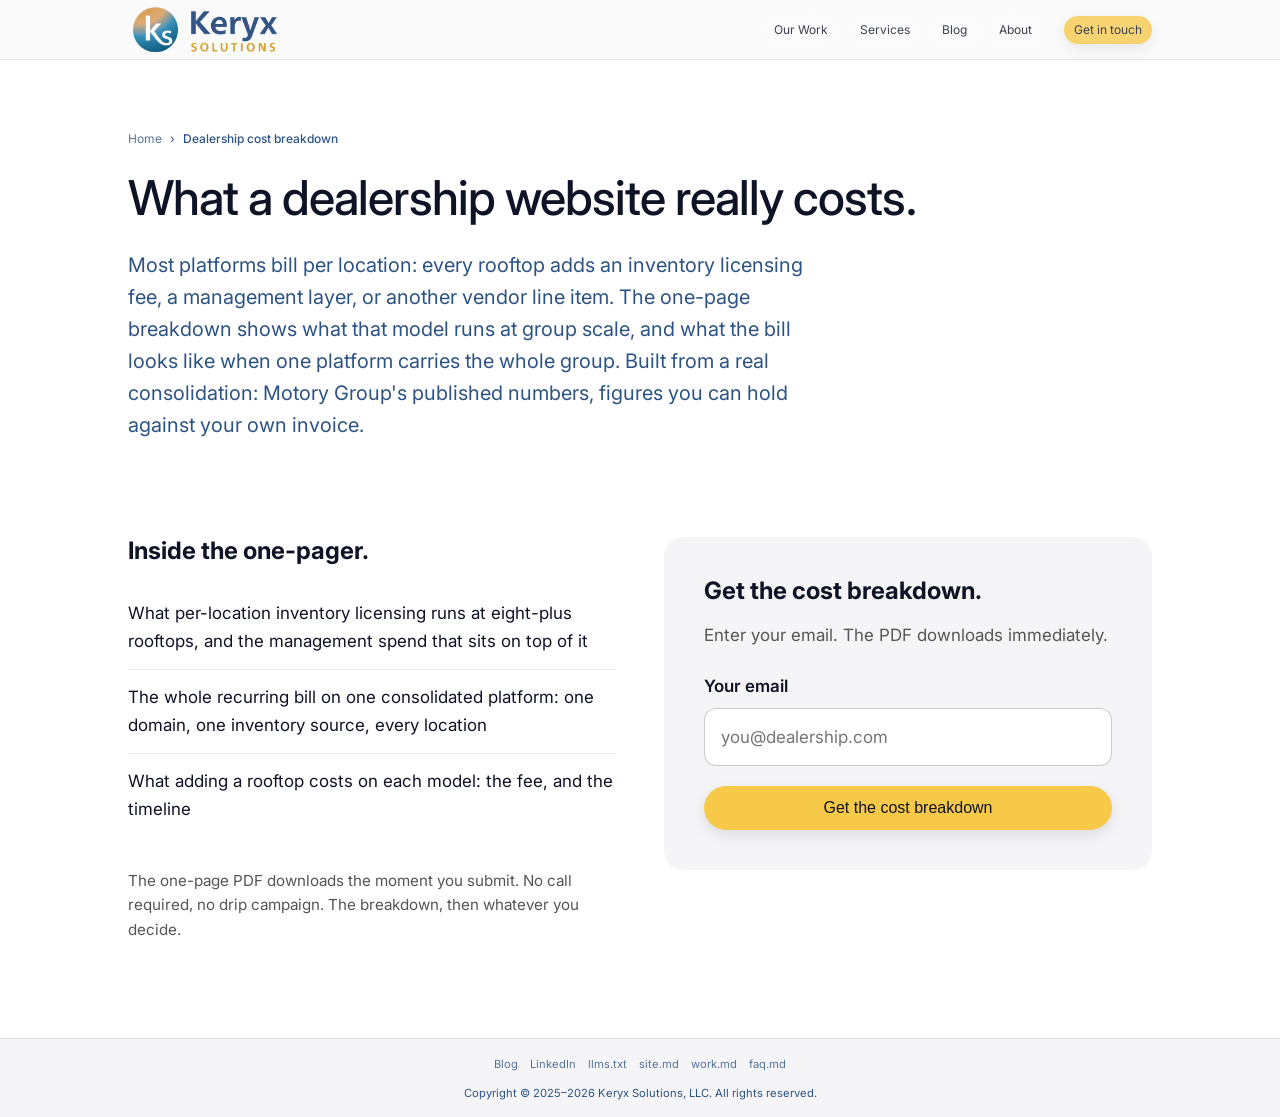
<file: cost-breakdown/index.html>
<!doctype html>
<html lang="en">
  <head>
    <!-- Google tag (gtag.js) -->
    <script
      async
      src="https://www.googletagmanager.com/gtag/js?id=G-6CN5X5ZJEK"
    ></script>
    <script>
      window.dataLayer = window.dataLayer || [];
      function gtag() {
        dataLayer.push(arguments);
      }
      gtag("js", new Date());
      gtag("config", "G-6CN5X5ZJEK");
    </script>
    <!-- End Google tag -->

    <meta charset="UTF-8" />
    <meta name="viewport" content="width=device-width, initial-scale=1.0" />
    <title>Dealership Website Cost Breakdown | Keryx Solutions</title>
    <meta
      name="title"
      content="Dealership Website Cost Breakdown | Keryx Solutions"
    />
    <meta
      name="description"
      content="A one-page breakdown of dealership website economics: per-location licensing versus one platform for the whole group: the real numbers from Motory Group's published case study. Instant download, no call required."
    />
    <meta
      name="robots"
      content="index,follow,max-image-preview:large,max-snippet:-1,max-video-preview:-1"
    />
    <meta
      property="og:title"
      content="Dealership Website Cost Breakdown | Keryx Solutions"
    />
    <meta
      property="og:description"
      content="Per-location licensing versus one platform for the whole group. The one-page cost breakdown, instant download."
    />
    <meta property="og:type" content="website" />
    <meta
      property="og:url"
      content="https://keryxsolutions.com/cost-breakdown/"
    />
    <meta
      property="og:image"
      content="https://keryxsolutions.com/resources/keryx-social-card.jpg"
    />
    <meta property="og:image:width" content="1200" />
    <meta property="og:image:height" content="630" />
    <meta
      property="og:image:alt"
      content="Keryx Solutions: dealership website cost breakdown"
    />
    <meta name="twitter:card" content="summary_large_image" />
    <meta
      name="twitter:title"
      content="Dealership Website Cost Breakdown | Keryx Solutions"
    />
    <meta
      name="twitter:description"
      content="Per-location licensing versus one platform for the whole group. The one-page cost breakdown, instant download."
    />
    <meta
      name="twitter:image"
      content="https://keryxsolutions.com/resources/keryx-social-card.jpg"
    />
    <meta
      name="twitter:image:alt"
      content="Keryx Solutions: dealership website cost breakdown"
    />
    <link rel="canonical" href="https://keryxsolutions.com/cost-breakdown/" />
    <link
      rel="sitemap"
      type="application/xml"
      href="https://keryxsolutions.com/sitemap.xml"
    />
    <link rel="preconnect" href="https://fonts.googleapis.com" />
    <link rel="preconnect" href="https://fonts.gstatic.com" crossorigin />
    <link
      href="https://fonts.googleapis.com/css2?family=Inter:wght@300..800&display=swap"
      rel="stylesheet"
    />
    <link rel="stylesheet" href="../index.css" />
    <script defer src="../main.js"></script>
    <style>
      /* Page-scoped component: the gated-form block. The shared index.css has
         no form components (this is the site's first form); keeping the styles
         here scopes the new surface to the page that introduces it. */
      .cost-hero {
        padding: 8rem 0 4rem;
      }
      .cost-hero .breadcrumb {
        margin-bottom: 1.25rem;
      }
      .cost-hero .body-large {
        max-width: 44rem;
        margin-top: 1.5rem;
      }
      .cost-body {
        padding: 2rem 0 6rem;
      }
      .cost-grid {
        display: grid;
        grid-template-columns: 1fr 1fr;
        gap: 3rem;
        align-items: start;
      }
      @media (max-width: 800px) {
        .cost-grid {
          grid-template-columns: 1fr;
        }
      }
      .cost-inside h2 {
        font-size: 1.5rem;
        line-height: 1.2;
        margin: 0 0 1.25rem;
      }
      .cost-inside ul {
        list-style: none;
        padding: 0;
        margin: 0 0 2rem;
      }
      .cost-inside li {
        padding: 0.9rem 0;
        border-bottom: 1px solid rgba(0, 0, 0, 0.08);
      }
      .cost-inside li:last-child {
        border-bottom: none;
      }
      .cost-delivery {
        color: #555;
        font-size: 0.95rem;
        line-height: 1.6;
      }
      .cost-form-card {
        background: #f5f5f7;
        border-radius: 1.25rem;
        padding: 2.5rem;
      }
      .cost-form-card h2 {
        font-size: 1.5rem;
        line-height: 1.2;
        margin: 0 0 1rem;
      }
      .cost-form-card > p {
        margin: 0 0 1.5rem;
        color: #555;
        line-height: 1.6;
      }
      .cost-form label {
        display: block;
        font-weight: 600;
        margin-bottom: 0.5rem;
      }
      .cost-form input[type="email"] {
        width: 100%;
        box-sizing: border-box;
        padding: 0.9rem 1rem;
        border: 1px solid rgba(0, 0, 0, 0.2);
        border-radius: 0.75rem;
        font: inherit;
        margin-bottom: 1.25rem;
      }
      .cost-form input[type="email"]:focus {
        outline: 2px solid var(--accent-gold);
        border-color: var(--accent-gold);
      }
      .cost-form .cta-button {
        width: 100%;
        justify-content: center;
        font-size: 1rem;
        padding: 0.8rem 1.5rem;
      }
      .cost-form .cta-button:disabled {
        opacity: 0.6;
        cursor: wait;
      }
      .form-note {
        margin: 1rem 0 0;
        font-size: 0.9rem;
        color: #555;
        text-align: center;
      }
      .form-error {
        margin: 1rem 0 0;
        font-size: 0.9rem;
        color: #a03030;
        text-align: center;
      }
      .form-success {
        border: 1px solid rgba(0, 0, 0, 0.12);
        border-radius: 0.75rem;
        padding: 2rem 1.5rem;
        text-align: center;
        color: #555;
        line-height: 1.6;
      }
      .form-success p {
        margin: 0 0 0.5rem;
      }
      .form-success p:last-child {
        margin-bottom: 0;
      }
      .form-success .cta-button {
        margin-top: 0.75rem;
      }
      .form-placeholder {
        border: 1px dashed rgba(0, 0, 0, 0.25);
        border-radius: 0.75rem;
        padding: 2rem 1.5rem;
        text-align: center;
        color: #555;
        line-height: 1.6;
      }
      .form-placeholder p {
        margin: 0 0 0.5rem;
      }
      .form-placeholder p:last-child {
        margin-bottom: 0;
      }
      @media (max-width: 600px) {
        .cost-hero {
          padding: 6rem 0 3rem;
        }
        .cost-form-card {
          padding: 1.75rem;
        }
      }
    </style>
    <script type="application/ld+json">
      {
        "@context": "https://schema.org",
        "@type": "BreadcrumbList",
        "itemListElement": [
          {
            "@type": "ListItem",
            "position": 1,
            "name": "Home",
            "item": "https://keryxsolutions.com/"
          },
          {
            "@type": "ListItem",
            "position": 2,
            "name": "Dealership cost breakdown",
            "item": "https://keryxsolutions.com/cost-breakdown/"
          }
        ]
      }
    </script>
  </head>

  <body>
    <a class="skip-link" href="#main-content">Skip to content</a>

    <!-- Header -->
    <header class="site-header">
      <div class="container header-container">
        <a href="../" class="logo" aria-label="Keryx Solutions home"
          ><img
            src="../resources/keryx-solutions.webp"
            alt="Keryx Solutions Logo"
            height="48"
        /></a>
        <nav aria-label="Primary">
          <ul>
            <li><a href="../#our-work">Our Work</a></li>
            <li><a href="../#services">Services</a></li>
            <li><a href="https://blog.keryxsolutions.com/">Blog</a></li>
            <li><a href="../#about">About</a></li>
            <li>
              <a
                href="https://calendar.google.com/calendar/appointments/schedules/AcZssZ0provwDCtwhRuWVBYv7zqlCAtBfIwdphMmIcWzKxAxITO9bumCJLOSNGH0M--MP_KLN8K9a6dv?gv=true"
                class="cta-button open-modal"
                >Get in touch</a
              >
            </li>
          </ul>
        </nav>
      </div>
    </header>

    <main id="main-content">
      <section class="cost-hero">
        <div class="container">
          <nav class="breadcrumb" aria-label="Breadcrumb">
            <a href="../">Home</a>
            <span aria-hidden="true">›</span>
            <span aria-current="page">Dealership cost breakdown</span>
          </nav>
          <h1 class="headline-large">
            What a dealership website really costs.
          </h1>
          <p class="body-large">
            Most platforms bill per location: every rooftop adds an inventory
            licensing fee, a management layer, or another vendor line item. The
            one-page breakdown shows what that model runs at group scale, and
            what the bill looks like when one platform carries the whole group.
            Built from a real consolidation: Motory Group's published numbers,
            figures you can hold against your own invoice.
          </p>
        </div>
      </section>

      <section class="cost-body">
        <div class="container">
          <div class="cost-grid">
            <div class="cost-inside">
              <h2>Inside the one-pager.</h2>
              <ul>
                <li>
                  What per-location inventory licensing runs at eight-plus
                  rooftops, and the management spend that sits on top of it
                </li>
                <li>
                  The whole recurring bill on one consolidated platform: one
                  domain, one inventory source, every location
                </li>
                <li>
                  What adding a rooftop costs on each model: the fee, and the
                  timeline
                </li>
              </ul>
              <p class="cost-delivery">
                The one-page PDF downloads the moment you submit. No call
                required, no drip campaign. The breakdown, then whatever you
                decide.
              </p>
            </div>
            <div class="cost-form-card">
              <h2>Get the cost breakdown.</h2>
              <p>Enter your email. The PDF downloads immediately.</p>
              <form
                id="cost-form"
                class="cost-form"
                method="POST"
                action="https://formspree.io/f/mljjvaby"
              >
                <input
                  type="hidden"
                  name="_subject"
                  value="Cost-breakdown download (keryxsolutions.com)"
                />
                <label for="cost-email">Your email</label>
                <input
                  id="cost-email"
                  type="email"
                  name="email"
                  required
                  autocomplete="email"
                  placeholder="you@dealership.com"
                />
                <button type="submit" class="cta-button">
                  Get the cost breakdown
                </button>
              </form>
              <div id="cost-form-error" class="form-error" hidden>
                Something went wrong sending that. Try again, or
                <a
                  class="open-modal"
                  href="https://calendar.google.com/calendar/appointments/schedules/AcZssZ0provwDCtwhRuWVBYv7zqlCAtBfIwdphMmIcWzKxAxITO9bumCJLOSNGH0M--MP_KLN8K9a6dv?gv=true"
                  >book a time to talk</a
                >.
              </div>
              <div id="cost-form-success" class="form-success" hidden>
                <p>
                  <strong
                    >Thanks. The cost breakdown is opening in a new tab.</strong
                  >
                </p>
                <p>
                  If nothing opened, view it here:
                  <a href="keryx-dealership-cost-breakdown.pdf"
                    >keryx-dealership-cost-breakdown.pdf</a
                  >
                </p>
              </div>
              <div id="cost-form-placeholder" class="form-placeholder" hidden>
                <p><strong>The request form is almost ready.</strong></p>
                <p>
                  This is where the sign-up form appears once it goes live.
                  Until then, you can
                  <a
                    class="open-modal"
                    href="https://calendar.google.com/calendar/appointments/schedules/AcZssZ0provwDCtwhRuWVBYv7zqlCAtBfIwdphMmIcWzKxAxITO9bumCJLOSNGH0M--MP_KLN8K9a6dv?gv=true"
                    >book a time to talk</a
                  >
                  and we'll send the breakdown directly.
                </p>
              </div>
            </div>
          </div>
        </div>
      </section>
    </main>

    <!-- Footer -->
    <footer class="site-footer">
      <div class="container">
        <div class="footer-content">
          <nav class="footer-links" aria-label="Site resources">
            <a href="https://blog.keryxsolutions.com/">Blog</a>
            <a href="https://www.linkedin.com/company/keryxsolutions/"
              >LinkedIn</a
            >
            <a href="../llms.txt">llms.txt</a>
            <a href="../site.md">site.md</a>
            <a href="../work.md">work.md</a>
            <a href="../faq.md">faq.md</a>
          </nav>
          <p>
            Copyright © 2025–2026 Keryx Solutions, LLC. All rights reserved.
          </p>
        </div>
      </div>
    </footer>

    <!-- Modal -->
    <div
      id="appointment-modal"
      class="modal"
      role="dialog"
      aria-modal="true"
      aria-labelledby="appointment-modal-title"
    >
      <div class="modal-content">
        <button
          type="button"
          class="close-modal"
          aria-label="Close scheduling dialog"
        >
          &times;
        </button>
        <div class="modal-body">
          <h2 id="appointment-modal-title" class="sr-only">
            Schedule a consultation with Keryx Solutions
          </h2>
          <!-- Google Calendar Appointment Scheduling begin -->
          <iframe
            data-src="https://calendar.google.com/calendar/appointments/schedules/AcZssZ0provwDCtwhRuWVBYv7zqlCAtBfIwdphMmIcWzKxAxITO9bumCJLOSNGH0M--MP_KLN8K9a6dv?gv=true"
            title="Schedule a consultation with Keryx Solutions"
            style="border: 0; vertical-align: bottom"
            width="100%"
            height="600"
            frameborder="0"
          ></iframe>
          <!-- end Google Calendar Appointment Scheduling -->
        </div>
      </div>
    </div>

    <!-- ============================================================
         FORMSPREE WIRING — the single wiring point for this page's form.
         The live form id is mljjvaby (set 2026-11-05). To point this page
         at a different Formspree form, change BOTH this constant and the
         form's action attribute above. The form posts natively without JS;
         with JS the submit is upgraded to an inline success state + the PDF
         opening in a new tab (keryx-dealership-cost-breakdown.pdf).
         ============================================================ -->
    <script>
      window.FORMSPREE_FORM_ID = "mljjvaby";
      (function () {
        var id = window.FORMSPREE_FORM_ID;
        var form = document.getElementById("cost-form");
        var placeholder = document.getElementById("cost-form-placeholder");
        if (!form) return;
        if (!id || id === "FORMSPREE_FORM_ID") {
          form.hidden = true;
          if (placeholder) placeholder.hidden = false;
          return;
        }
        form.action = "https://formspree.io/f/" + encodeURIComponent(id);
        form.addEventListener("submit", function (e) {
          e.preventDefault();
          var button = form.querySelector("button[type=submit]");
          var errorBox = document.getElementById("cost-form-error");
          var email = form.querySelector("input[type=email]");
          if (!email.value || !email.checkValidity()) {
            email.reportValidity();
            return;
          }
          button.disabled = true;
          button.textContent = "Sending…";
          if (errorBox) errorBox.hidden = true;
          fetch(form.action, {
            method: "POST",
            headers: { Accept: "application/json" },
            body: new FormData(form),
          })
            .then(function (res) {
              if (!res.ok) throw new Error("formspree " + res.status);
              form.hidden = true;
              var success = document.getElementById("cost-form-success");
              if (success) success.hidden = false;
              // New tab keeps the visitor on this page; if a popup blocker
              // intervenes, the success card's view-it-here link is the fallback.
              window.open(
                "keryx-dealership-cost-breakdown.pdf",
                "_blank",
                "noopener",
              );
            })
            .catch(function () {
              button.disabled = false;
              button.textContent = "Get the cost breakdown";
              if (errorBox) errorBox.hidden = false;
            });
        });
      })();
    </script>
  </body>
</html>
</file>
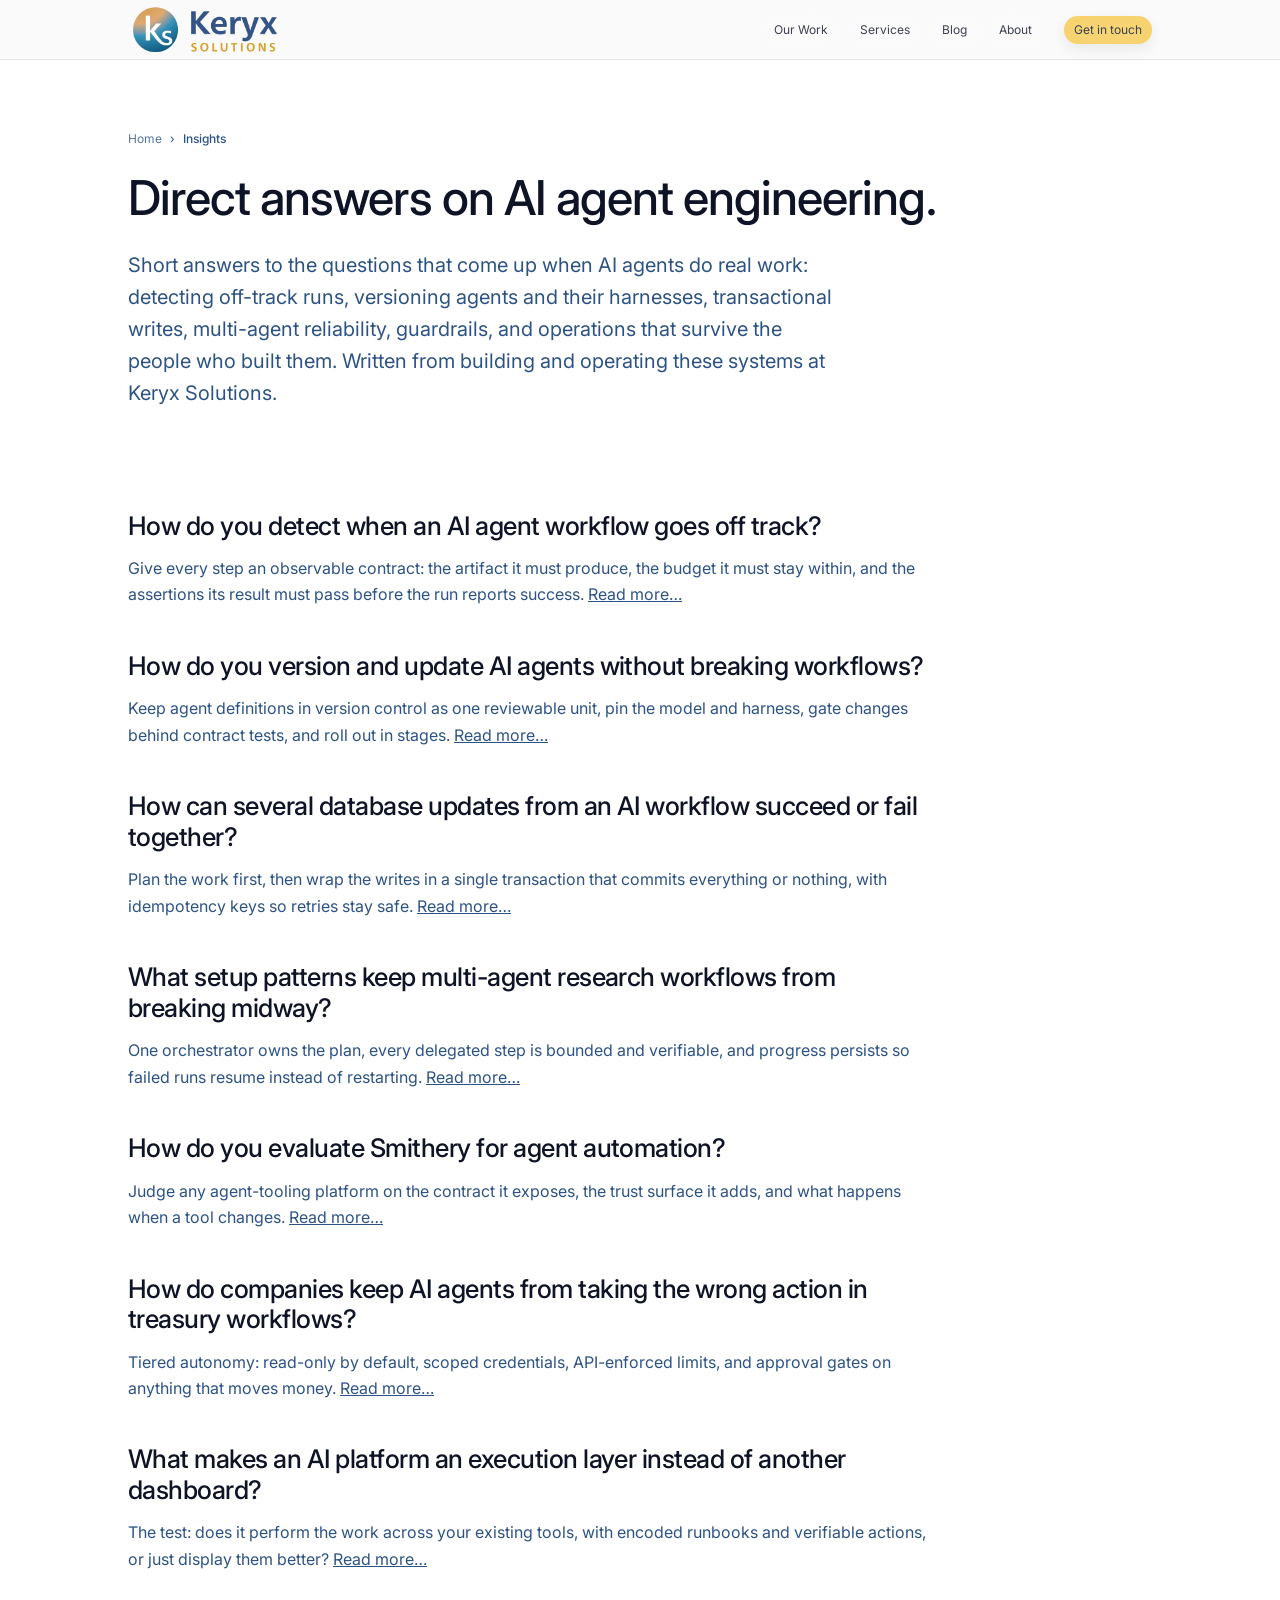
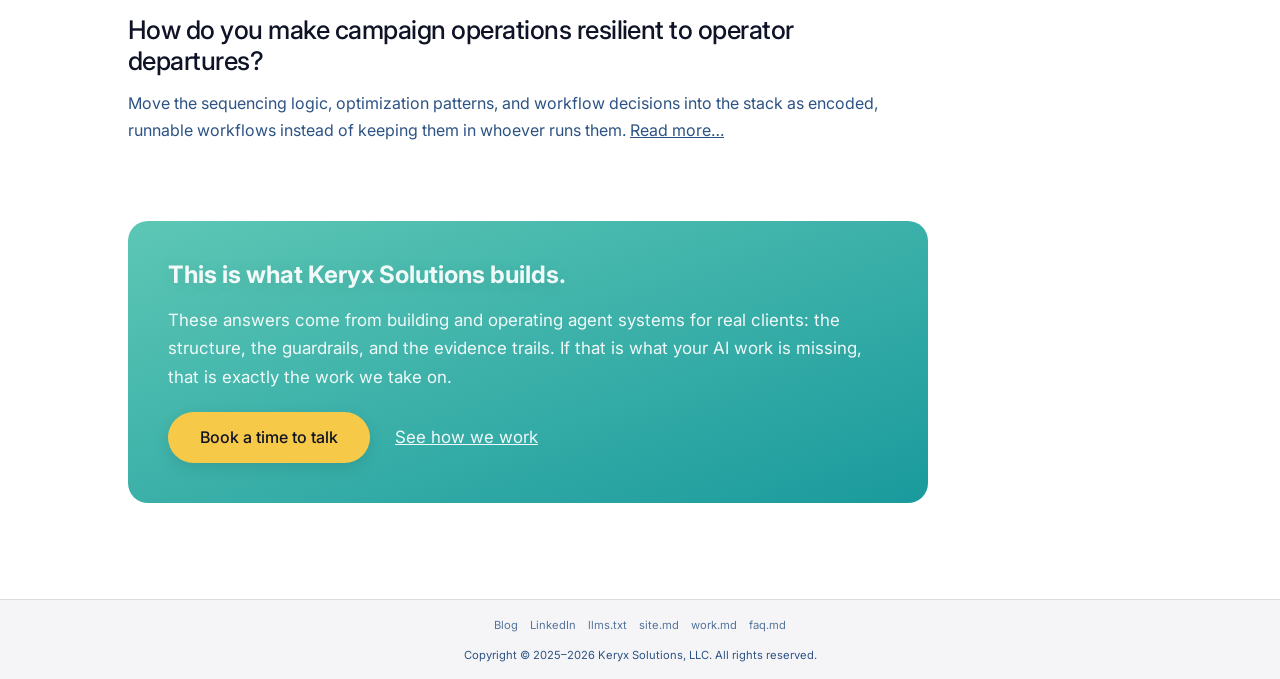
<file: insights/index.html>
<!doctype html>
<html lang="en">
  <head>
    <!-- Google tag (gtag.js) -->
    <script
      async
      src="https://www.googletagmanager.com/gtag/js?id=G-6CN5X5ZJEK"
    ></script>
    <script>
      window.dataLayer = window.dataLayer || [];
      function gtag() {
        dataLayer.push(arguments);
      }
      gtag("js", new Date());
      gtag("config", "G-6CN5X5ZJEK");
    </script>
    <!-- End Google tag -->

    <meta charset="UTF-8" />
    <meta name="viewport" content="width=device-width, initial-scale=1.0" />
    <title>AI Agent Engineering Insights | Keryx Solutions</title>
    <meta
      name="title"
      content="AI Agent Engineering Insights | Keryx Solutions"
    />
    <meta
      name="description"
      content="Direct answers to practical AI agent questions: detecting off-track workflows, versioning agents and harnesses, atomic database writes, multi-agent reliability, guardrails, and execution layers."
    />
    <meta
      name="robots"
      content="index,follow,max-image-preview:large,max-snippet:-1,max-video-preview:-1"
    />
    <meta
      property="og:title"
      content="AI Agent Engineering Insights | Keryx Solutions"
    />
    <meta
      property="og:description"
      content="Short direct answers to the questions that come up when AI agents do real work, from building and operating them."
    />
    <meta property="og:type" content="website" />
    <meta property="og:url" content="https://keryxsolutions.com/insights/" />
    <meta
      property="og:image"
      content="https://keryxsolutions.com/resources/keryx-social-card.jpg"
    />
    <meta property="og:image:width" content="1200" />
    <meta property="og:image:height" content="630" />
    <meta
      property="og:image:alt"
      content="Keryx Solutions: AI agent engineering insights"
    />
    <meta name="twitter:card" content="summary_large_image" />
    <meta
      name="twitter:title"
      content="AI Agent Engineering Insights | Keryx Solutions"
    />
    <meta
      name="twitter:description"
      content="Short direct answers to the questions that come up when AI agents do real work, from building and operating them."
    />
    <meta
      name="twitter:image"
      content="https://keryxsolutions.com/resources/keryx-social-card.jpg"
    />
    <meta
      name="twitter:image:alt"
      content="Keryx Solutions: AI agent engineering insights"
    />
    <link rel="canonical" href="https://keryxsolutions.com/insights/" />
    <link
      rel="sitemap"
      type="application/xml"
      href="https://keryxsolutions.com/sitemap.xml"
    />
    <link rel="preconnect" href="https://fonts.googleapis.com" />
    <link rel="preconnect" href="https://fonts.gstatic.com" crossorigin />
    <link
      href="https://fonts.googleapis.com/css2?family=Inter:wght@300..800&display=swap"
      rel="stylesheet"
    />
    <link rel="stylesheet" href="../index.css" />
    <script defer src="../main.js"></script>
    <script type="application/ld+json">
      {
        "@context": "https://schema.org",
        "@type": "BreadcrumbList",
        "itemListElement": [
          {
            "@type": "ListItem",
            "position": 1,
            "name": "Home",
            "item": "https://keryxsolutions.com/"
          },
          {
            "@type": "ListItem",
            "position": 2,
            "name": "Insights",
            "item": "https://keryxsolutions.com/insights/"
          }
        ]
      }
    </script>
    <style>
      /* Page-scoped: hub items diverge from the FAQ cards: linked question
         headings, no disclosure toggle; the FAQ typographic rhythm stays. */
      .insight-article {
        max-width: 50rem;
      }

      .insight-article .insight-index-item {
        padding: 1.35rem 0;
      }

      .insight-article .insight-index-question {
        font-size: clamp(1.15rem, 2.4vw, 1.6rem);
        font-weight: 500;
        line-height: 1.2;
        letter-spacing: -0.02em;
        margin: 0;
      }

      .insight-article .insight-index-question a {
        color: var(--text-primary);
      }

      .insight-article .insight-index-question a {
        text-decoration: none;
      }

      .insight-article .insight-index-question a:hover {
        text-decoration: underline;
      }

      .insight-article .insight-index-answer {
        color: var(--text-secondary);
        font-size: var(--font-size-md);
        line-height: 1.65;
        margin: 0.85rem 0 0;
        max-width: 52rem;
      }
    </style>
  </head>

  <body>
    <a class="skip-link" href="#main-content">Skip to content</a>

    <!-- Header -->
    <header class="site-header">
      <div class="container header-container">
        <a href="../" class="logo" aria-label="Keryx Solutions home"
          ><img
            src="../resources/keryx-solutions.webp"
            alt="Keryx Solutions Logo"
            height="48"
        /></a>
        <nav aria-label="Primary">
          <ul>
            <li><a href="../#our-work">Our Work</a></li>
            <li><a href="../#services">Services</a></li>
            <li><a href="https://blog.keryxsolutions.com/">Blog</a></li>
            <li><a href="../#about">About</a></li>
            <li>
              <a
                href="https://calendar.google.com/calendar/appointments/schedules/AcZssZ0provwDCtwhRuWVBYv7zqlCAtBfIwdphMmIcWzKxAxITO9bumCJLOSNGH0M--MP_KLN8K9a6dv?gv=true"
                class="cta-button open-modal"
                >Get in touch</a
              >
            </li>
          </ul>
        </nav>
      </div>
    </header>

    <main id="main-content">
      <section class="insight-hero">
        <div class="container">
          <nav class="breadcrumb" aria-label="Breadcrumb">
            <a href="../">Home</a>
            <span aria-hidden="true">›</span>
            <span aria-current="page">Insights</span>
          </nav>
          <h1 class="headline-large">
            Direct answers on AI agent engineering.
          </h1>
          <p class="body-large">
            Short answers to the questions that come up when AI agents do real
            work: detecting off-track runs, versioning agents and their
            harnesses, transactional writes, multi-agent reliability,
            guardrails, and operations that survive the people who built them.
            Written from building and operating these systems at Keryx
            Solutions.
          </p>
        </div>
      </section>

      <section class="insight-body">
        <div class="container">
          <div class="insight-article">
            <div class="insight-index-list">
              <article class="insight-index-item">
                <h2 class="insight-index-question">
                  <a href="detect-off-track-ai-agent-workflows/"
                    >How do you detect when an AI agent workflow goes off
                    track?</a
                  >
                </h2>
                <p class="insight-index-answer">
                  Give every step an observable contract: the artifact it must
                  produce, the budget it must stay within, and the assertions
                  its result must pass before the run reports success.
                  <a
                    href="detect-off-track-ai-agent-workflows/"
                    class="insight-index-more"
                    >Read more…</a
                  >
                </p>
              </article>
              <article class="insight-index-item">
                <h2 class="insight-index-question">
                  <a href="version-ai-agents-without-breaking-workflows/"
                    >How do you version and update AI agents without breaking
                    workflows?</a
                  >
                </h2>
                <p class="insight-index-answer">
                  Keep agent definitions in version control as one reviewable
                  unit, pin the model and harness, gate changes behind contract
                  tests, and roll out in stages.
                  <a
                    href="version-ai-agents-without-breaking-workflows/"
                    class="insight-index-more"
                    >Read more…</a
                  >
                </p>
              </article>
              <article class="insight-index-item">
                <h2 class="insight-index-question">
                  <a href="database-updates-succeed-or-fail-together/"
                    >How can several database updates from an AI workflow
                    succeed or fail together?</a
                  >
                </h2>
                <p class="insight-index-answer">
                  Plan the work first, then wrap the writes in a single
                  transaction that commits everything or nothing, with
                  idempotency keys so retries stay safe.
                  <a
                    href="database-updates-succeed-or-fail-together/"
                    class="insight-index-more"
                    >Read more…</a
                  >
                </p>
              </article>
              <article class="insight-index-item">
                <h2 class="insight-index-question">
                  <a href="reliable-multi-agent-research-workflows/"
                    >What setup patterns keep multi-agent research workflows
                    from breaking midway?</a
                  >
                </h2>
                <p class="insight-index-answer">
                  One orchestrator owns the plan, every delegated step is
                  bounded and verifiable, and progress persists so failed runs
                  resume instead of restarting.
                  <a
                    href="reliable-multi-agent-research-workflows/"
                    class="insight-index-more"
                    >Read more…</a
                  >
                </p>
              </article>
              <article class="insight-index-item">
                <h2 class="insight-index-question">
                  <a href="evaluate-smithery-agent-automation/"
                    >How do you evaluate Smithery for agent automation?</a
                  >
                </h2>
                <p class="insight-index-answer">
                  Judge any agent-tooling platform on the contract it exposes,
                  the trust surface it adds, and what happens when a tool
                  changes.
                  <a
                    href="evaluate-smithery-agent-automation/"
                    class="insight-index-more"
                    >Read more…</a
                  >
                </p>
              </article>
              <article class="insight-index-item">
                <h2 class="insight-index-question">
                  <a href="treasury-ai-agent-guardrails/"
                    >How do companies keep AI agents from taking the wrong
                    action in treasury workflows?</a
                  >
                </h2>
                <p class="insight-index-answer">
                  Tiered autonomy: read-only by default, scoped credentials,
                  API-enforced limits, and approval gates on anything that moves
                  money.
                  <a
                    href="treasury-ai-agent-guardrails/"
                    class="insight-index-more"
                    >Read more…</a
                  >
                </p>
              </article>
              <article class="insight-index-item">
                <h2 class="insight-index-question">
                  <a href="ai-execution-layer-not-a-dashboard/"
                    >What makes an AI platform an execution layer instead of
                    another dashboard?</a
                  >
                </h2>
                <p class="insight-index-answer">
                  The test: does it perform the work across your existing tools,
                  with encoded runbooks and verifiable actions, or just display
                  them better?
                  <a
                    href="ai-execution-layer-not-a-dashboard/"
                    class="insight-index-more"
                    >Read more…</a
                  >
                </p>
              </article>
              <article class="insight-index-item">
                <h2 class="insight-index-question">
                  <a href="campaign-operations-resilient-to-departures/"
                    >How do you make campaign operations resilient to operator
                    departures?</a
                  >
                </h2>
                <p class="insight-index-answer">
                  Move the sequencing logic, optimization patterns, and workflow
                  decisions into the stack as encoded, runnable workflows
                  instead of keeping them in whoever runs them.
                  <a
                    href="campaign-operations-resilient-to-departures/"
                    class="insight-index-more"
                    >Read more…</a
                  >
                </p>
              </article>
            </div>

            <div class="insight-cta">
              <h2>This is what Keryx Solutions builds.</h2>
              <p>
                These answers come from building and operating agent systems for
                real clients: the structure, the guardrails, and the evidence
                trails. If that is what your AI work is missing, that is exactly
                the work we take on.
              </p>
              <p>
                <a
                  class="cta-button open-modal"
                  href="https://calendar.google.com/calendar/appointments/schedules/AcZssZ0provwDCtwhRuWVBYv7zqlCAtBfIwdphMmIcWzKxAxITO9bumCJLOSNGH0M--MP_KLN8K9a6dv?gv=true"
                  >Book a time to talk</a
                >
                <a href="../#services">See how we work</a>
              </p>
            </div>
          </div>
        </div>
      </section>
    </main>

    <!-- Footer -->
    <footer class="site-footer">
      <div class="container">
        <div class="footer-content">
          <nav class="footer-links" aria-label="Site resources">
            <a href="https://blog.keryxsolutions.com/">Blog</a>
            <a href="https://www.linkedin.com/company/keryxsolutions/"
              >LinkedIn</a
            >
            <a href="../llms.txt">llms.txt</a>
            <a href="../site.md">site.md</a>
            <a href="../work.md">work.md</a>
            <a href="../faq.md">faq.md</a>
          </nav>
          <p>
            Copyright © 2025–2026 Keryx Solutions, LLC. All rights reserved.
          </p>
        </div>
      </div>
    </footer>

    <!-- Modal -->
    <div
      id="appointment-modal"
      class="modal"
      role="dialog"
      aria-modal="true"
      aria-labelledby="appointment-modal-title"
    >
      <div class="modal-content">
        <button
          type="button"
          class="close-modal"
          aria-label="Close scheduling dialog"
        >
          &times;
        </button>
        <div class="modal-body">
          <h2 id="appointment-modal-title" class="sr-only">
            Schedule a consultation with Keryx Solutions
          </h2>
          <!-- Google Calendar Appointment Scheduling begin -->
          <iframe
            data-src="https://calendar.google.com/calendar/appointments/schedules/AcZssZ0provwDCtwhRuWVBYv7zqlCAtBfIwdphMmIcWzKxAxITO9bumCJLOSNGH0M--MP_KLN8K9a6dv?gv=true"
            title="Schedule a consultation with Keryx Solutions"
            style="border: 0; vertical-align: bottom"
            width="100%"
            height="600"
            frameborder="0"
          ></iframe>
          <!-- end Google Calendar Appointment Scheduling -->
        </div>
      </div>
    </div>
  </body>
</html>
</file>
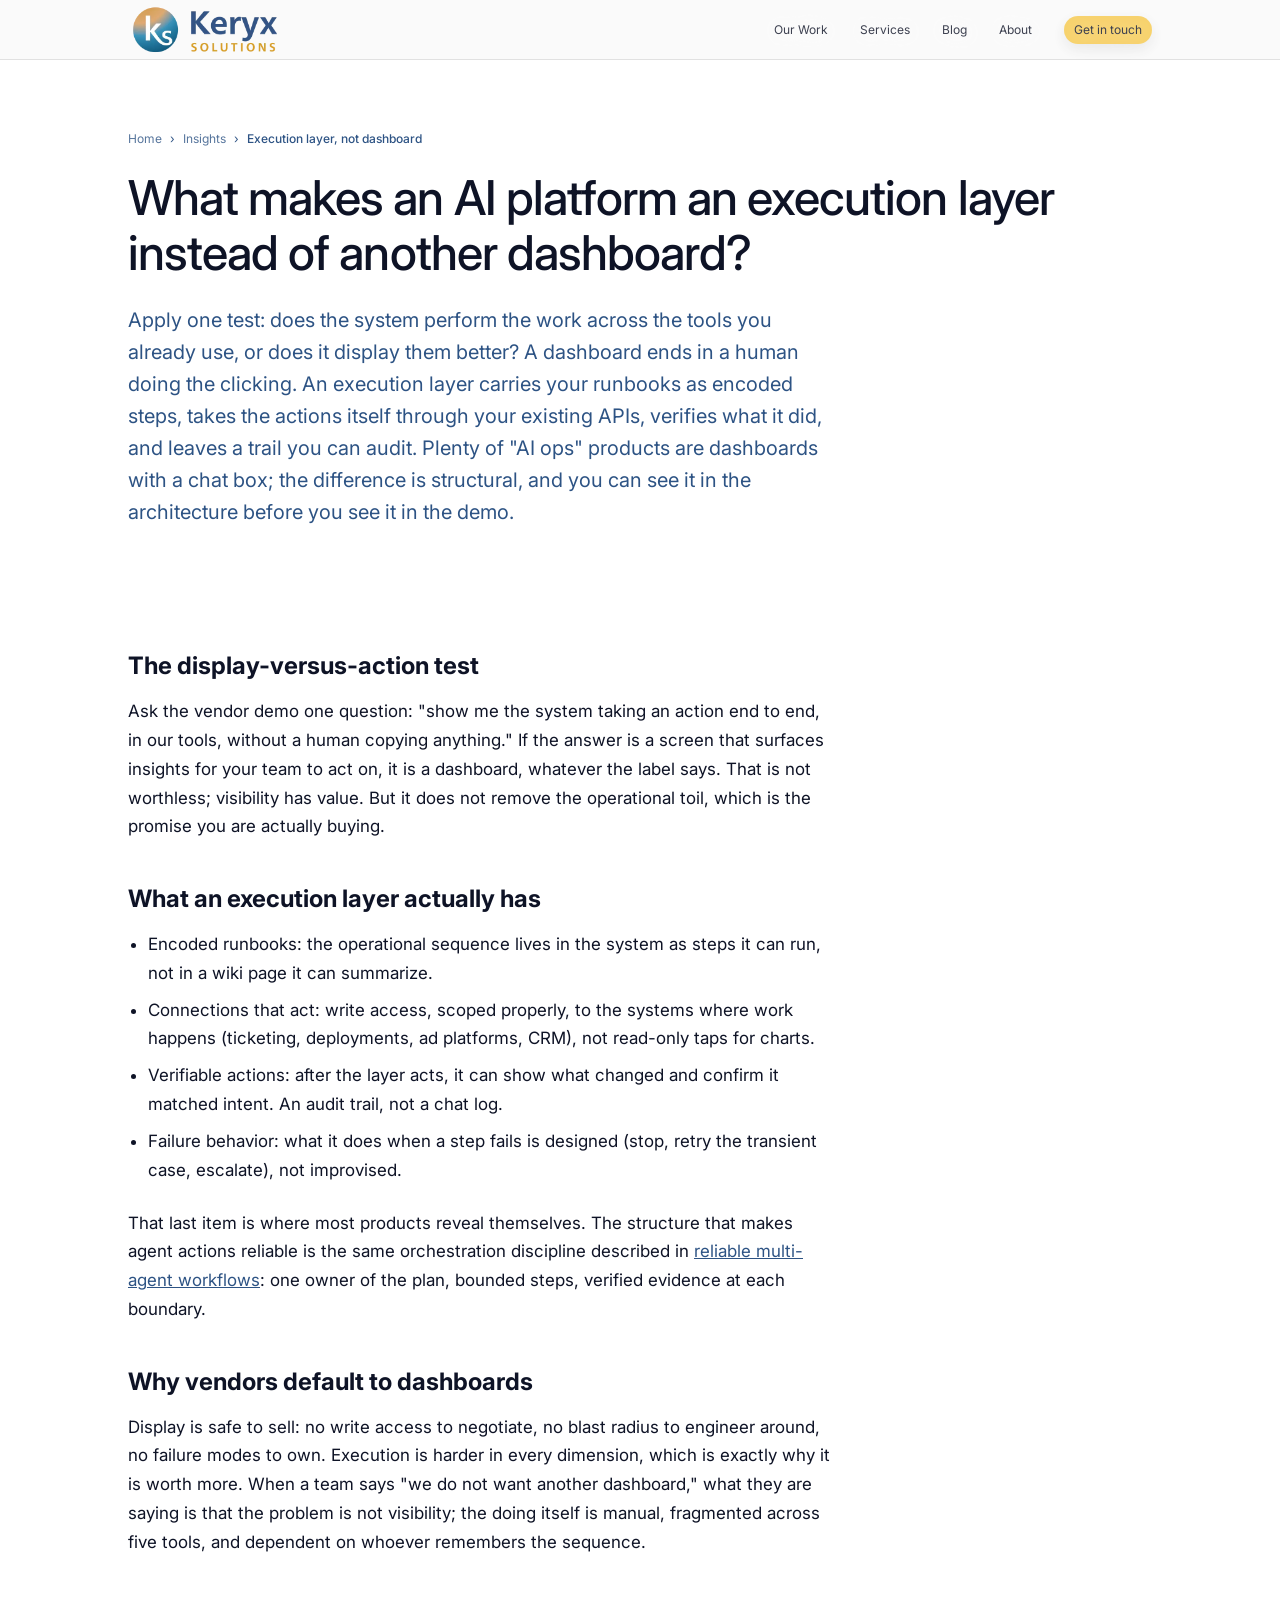
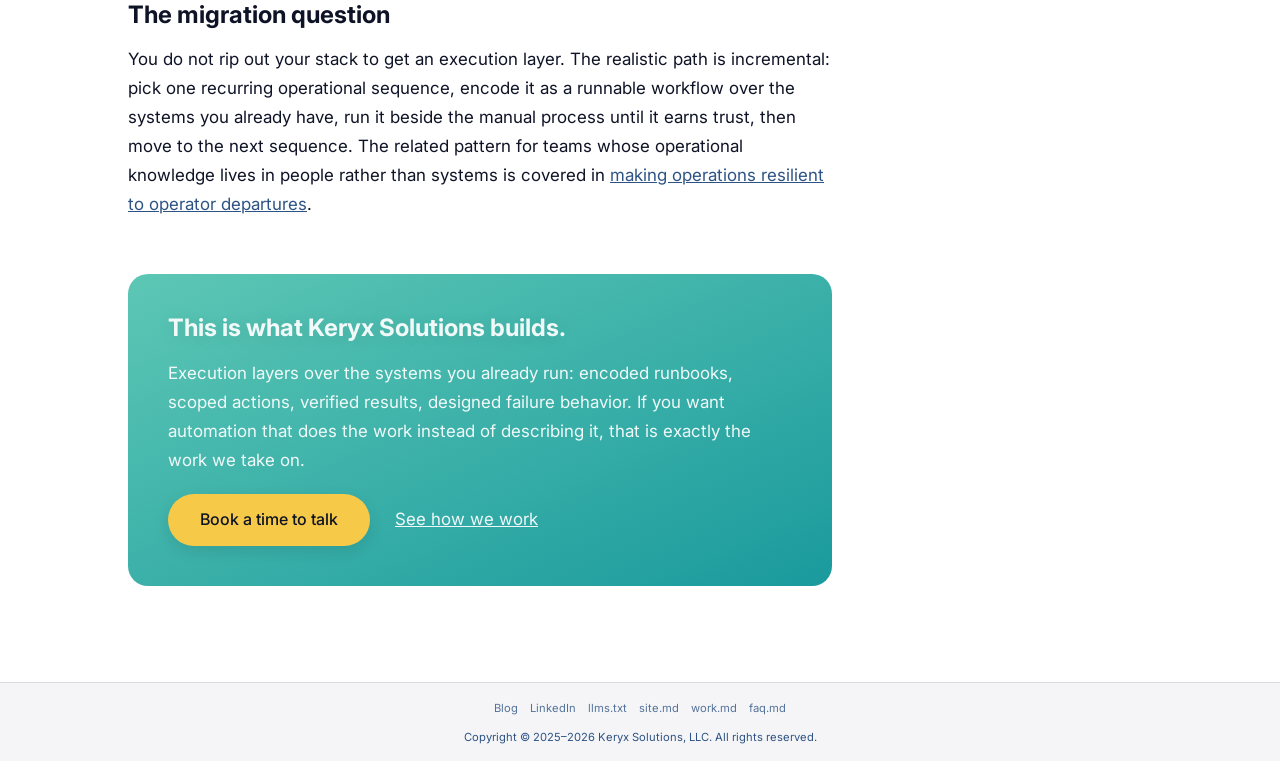
<file: insights/ai-execution-layer-not-a-dashboard/index.html>
<!doctype html>
<html lang="en">
  <head>
    <!-- Google tag (gtag.js) -->
    <script
      async
      src="https://www.googletagmanager.com/gtag/js?id=G-6CN5X5ZJEK"
    ></script>
    <script>
      window.dataLayer = window.dataLayer || [];
      function gtag() {
        dataLayer.push(arguments);
      }
      gtag("js", new Date());
      gtag("config", "G-6CN5X5ZJEK");
    </script>
    <!-- End Google tag -->

    <meta charset="UTF-8" />
    <meta name="viewport" content="width=device-width, initial-scale=1.0" />
    <title>
      An AI Execution Layer, Not Another Dashboard | Keryx Solutions
    </title>
    <meta
      name="title"
      content="An AI Execution Layer, Not Another Dashboard | Keryx Solutions"
    />
    <meta
      name="description"
      content="A dashboard shows you the work; an execution layer does it. The difference is whether the system acts across the tools you already use, with encoded runbooks and verifiable actions."
    />
    <meta
      name="robots"
      content="index,follow,max-image-preview:large,max-snippet:-1,max-video-preview:-1"
    />
    <meta
      property="og:title"
      content="An AI Execution Layer, Not Another Dashboard | Keryx Solutions"
    />
    <meta
      property="og:description"
      content="The test: does the platform act across your existing systems, or just display them? Execution layers carry encoded runbooks and verifiable actions."
    />
    <meta property="og:type" content="website" />
    <meta
      property="og:url"
      content="https://keryxsolutions.com/insights/ai-execution-layer-not-a-dashboard/"
    />
    <meta
      property="og:image"
      content="https://keryxsolutions.com/resources/keryx-social-card.jpg"
    />
    <meta property="og:image:width" content="1200" />
    <meta property="og:image:height" content="630" />
    <meta
      property="og:image:alt"
      content="Keryx Solutions: an AI execution layer, not another dashboard"
    />
    <meta name="twitter:card" content="summary_large_image" />
    <meta
      name="twitter:title"
      content="An AI Execution Layer, Not Another Dashboard | Keryx Solutions"
    />
    <meta
      name="twitter:description"
      content="The test: does the platform act across your existing systems, or just display them? Execution layers carry encoded runbooks and verifiable actions."
    />
    <meta
      name="twitter:image"
      content="https://keryxsolutions.com/resources/keryx-social-card.jpg"
    />
    <meta
      name="twitter:image:alt"
      content="Keryx Solutions: an AI execution layer, not another dashboard"
    />
    <link
      rel="canonical"
      href="https://keryxsolutions.com/insights/ai-execution-layer-not-a-dashboard/"
    />
    <link
      rel="sitemap"
      type="application/xml"
      href="https://keryxsolutions.com/sitemap.xml"
    />
    <link rel="preconnect" href="https://fonts.googleapis.com" />
    <link rel="preconnect" href="https://fonts.gstatic.com" crossorigin />
    <link
      href="https://fonts.googleapis.com/css2?family=Inter:wght@300..800&display=swap"
      rel="stylesheet"
    />
    <link rel="stylesheet" href="../../index.css" />
    <script defer src="../../main.js"></script>
    <script type="application/ld+json">
      {
        "@context": "https://schema.org",
        "@type": "BreadcrumbList",
        "itemListElement": [
          {
            "@type": "ListItem",
            "position": 1,
            "name": "Home",
            "item": "https://keryxsolutions.com/"
          },
          {
            "@type": "ListItem",
            "position": 2,
            "name": "Insights",
            "item": "https://keryxsolutions.com/insights/"
          },
          {
            "@type": "ListItem",
            "position": 3,
            "name": "Execution layer, not dashboard",
            "item": "https://keryxsolutions.com/insights/ai-execution-layer-not-a-dashboard/"
          }
        ]
      }
    </script>
  </head>

  <body>
    <a class="skip-link" href="#main-content">Skip to content</a>

    <!-- Header -->
    <header class="site-header">
      <div class="container header-container">
        <a href="../../" class="logo" aria-label="Keryx Solutions home"
          ><img
            src="../../resources/keryx-solutions.webp"
            alt="Keryx Solutions Logo"
            height="48"
        /></a>
        <nav aria-label="Primary">
          <ul>
            <li><a href="../../#our-work">Our Work</a></li>
            <li><a href="../../#services">Services</a></li>
            <li><a href="https://blog.keryxsolutions.com/">Blog</a></li>
            <li><a href="../../#about">About</a></li>
            <li>
              <a
                href="https://calendar.google.com/calendar/appointments/schedules/AcZssZ0provwDCtwhRuWVBYv7zqlCAtBfIwdphMmIcWzKxAxITO9bumCJLOSNGH0M--MP_KLN8K9a6dv?gv=true"
                class="cta-button open-modal"
                >Get in touch</a
              >
            </li>
          </ul>
        </nav>
      </div>
    </header>

    <main id="main-content">
      <section class="insight-hero">
        <div class="container">
          <nav class="breadcrumb" aria-label="Breadcrumb">
            <a href="../../">Home</a>
            <span aria-hidden="true">›</span>
            <a href="../">Insights</a>
            <span aria-hidden="true">›</span>
            <span aria-current="page">Execution layer, not dashboard</span>
          </nav>
          <h1 class="headline-large">
            What makes an AI platform an execution layer instead of another
            dashboard?
          </h1>
          <p class="body-large">
            Apply one test: does the system perform the work across the tools
            you already use, or does it display them better? A dashboard ends in
            a human doing the clicking. An execution layer carries your runbooks
            as encoded steps, takes the actions itself through your existing
            APIs, verifies what it did, and leaves a trail you can audit. Plenty
            of "AI ops" products are dashboards with a chat box; the difference
            is structural, and you can see it in the architecture before you see
            it in the demo.
          </p>
        </div>
      </section>

      <section class="insight-body">
        <div class="container">
          <article class="insight-article">
            <h2>The display-versus-action test</h2>
            <p>
              Ask the vendor demo one question: "show me the system taking an
              action end to end, in our tools, without a human copying
              anything." If the answer is a screen that surfaces insights for
              your team to act on, it is a dashboard, whatever the label says.
              That is not worthless; visibility has value. But it does not
              remove the operational toil, which is the promise you are actually
              buying.
            </p>

            <h2>What an execution layer actually has</h2>
            <ul>
              <li>
                Encoded runbooks: the operational sequence lives in the system
                as steps it can run, not in a wiki page it can summarize.
              </li>
              <li>
                Connections that act: write access, scoped properly, to the
                systems where work happens (ticketing, deployments, ad
                platforms, CRM), not read-only taps for charts.
              </li>
              <li>
                Verifiable actions: after the layer acts, it can show what
                changed and confirm it matched intent. An audit trail, not a
                chat log.
              </li>
              <li>
                Failure behavior: what it does when a step fails is designed
                (stop, retry the transient case, escalate), not improvised.
              </li>
            </ul>
            <p>
              That last item is where most products reveal themselves. The
              structure that makes agent actions reliable is the same
              orchestration discipline described in
              <a href="../reliable-multi-agent-research-workflows/"
                >reliable multi-agent workflows</a
              >: one owner of the plan, bounded steps, verified evidence at each
              boundary.
            </p>

            <h2>Why vendors default to dashboards</h2>
            <p>
              Display is safe to sell: no write access to negotiate, no blast
              radius to engineer around, no failure modes to own. Execution is
              harder in every dimension, which is exactly why it is worth more.
              When a team says "we do not want another dashboard," what they are
              saying is that the problem is not visibility; the doing itself is
              manual, fragmented across five tools, and dependent on whoever
              remembers the sequence.
            </p>

            <h2>The migration question</h2>
            <p>
              You do not rip out your stack to get an execution layer. The
              realistic path is incremental: pick one recurring operational
              sequence, encode it as a runnable workflow over the systems you
              already have, run it beside the manual process until it earns
              trust, then move to the next sequence. The related pattern for
              teams whose operational knowledge lives in people rather than
              systems is covered in
              <a href="../campaign-operations-resilient-to-departures/"
                >making operations resilient to operator departures</a
              >.
            </p>

            <div class="insight-cta">
              <h2>This is what Keryx Solutions builds.</h2>
              <p>
                Execution layers over the systems you already run: encoded
                runbooks, scoped actions, verified results, designed failure
                behavior. If you want automation that does the work instead of
                describing it, that is exactly the work we take on.
              </p>
              <p>
                <a
                  class="cta-button open-modal"
                  href="https://calendar.google.com/calendar/appointments/schedules/AcZssZ0provwDCtwhRuWVBYv7zqlCAtBfIwdphMmIcWzKxAxITO9bumCJLOSNGH0M--MP_KLN8K9a6dv?gv=true"
                  >Book a time to talk</a
                >
                <a href="../../#services">See how we work</a>
              </p>
            </div>
          </article>
        </div>
      </section>
    </main>

    <!-- Footer -->
    <footer class="site-footer">
      <div class="container">
        <div class="footer-content">
          <nav class="footer-links" aria-label="Site resources">
            <a href="https://blog.keryxsolutions.com/">Blog</a>
            <a href="https://www.linkedin.com/company/keryxsolutions/"
              >LinkedIn</a
            >
            <a href="../../llms.txt">llms.txt</a>
            <a href="../../site.md">site.md</a>
            <a href="../../work.md">work.md</a>
            <a href="../../faq.md">faq.md</a>
          </nav>
          <p>
            Copyright © 2025–2026 Keryx Solutions, LLC. All rights reserved.
          </p>
        </div>
      </div>
    </footer>

    <!-- Modal -->
    <div
      id="appointment-modal"
      class="modal"
      role="dialog"
      aria-modal="true"
      aria-labelledby="appointment-modal-title"
    >
      <div class="modal-content">
        <button
          type="button"
          class="close-modal"
          aria-label="Close scheduling dialog"
        >
          &times;
        </button>
        <div class="modal-body">
          <h2 id="appointment-modal-title" class="sr-only">
            Schedule a consultation with Keryx Solutions
          </h2>
          <!-- Google Calendar Appointment Scheduling begin -->
          <iframe
            data-src="https://calendar.google.com/calendar/appointments/schedules/AcZssZ0provwDCtwhRuWVBYv7zqlCAtBfIwdphMmIcWzKxAxITO9bumCJLOSNGH0M--MP_KLN8K9a6dv?gv=true"
            title="Schedule a consultation with Keryx Solutions"
            style="border: 0; vertical-align: bottom"
            width="100%"
            height="600"
            frameborder="0"
          ></iframe>
          <!-- end Google Calendar Appointment Scheduling -->
        </div>
      </div>
    </div>
  </body>
</html>
</file>
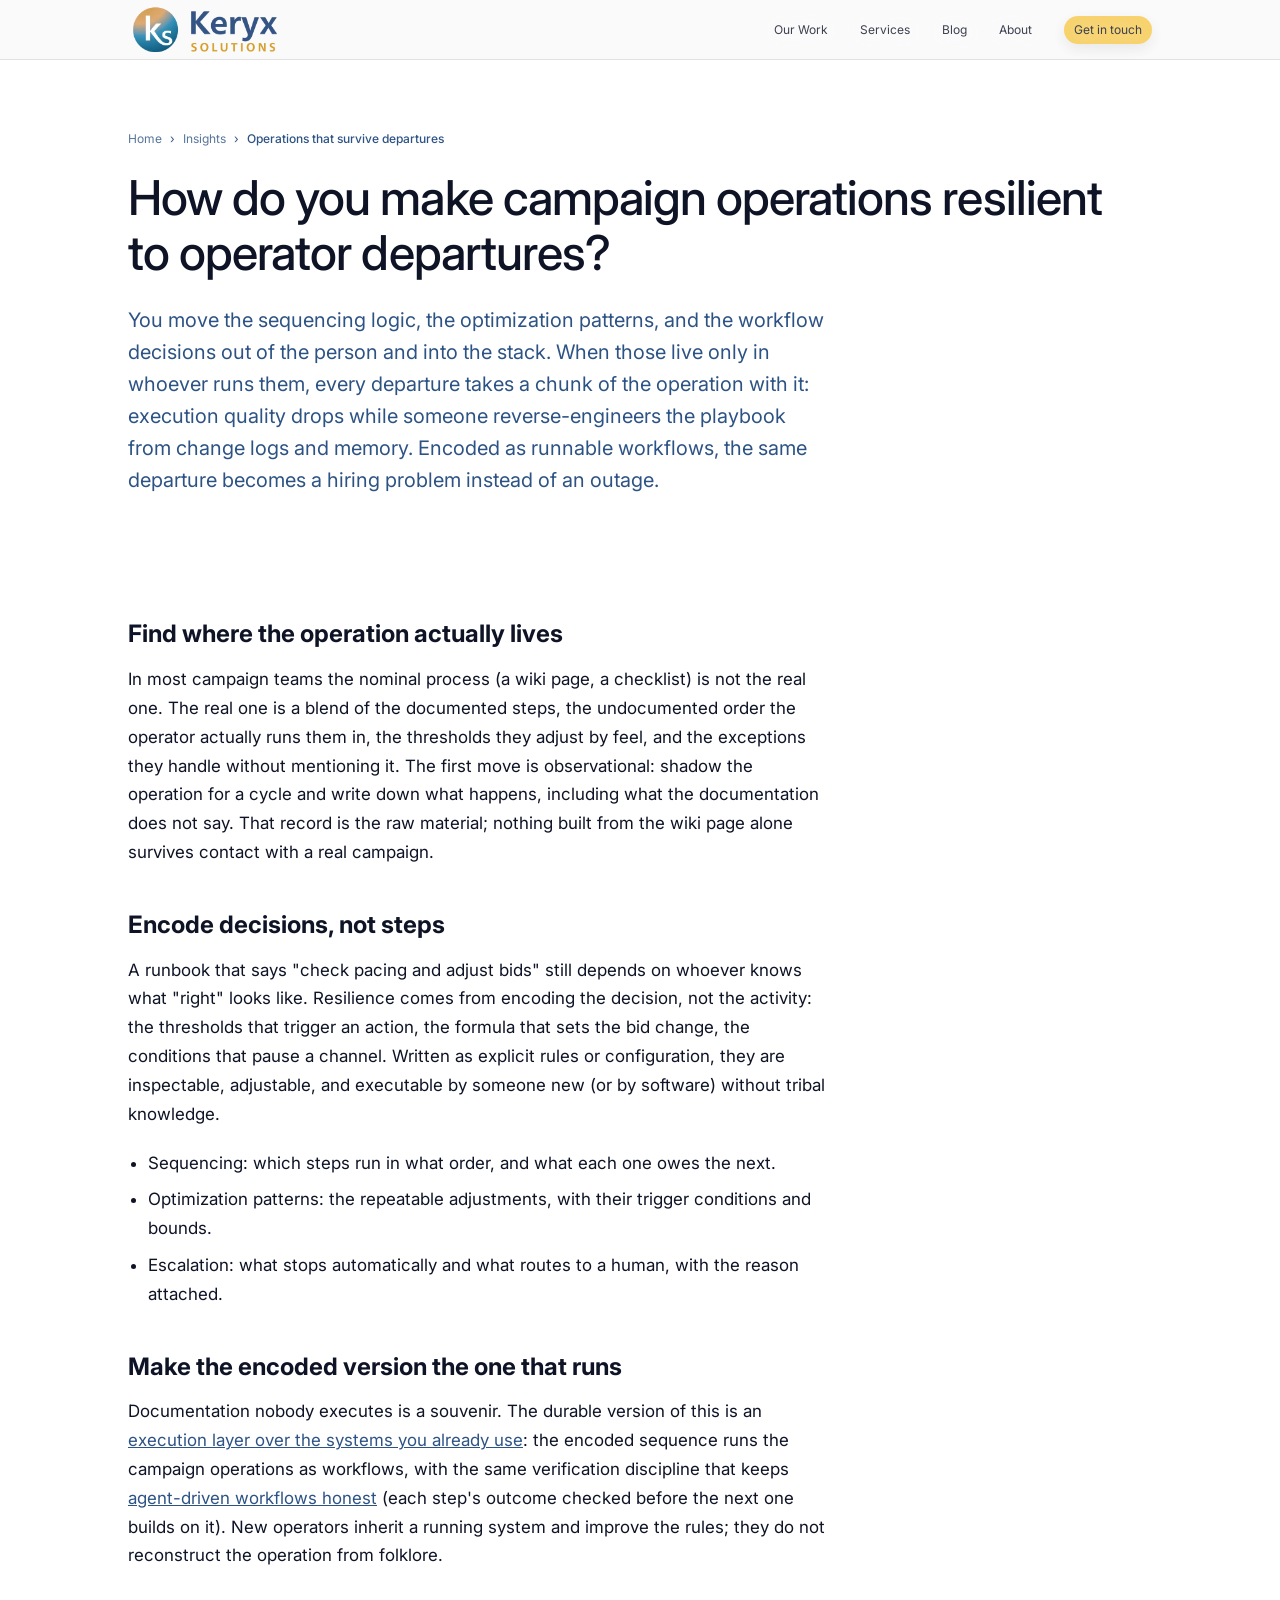
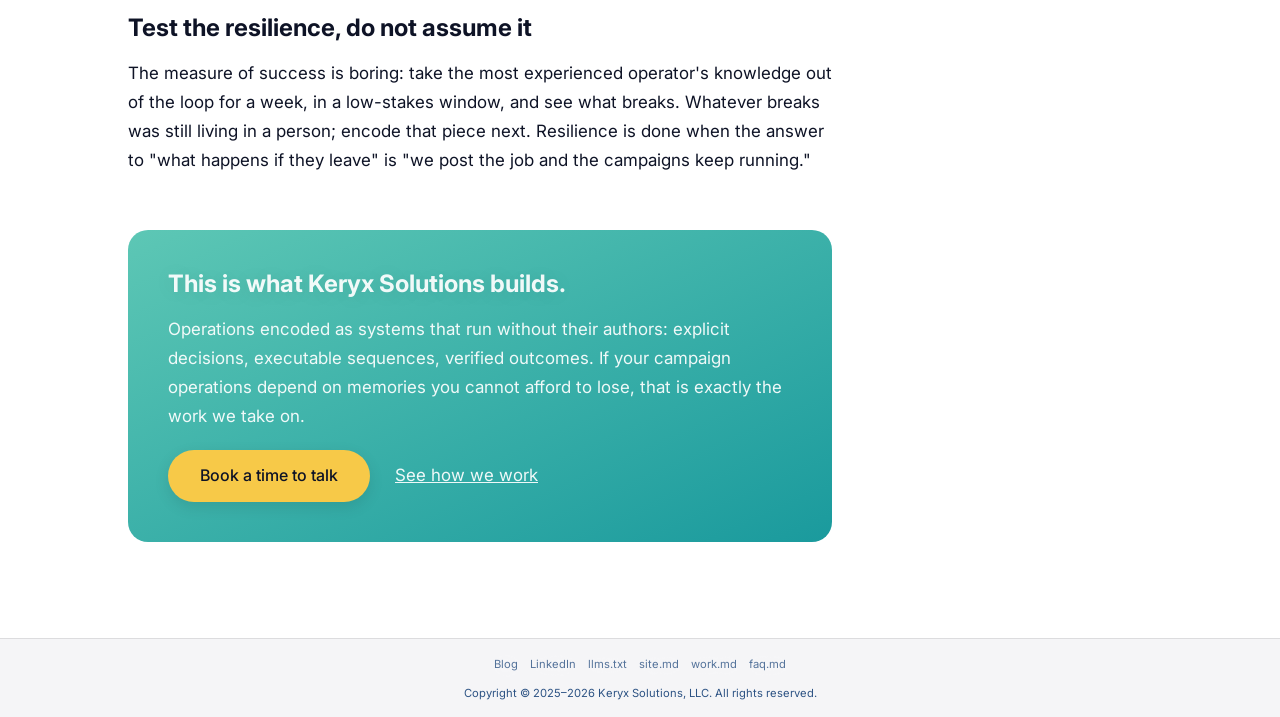
<file: insights/campaign-operations-resilient-to-departures/index.html>
<!doctype html>
<html lang="en">
  <head>
    <!-- Google tag (gtag.js) -->
    <script
      async
      src="https://www.googletagmanager.com/gtag/js?id=G-6CN5X5ZJEK"
    ></script>
    <script>
      window.dataLayer = window.dataLayer || [];
      function gtag() {
        dataLayer.push(arguments);
      }
      gtag("js", new Date());
      gtag("config", "G-6CN5X5ZJEK");
    </script>
    <!-- End Google tag -->

    <meta charset="UTF-8" />
    <meta name="viewport" content="width=device-width, initial-scale=1.0" />
    <title>
      Campaign Operations That Survive Operator Departures | Keryx Solutions
    </title>
    <meta
      name="title"
      content="Campaign Operations That Survive Operator Departures | Keryx Solutions"
    />
    <meta
      name="description"
      content="Campaign operations get resilient when the sequencing logic, optimization patterns, and decisions live in the stack as encoded, runnable workflows instead of in whoever runs them."
    />
    <meta
      name="robots"
      content="index,follow,max-image-preview:large,max-snippet:-1,max-video-preview:-1"
    />
    <meta
      property="og:title"
      content="Campaign Operations That Survive Operator Departures | Keryx Solutions"
    />
    <meta
      property="og:description"
      content="Encode the sequencing, optimization patterns, and decisions in the stack, and a departure becomes a hiring problem instead of an outage."
    />
    <meta property="og:type" content="website" />
    <meta
      property="og:url"
      content="https://keryxsolutions.com/insights/campaign-operations-resilient-to-departures/"
    />
    <meta
      property="og:image"
      content="https://keryxsolutions.com/resources/keryx-social-card.jpg"
    />
    <meta property="og:image:width" content="1200" />
    <meta property="og:image:height" content="630" />
    <meta
      property="og:image:alt"
      content="Keryx Solutions: campaign operations resilient to operator departures"
    />
    <meta name="twitter:card" content="summary_large_image" />
    <meta
      name="twitter:title"
      content="Campaign Operations That Survive Operator Departures | Keryx Solutions"
    />
    <meta
      name="twitter:description"
      content="Encode the sequencing, optimization patterns, and decisions in the stack, and a departure becomes a hiring problem instead of an outage."
    />
    <meta
      name="twitter:image"
      content="https://keryxsolutions.com/resources/keryx-social-card.jpg"
    />
    <meta
      name="twitter:image:alt"
      content="Keryx Solutions: campaign operations resilient to operator departures"
    />
    <link
      rel="canonical"
      href="https://keryxsolutions.com/insights/campaign-operations-resilient-to-departures/"
    />
    <link
      rel="sitemap"
      type="application/xml"
      href="https://keryxsolutions.com/sitemap.xml"
    />
    <link rel="preconnect" href="https://fonts.googleapis.com" />
    <link rel="preconnect" href="https://fonts.gstatic.com" crossorigin />
    <link
      href="https://fonts.googleapis.com/css2?family=Inter:wght@300..800&display=swap"
      rel="stylesheet"
    />
    <link rel="stylesheet" href="../../index.css" />
    <script defer src="../../main.js"></script>
    <script type="application/ld+json">
      {
        "@context": "https://schema.org",
        "@type": "BreadcrumbList",
        "itemListElement": [
          {
            "@type": "ListItem",
            "position": 1,
            "name": "Home",
            "item": "https://keryxsolutions.com/"
          },
          {
            "@type": "ListItem",
            "position": 2,
            "name": "Insights",
            "item": "https://keryxsolutions.com/insights/"
          },
          {
            "@type": "ListItem",
            "position": 3,
            "name": "Operations that survive departures",
            "item": "https://keryxsolutions.com/insights/campaign-operations-resilient-to-departures/"
          }
        ]
      }
    </script>
  </head>

  <body>
    <a class="skip-link" href="#main-content">Skip to content</a>

    <!-- Header -->
    <header class="site-header">
      <div class="container header-container">
        <a href="../../" class="logo" aria-label="Keryx Solutions home"
          ><img
            src="../../resources/keryx-solutions.webp"
            alt="Keryx Solutions Logo"
            height="48"
        /></a>
        <nav aria-label="Primary">
          <ul>
            <li><a href="../../#our-work">Our Work</a></li>
            <li><a href="../../#services">Services</a></li>
            <li><a href="https://blog.keryxsolutions.com/">Blog</a></li>
            <li><a href="../../#about">About</a></li>
            <li>
              <a
                href="https://calendar.google.com/calendar/appointments/schedules/AcZssZ0provwDCtwhRuWVBYv7zqlCAtBfIwdphMmIcWzKxAxITO9bumCJLOSNGH0M--MP_KLN8K9a6dv?gv=true"
                class="cta-button open-modal"
                >Get in touch</a
              >
            </li>
          </ul>
        </nav>
      </div>
    </header>

    <main id="main-content">
      <section class="insight-hero">
        <div class="container">
          <nav class="breadcrumb" aria-label="Breadcrumb">
            <a href="../../">Home</a>
            <span aria-hidden="true">›</span>
            <a href="../">Insights</a>
            <span aria-hidden="true">›</span>
            <span aria-current="page">Operations that survive departures</span>
          </nav>
          <h1 class="headline-large">
            How do you make campaign operations resilient to operator
            departures?
          </h1>
          <p class="body-large">
            You move the sequencing logic, the optimization patterns, and the
            workflow decisions out of the person and into the stack. When those
            live only in whoever runs them, every departure takes a chunk of the
            operation with it: execution quality drops while someone
            reverse-engineers the playbook from change logs and memory. Encoded
            as runnable workflows, the same departure becomes a hiring problem
            instead of an outage.
          </p>
        </div>
      </section>

      <section class="insight-body">
        <div class="container">
          <article class="insight-article">
            <h2>Find where the operation actually lives</h2>
            <p>
              In most campaign teams the nominal process (a wiki page, a
              checklist) is not the real one. The real one is a blend of the
              documented steps, the undocumented order the operator actually
              runs them in, the thresholds they adjust by feel, and the
              exceptions they handle without mentioning it. The first move is
              observational: shadow the operation for a cycle and write down
              what happens, including what the documentation does not say. That
              record is the raw material; nothing built from the wiki page alone
              survives contact with a real campaign.
            </p>

            <h2>Encode decisions, not steps</h2>
            <p>
              A runbook that says "check pacing and adjust bids" still depends
              on whoever knows what "right" looks like. Resilience comes from
              encoding the decision, not the activity: the thresholds that
              trigger an action, the formula that sets the bid change, the
              conditions that pause a channel. Written as explicit rules or
              configuration, they are inspectable, adjustable, and executable by
              someone new (or by software) without tribal knowledge.
            </p>
            <ul>
              <li>
                Sequencing: which steps run in what order, and what each one
                owes the next.
              </li>
              <li>
                Optimization patterns: the repeatable adjustments, with their
                trigger conditions and bounds.
              </li>
              <li>
                Escalation: what stops automatically and what routes to a human,
                with the reason attached.
              </li>
            </ul>

            <h2>Make the encoded version the one that runs</h2>
            <p>
              Documentation nobody executes is a souvenir. The durable version
              of this is an
              <a href="../ai-execution-layer-not-a-dashboard/"
                >execution layer over the systems you already use</a
              >: the encoded sequence runs the campaign operations as workflows,
              with the same verification discipline that keeps
              <a href="../reliable-multi-agent-research-workflows/"
                >agent-driven workflows honest</a
              >
              (each step's outcome checked before the next one builds on it).
              New operators inherit a running system and improve the rules; they
              do not reconstruct the operation from folklore.
            </p>

            <h2>Test the resilience, do not assume it</h2>
            <p>
              The measure of success is boring: take the most experienced
              operator's knowledge out of the loop for a week, in a low-stakes
              window, and see what breaks. Whatever breaks was still living in a
              person; encode that piece next. Resilience is done when the answer
              to "what happens if they leave" is "we post the job and the
              campaigns keep running."
            </p>

            <div class="insight-cta">
              <h2>This is what Keryx Solutions builds.</h2>
              <p>
                Operations encoded as systems that run without their authors:
                explicit decisions, executable sequences, verified outcomes. If
                your campaign operations depend on memories you cannot afford to
                lose, that is exactly the work we take on.
              </p>
              <p>
                <a
                  class="cta-button open-modal"
                  href="https://calendar.google.com/calendar/appointments/schedules/AcZssZ0provwDCtwhRuWVBYv7zqlCAtBfIwdphMmIcWzKxAxITO9bumCJLOSNGH0M--MP_KLN8K9a6dv?gv=true"
                  >Book a time to talk</a
                >
                <a href="../../#services">See how we work</a>
              </p>
            </div>
          </article>
        </div>
      </section>
    </main>

    <!-- Footer -->
    <footer class="site-footer">
      <div class="container">
        <div class="footer-content">
          <nav class="footer-links" aria-label="Site resources">
            <a href="https://blog.keryxsolutions.com/">Blog</a>
            <a href="https://www.linkedin.com/company/keryxsolutions/"
              >LinkedIn</a
            >
            <a href="../../llms.txt">llms.txt</a>
            <a href="../../site.md">site.md</a>
            <a href="../../work.md">work.md</a>
            <a href="../../faq.md">faq.md</a>
          </nav>
          <p>
            Copyright © 2025–2026 Keryx Solutions, LLC. All rights reserved.
          </p>
        </div>
      </div>
    </footer>

    <!-- Modal -->
    <div
      id="appointment-modal"
      class="modal"
      role="dialog"
      aria-modal="true"
      aria-labelledby="appointment-modal-title"
    >
      <div class="modal-content">
        <button
          type="button"
          class="close-modal"
          aria-label="Close scheduling dialog"
        >
          &times;
        </button>
        <div class="modal-body">
          <h2 id="appointment-modal-title" class="sr-only">
            Schedule a consultation with Keryx Solutions
          </h2>
          <!-- Google Calendar Appointment Scheduling begin -->
          <iframe
            data-src="https://calendar.google.com/calendar/appointments/schedules/AcZssZ0provwDCtwhRuWVBYv7zqlCAtBfIwdphMmIcWzKxAxITO9bumCJLOSNGH0M--MP_KLN8K9a6dv?gv=true"
            title="Schedule a consultation with Keryx Solutions"
            style="border: 0; vertical-align: bottom"
            width="100%"
            height="600"
            frameborder="0"
          ></iframe>
          <!-- end Google Calendar Appointment Scheduling -->
        </div>
      </div>
    </div>
  </body>
</html>
</file>
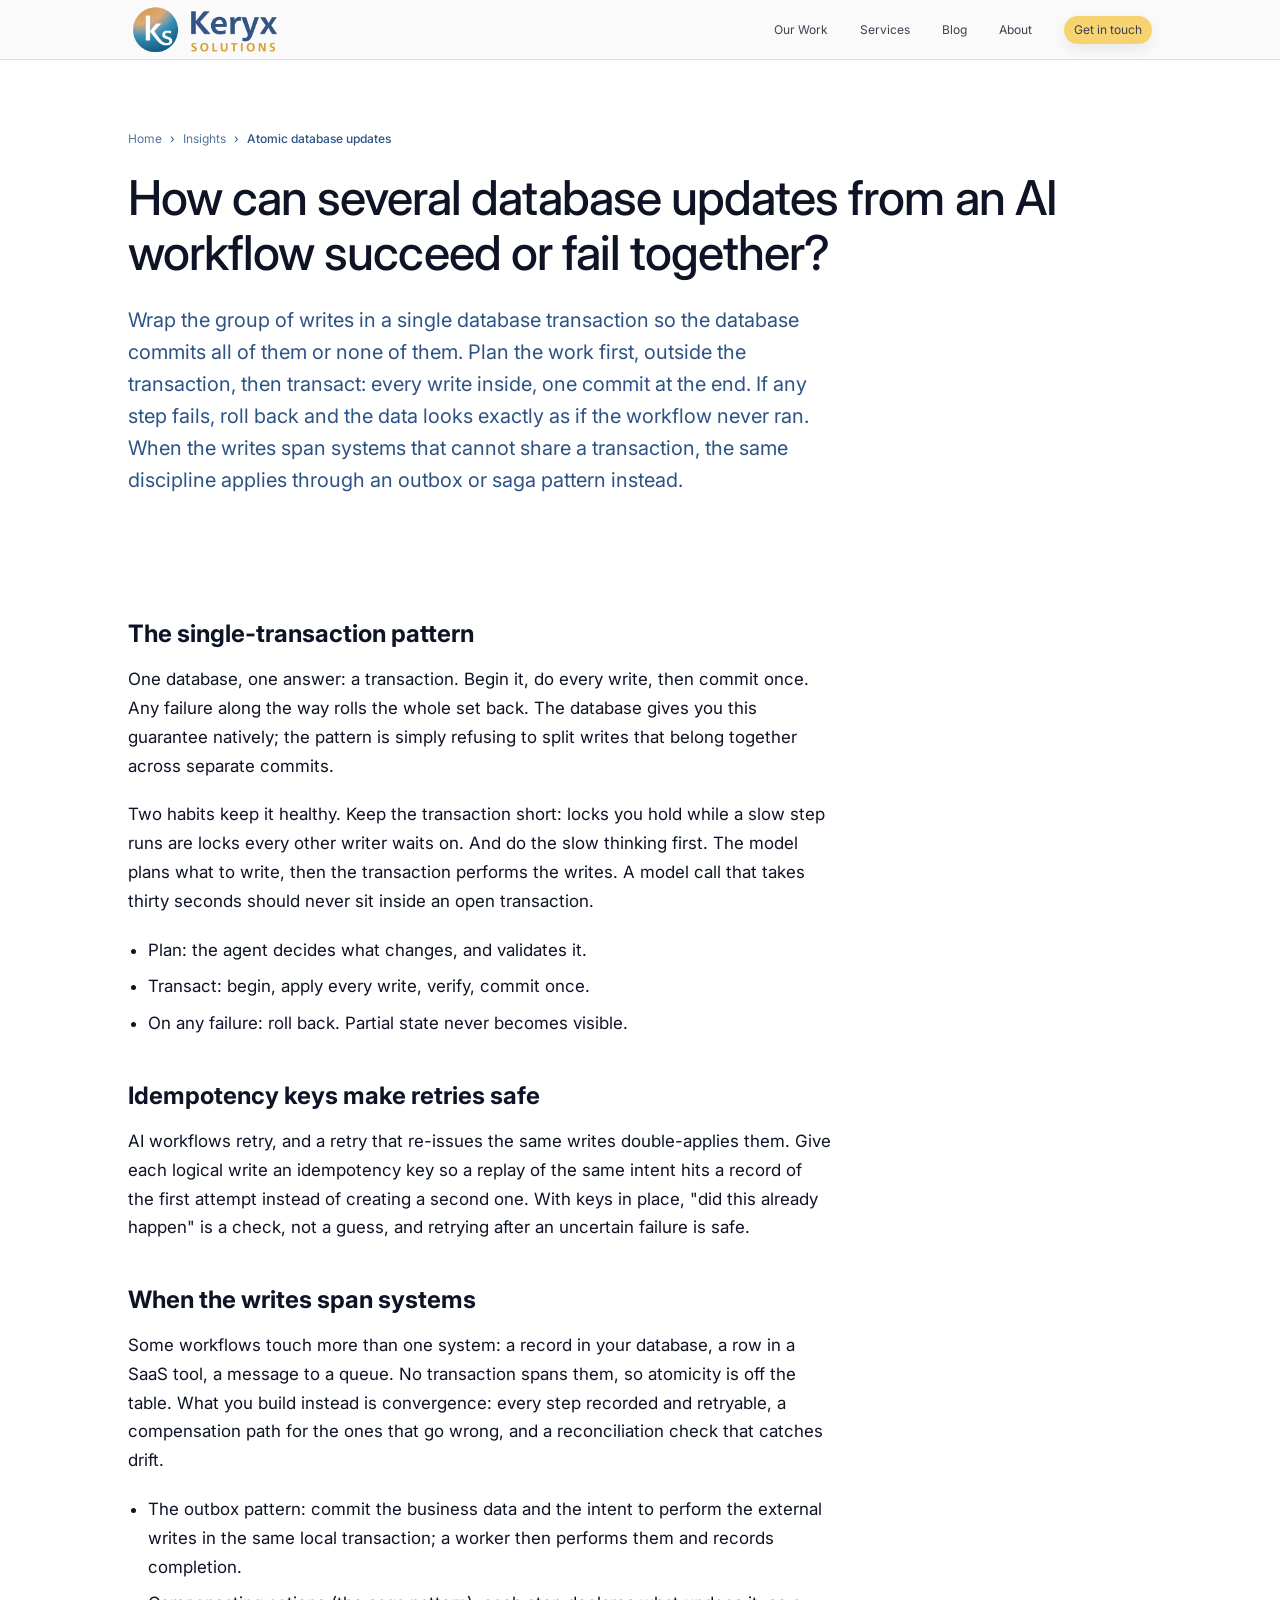
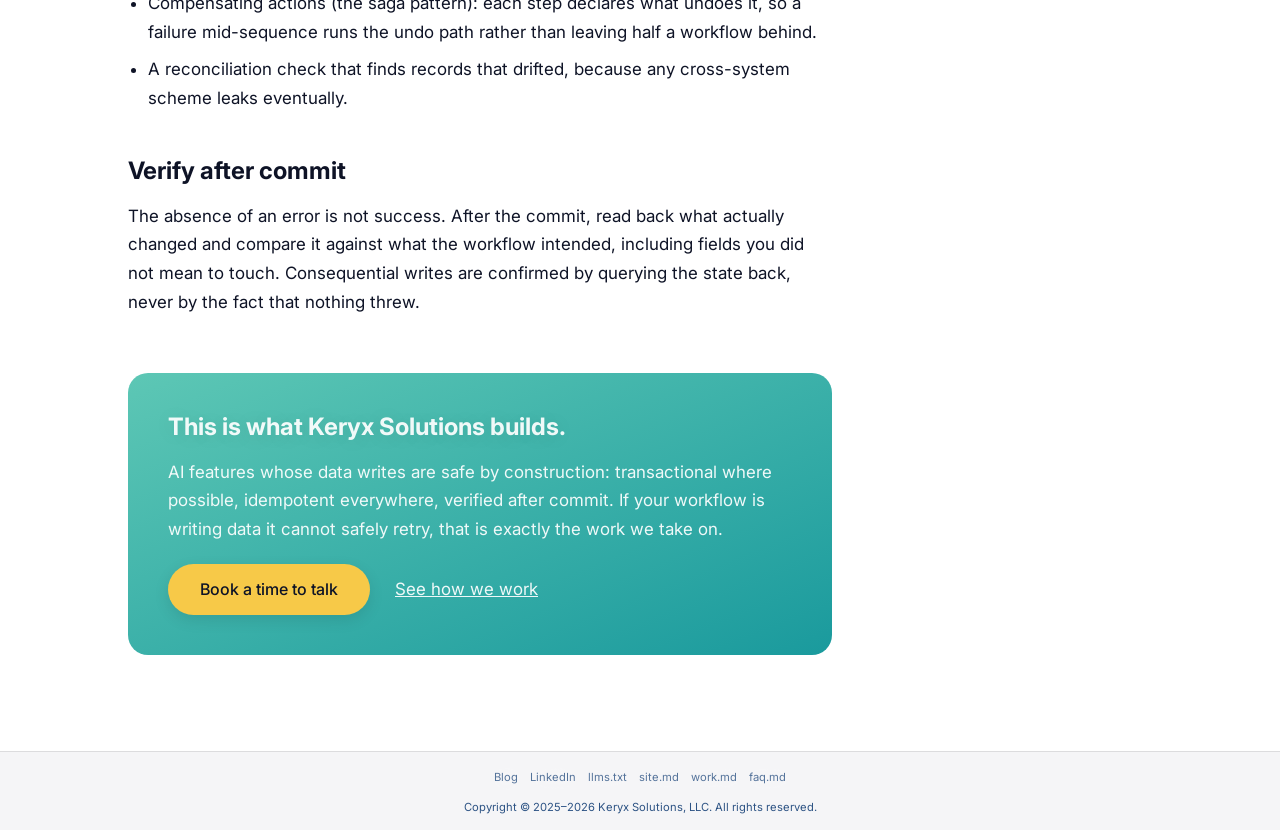
<file: insights/database-updates-succeed-or-fail-together/index.html>
<!doctype html>
<html lang="en">
  <head>
    <!-- Google tag (gtag.js) -->
    <script
      async
      src="https://www.googletagmanager.com/gtag/js?id=G-6CN5X5ZJEK"
    ></script>
    <script>
      window.dataLayer = window.dataLayer || [];
      function gtag() {
        dataLayer.push(arguments);
      }
      gtag("js", new Date());
      gtag("config", "G-6CN5X5ZJEK");
    </script>
    <!-- End Google tag -->

    <meta charset="UTF-8" />
    <meta name="viewport" content="width=device-width, initial-scale=1.0" />
    <title>
      Make AI Workflow Database Updates Succeed or Fail Together | Keryx
      Solutions
    </title>
    <meta
      name="title"
      content="Make AI Workflow Database Updates Succeed or Fail Together | Keryx Solutions"
    />
    <meta
      name="description"
      content="Plan first, then wrap the writes in one database transaction that commits everything or nothing, with idempotency keys for safe retries. Covers the cross-system case with an outbox or saga."
    />
    <meta
      name="robots"
      content="index,follow,max-image-preview:large,max-snippet:-1,max-video-preview:-1"
    />
    <meta
      property="og:title"
      content="Make AI Workflow Database Updates Succeed or Fail Together | Keryx Solutions"
    />
    <meta
      property="og:description"
      content="One transaction around the writes: everything commits or nothing does. The cross-system version uses the same discipline."
    />
    <meta property="og:type" content="website" />
    <meta
      property="og:url"
      content="https://keryxsolutions.com/insights/database-updates-succeed-or-fail-together/"
    />
    <meta
      property="og:image"
      content="https://keryxsolutions.com/resources/keryx-social-card.jpg"
    />
    <meta property="og:image:width" content="1200" />
    <meta property="og:image:height" content="630" />
    <meta
      property="og:image:alt"
      content="Keryx Solutions: atomic database updates from AI workflows"
    />
    <meta name="twitter:card" content="summary_large_image" />
    <meta
      name="twitter:title"
      content="Make AI Workflow Database Updates Succeed or Fail Together | Keryx Solutions"
    />
    <meta
      name="twitter:description"
      content="One transaction around the writes: everything commits or nothing does. The cross-system version uses the same discipline."
    />
    <meta
      name="twitter:image"
      content="https://keryxsolutions.com/resources/keryx-social-card.jpg"
    />
    <meta
      name="twitter:image:alt"
      content="Keryx Solutions: atomic database updates from AI workflows"
    />
    <link
      rel="canonical"
      href="https://keryxsolutions.com/insights/database-updates-succeed-or-fail-together/"
    />
    <link
      rel="sitemap"
      type="application/xml"
      href="https://keryxsolutions.com/sitemap.xml"
    />
    <link rel="preconnect" href="https://fonts.googleapis.com" />
    <link rel="preconnect" href="https://fonts.gstatic.com" crossorigin />
    <link
      href="https://fonts.googleapis.com/css2?family=Inter:wght@300..800&display=swap"
      rel="stylesheet"
    />
    <link rel="stylesheet" href="../../index.css" />
    <script defer src="../../main.js"></script>
    <script type="application/ld+json">
      {
        "@context": "https://schema.org",
        "@type": "BreadcrumbList",
        "itemListElement": [
          {
            "@type": "ListItem",
            "position": 1,
            "name": "Home",
            "item": "https://keryxsolutions.com/"
          },
          {
            "@type": "ListItem",
            "position": 2,
            "name": "Insights",
            "item": "https://keryxsolutions.com/insights/"
          },
          {
            "@type": "ListItem",
            "position": 3,
            "name": "Atomic database updates",
            "item": "https://keryxsolutions.com/insights/database-updates-succeed-or-fail-together/"
          }
        ]
      }
    </script>
  </head>

  <body>
    <a class="skip-link" href="#main-content">Skip to content</a>

    <!-- Header -->
    <header class="site-header">
      <div class="container header-container">
        <a href="../../" class="logo" aria-label="Keryx Solutions home"
          ><img
            src="../../resources/keryx-solutions.webp"
            alt="Keryx Solutions Logo"
            height="48"
        /></a>
        <nav aria-label="Primary">
          <ul>
            <li><a href="../../#our-work">Our Work</a></li>
            <li><a href="../../#services">Services</a></li>
            <li><a href="https://blog.keryxsolutions.com/">Blog</a></li>
            <li><a href="../../#about">About</a></li>
            <li>
              <a
                href="https://calendar.google.com/calendar/appointments/schedules/AcZssZ0provwDCtwhRuWVBYv7zqlCAtBfIwdphMmIcWzKxAxITO9bumCJLOSNGH0M--MP_KLN8K9a6dv?gv=true"
                class="cta-button open-modal"
                >Get in touch</a
              >
            </li>
          </ul>
        </nav>
      </div>
    </header>

    <main id="main-content">
      <section class="insight-hero">
        <div class="container">
          <nav class="breadcrumb" aria-label="Breadcrumb">
            <a href="../../">Home</a>
            <span aria-hidden="true">›</span>
            <a href="../">Insights</a>
            <span aria-hidden="true">›</span>
            <span aria-current="page">Atomic database updates</span>
          </nav>
          <h1 class="headline-large">
            How can several database updates from an AI workflow succeed or fail
            together?
          </h1>
          <p class="body-large">
            Wrap the group of writes in a single database transaction so the
            database commits all of them or none of them. Plan the work first,
            outside the transaction, then transact: every write inside, one
            commit at the end. If any step fails, roll back and the data looks
            exactly as if the workflow never ran. When the writes span systems
            that cannot share a transaction, the same discipline applies through
            an outbox or saga pattern instead.
          </p>
        </div>
      </section>

      <section class="insight-body">
        <div class="container">
          <article class="insight-article">
            <h2>The single-transaction pattern</h2>
            <p>
              One database, one answer: a transaction. Begin it, do every write,
              then commit once. Any failure along the way rolls the whole set
              back. The database gives you this guarantee natively; the pattern
              is simply refusing to split writes that belong together across
              separate commits.
            </p>
            <p>
              Two habits keep it healthy. Keep the transaction short: locks you
              hold while a slow step runs are locks every other writer waits on.
              And do the slow thinking first. The model plans what to write,
              then the transaction performs the writes. A model call that takes
              thirty seconds should never sit inside an open transaction.
            </p>
            <ul>
              <li>Plan: the agent decides what changes, and validates it.</li>
              <li>Transact: begin, apply every write, verify, commit once.</li>
              <li>
                On any failure: roll back. Partial state never becomes visible.
              </li>
            </ul>

            <h2>Idempotency keys make retries safe</h2>
            <p>
              AI workflows retry, and a retry that re-issues the same writes
              double-applies them. Give each logical write an idempotency key so
              a replay of the same intent hits a record of the first attempt
              instead of creating a second one. With keys in place, "did this
              already happen" is a check, not a guess, and retrying after an
              uncertain failure is safe.
            </p>

            <h2>When the writes span systems</h2>
            <p>
              Some workflows touch more than one system: a record in your
              database, a row in a SaaS tool, a message to a queue. No
              transaction spans them, so atomicity is off the table. What you
              build instead is convergence: every step recorded and retryable, a
              compensation path for the ones that go wrong, and a reconciliation
              check that catches drift.
            </p>
            <ul>
              <li>
                The outbox pattern: commit the business data and the intent to
                perform the external writes in the same local transaction; a
                worker then performs them and records completion.
              </li>
              <li>
                Compensating actions (the saga pattern): each step declares what
                undoes it, so a failure mid-sequence runs the undo path rather
                than leaving half a workflow behind.
              </li>
              <li>
                A reconciliation check that finds records that drifted, because
                any cross-system scheme leaks eventually.
              </li>
            </ul>

            <h2>Verify after commit</h2>
            <p>
              The absence of an error is not success. After the commit, read
              back what actually changed and compare it against what the
              workflow intended, including fields you did not mean to touch.
              Consequential writes are confirmed by querying the state back,
              never by the fact that nothing threw.
            </p>

            <div class="insight-cta">
              <h2>This is what Keryx Solutions builds.</h2>
              <p>
                AI features whose data writes are safe by construction:
                transactional where possible, idempotent everywhere, verified
                after commit. If your workflow is writing data it cannot safely
                retry, that is exactly the work we take on.
              </p>
              <p>
                <a
                  class="cta-button open-modal"
                  href="https://calendar.google.com/calendar/appointments/schedules/AcZssZ0provwDCtwhRuWVBYv7zqlCAtBfIwdphMmIcWzKxAxITO9bumCJLOSNGH0M--MP_KLN8K9a6dv?gv=true"
                  >Book a time to talk</a
                >
                <a href="../../#services">See how we work</a>
              </p>
            </div>
          </article>
        </div>
      </section>
    </main>

    <!-- Footer -->
    <footer class="site-footer">
      <div class="container">
        <div class="footer-content">
          <nav class="footer-links" aria-label="Site resources">
            <a href="https://blog.keryxsolutions.com/">Blog</a>
            <a href="https://www.linkedin.com/company/keryxsolutions/"
              >LinkedIn</a
            >
            <a href="../../llms.txt">llms.txt</a>
            <a href="../../site.md">site.md</a>
            <a href="../../work.md">work.md</a>
            <a href="../../faq.md">faq.md</a>
          </nav>
          <p>
            Copyright © 2025–2026 Keryx Solutions, LLC. All rights reserved.
          </p>
        </div>
      </div>
    </footer>

    <!-- Modal -->
    <div
      id="appointment-modal"
      class="modal"
      role="dialog"
      aria-modal="true"
      aria-labelledby="appointment-modal-title"
    >
      <div class="modal-content">
        <button
          type="button"
          class="close-modal"
          aria-label="Close scheduling dialog"
        >
          &times;
        </button>
        <div class="modal-body">
          <h2 id="appointment-modal-title" class="sr-only">
            Schedule a consultation with Keryx Solutions
          </h2>
          <!-- Google Calendar Appointment Scheduling begin -->
          <iframe
            data-src="https://calendar.google.com/calendar/appointments/schedules/AcZssZ0provwDCtwhRuWVBYv7zqlCAtBfIwdphMmIcWzKxAxITO9bumCJLOSNGH0M--MP_KLN8K9a6dv?gv=true"
            title="Schedule a consultation with Keryx Solutions"
            style="border: 0; vertical-align: bottom"
            width="100%"
            height="600"
            frameborder="0"
          ></iframe>
          <!-- end Google Calendar Appointment Scheduling -->
        </div>
      </div>
    </div>
  </body>
</html>
</file>
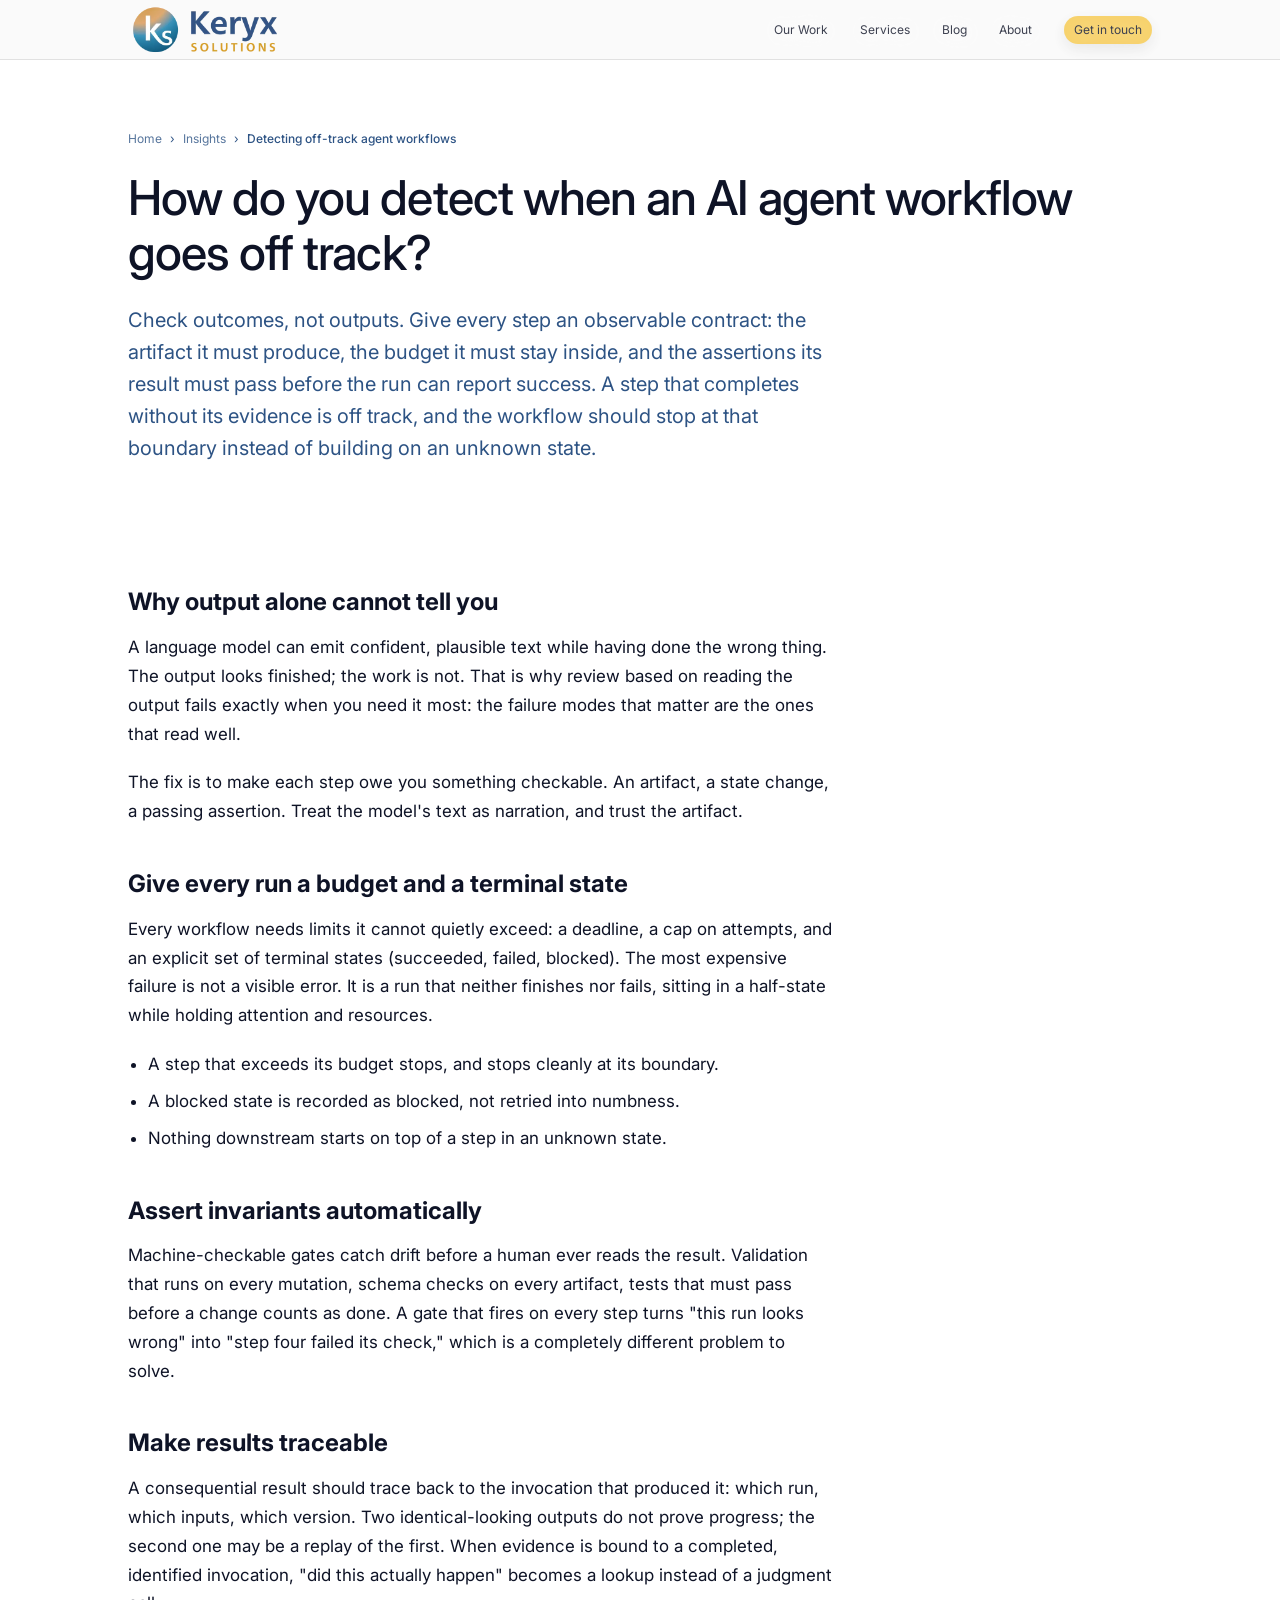
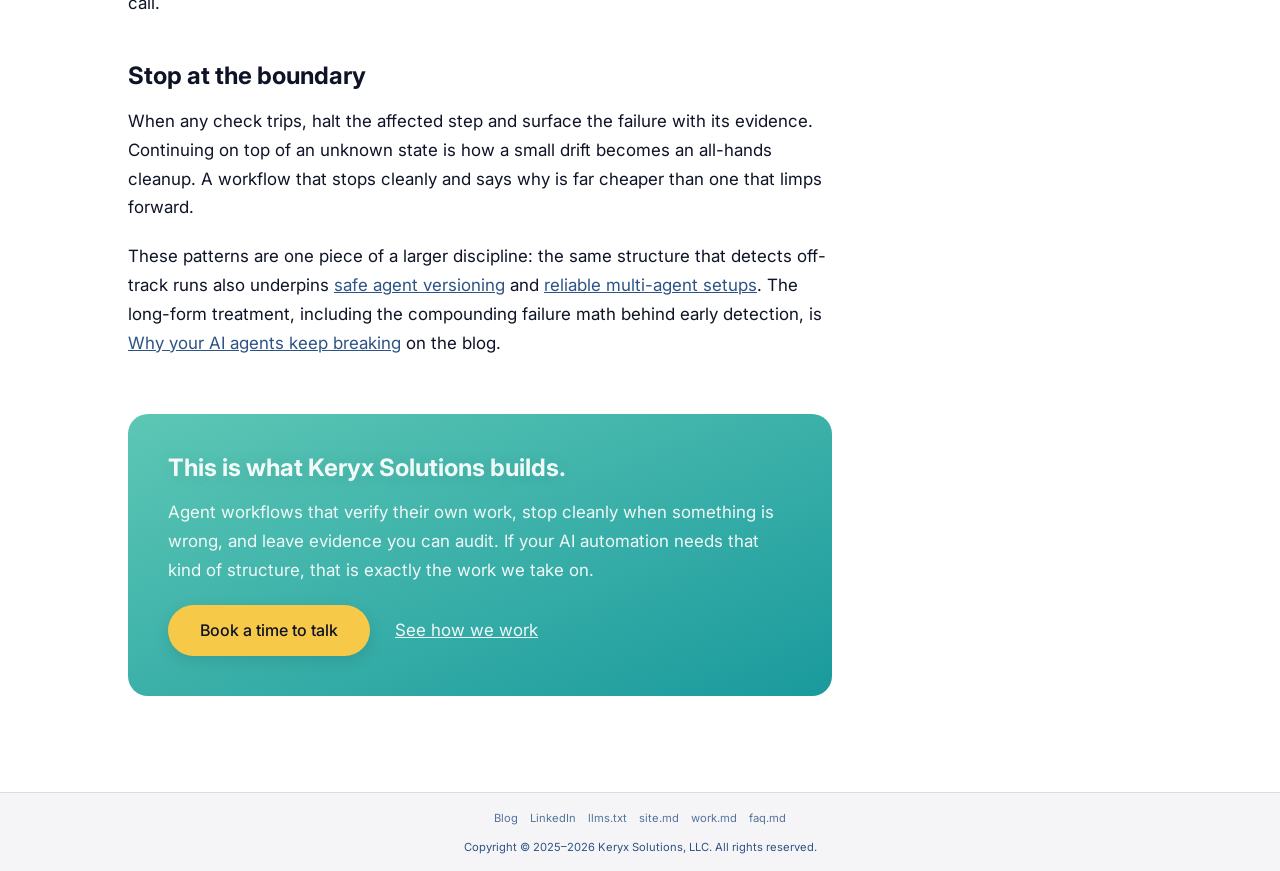
<file: insights/detect-off-track-ai-agent-workflows/index.html>
<!doctype html>
<html lang="en">
  <head>
    <!-- Google tag (gtag.js) -->
    <script
      async
      src="https://www.googletagmanager.com/gtag/js?id=G-6CN5X5ZJEK"
    ></script>
    <script>
      window.dataLayer = window.dataLayer || [];
      function gtag() {
        dataLayer.push(arguments);
      }
      gtag("js", new Date());
      gtag("config", "G-6CN5X5ZJEK");
    </script>
    <!-- End Google tag -->

    <meta charset="UTF-8" />
    <meta name="viewport" content="width=device-width, initial-scale=1.0" />
    <title>Detect an AI Agent Workflow Going Off Track | Keryx Solutions</title>
    <meta
      name="title"
      content="Detect an AI Agent Workflow Going Off Track | Keryx Solutions"
    />
    <meta
      name="description"
      content="Check outcomes, not outputs: give every step of an AI agent workflow an observable contract, a budget, and assertions that run before the work can report success. Here is the pattern."
    />
    <meta
      name="robots"
      content="index,follow,max-image-preview:large,max-snippet:-1,max-video-preview:-1"
    />
    <meta
      property="og:title"
      content="Detect an AI Agent Workflow Going Off Track | Keryx Solutions"
    />
    <meta
      property="og:description"
      content="Give every workflow step an observable contract, a budget, and assertions. A run that completes without its evidence is off track."
    />
    <meta property="og:type" content="website" />
    <meta
      property="og:url"
      content="https://keryxsolutions.com/insights/detect-off-track-ai-agent-workflows/"
    />
    <meta
      property="og:image"
      content="https://keryxsolutions.com/resources/keryx-social-card.jpg"
    />
    <meta property="og:image:width" content="1200" />
    <meta property="og:image:height" content="630" />
    <meta
      property="og:image:alt"
      content="Keryx Solutions: detecting an off-track AI agent workflow"
    />
    <meta name="twitter:card" content="summary_large_image" />
    <meta
      name="twitter:title"
      content="Detect an AI Agent Workflow Going Off Track | Keryx Solutions"
    />
    <meta
      name="twitter:description"
      content="Give every workflow step an observable contract, a budget, and assertions. A run that completes without its evidence is off track."
    />
    <meta
      name="twitter:image"
      content="https://keryxsolutions.com/resources/keryx-social-card.jpg"
    />
    <meta
      name="twitter:image:alt"
      content="Keryx Solutions: detecting an off-track AI agent workflow"
    />
    <link
      rel="canonical"
      href="https://keryxsolutions.com/insights/detect-off-track-ai-agent-workflows/"
    />
    <link
      rel="sitemap"
      type="application/xml"
      href="https://keryxsolutions.com/sitemap.xml"
    />
    <link rel="preconnect" href="https://fonts.googleapis.com" />
    <link rel="preconnect" href="https://fonts.gstatic.com" crossorigin />
    <link
      href="https://fonts.googleapis.com/css2?family=Inter:wght@300..800&display=swap"
      rel="stylesheet"
    />
    <link rel="stylesheet" href="../../index.css" />
    <script defer src="../../main.js"></script>
    <script type="application/ld+json">
      {
        "@context": "https://schema.org",
        "@type": "BreadcrumbList",
        "itemListElement": [
          {
            "@type": "ListItem",
            "position": 1,
            "name": "Home",
            "item": "https://keryxsolutions.com/"
          },
          {
            "@type": "ListItem",
            "position": 2,
            "name": "Insights",
            "item": "https://keryxsolutions.com/insights/"
          },
          {
            "@type": "ListItem",
            "position": 3,
            "name": "Detecting off-track agent workflows",
            "item": "https://keryxsolutions.com/insights/detect-off-track-ai-agent-workflows/"
          }
        ]
      }
    </script>
  </head>

  <body>
    <a class="skip-link" href="#main-content">Skip to content</a>

    <!-- Header -->
    <header class="site-header">
      <div class="container header-container">
        <a href="../../" class="logo" aria-label="Keryx Solutions home"
          ><img
            src="../../resources/keryx-solutions.webp"
            alt="Keryx Solutions Logo"
            height="48"
        /></a>
        <nav aria-label="Primary">
          <ul>
            <li><a href="../../#our-work">Our Work</a></li>
            <li><a href="../../#services">Services</a></li>
            <li><a href="https://blog.keryxsolutions.com/">Blog</a></li>
            <li><a href="../../#about">About</a></li>
            <li>
              <a
                href="https://calendar.google.com/calendar/appointments/schedules/AcZssZ0provwDCtwhRuWVBYv7zqlCAtBfIwdphMmIcWzKxAxITO9bumCJLOSNGH0M--MP_KLN8K9a6dv?gv=true"
                class="cta-button open-modal"
                >Get in touch</a
              >
            </li>
          </ul>
        </nav>
      </div>
    </header>

    <main id="main-content">
      <section class="insight-hero">
        <div class="container">
          <nav class="breadcrumb" aria-label="Breadcrumb">
            <a href="../../">Home</a>
            <span aria-hidden="true">›</span>
            <a href="../">Insights</a>
            <span aria-hidden="true">›</span>
            <span aria-current="page">Detecting off-track agent workflows</span>
          </nav>
          <h1 class="headline-large">
            How do you detect when an AI agent workflow goes off track?
          </h1>
          <p class="body-large">
            Check outcomes, not outputs. Give every step an observable contract:
            the artifact it must produce, the budget it must stay inside, and
            the assertions its result must pass before the run can report
            success. A step that completes without its evidence is off track,
            and the workflow should stop at that boundary instead of building on
            an unknown state.
          </p>
        </div>
      </section>

      <section class="insight-body">
        <div class="container">
          <article class="insight-article">
            <h2>Why output alone cannot tell you</h2>
            <p>
              A language model can emit confident, plausible text while having
              done the wrong thing. The output looks finished; the work is not.
              That is why review based on reading the output fails exactly when
              you need it most: the failure modes that matter are the ones that
              read well.
            </p>
            <p>
              The fix is to make each step owe you something checkable. An
              artifact, a state change, a passing assertion. Treat the model's
              text as narration, and trust the artifact.
            </p>

            <h2>Give every run a budget and a terminal state</h2>
            <p>
              Every workflow needs limits it cannot quietly exceed: a deadline,
              a cap on attempts, and an explicit set of terminal states
              (succeeded, failed, blocked). The most expensive failure is not a
              visible error. It is a run that neither finishes nor fails,
              sitting in a half-state while holding attention and resources.
            </p>
            <ul>
              <li>
                A step that exceeds its budget stops, and stops cleanly at its
                boundary.
              </li>
              <li>
                A blocked state is recorded as blocked, not retried into
                numbness.
              </li>
              <li>
                Nothing downstream starts on top of a step in an unknown state.
              </li>
            </ul>

            <h2>Assert invariants automatically</h2>
            <p>
              Machine-checkable gates catch drift before a human ever reads the
              result. Validation that runs on every mutation, schema checks on
              every artifact, tests that must pass before a change counts as
              done. A gate that fires on every step turns "this run looks wrong"
              into "step four failed its check," which is a completely different
              problem to solve.
            </p>

            <h2>Make results traceable</h2>
            <p>
              A consequential result should trace back to the invocation that
              produced it: which run, which inputs, which version. Two
              identical-looking outputs do not prove progress; the second one
              may be a replay of the first. When evidence is bound to a
              completed, identified invocation, "did this actually happen"
              becomes a lookup instead of a judgment call.
            </p>

            <h2>Stop at the boundary</h2>
            <p>
              When any check trips, halt the affected step and surface the
              failure with its evidence. Continuing on top of an unknown state
              is how a small drift becomes an all-hands cleanup. A workflow that
              stops cleanly and says why is far cheaper than one that limps
              forward.
            </p>

            <p>
              These patterns are one piece of a larger discipline: the same
              structure that detects off-track runs also underpins
              <a href="../version-ai-agents-without-breaking-workflows/"
                >safe agent versioning</a
              >
              and
              <a href="../reliable-multi-agent-research-workflows/"
                >reliable multi-agent setups</a
              >. The long-form treatment, including the compounding failure math
              behind early detection, is
              <a
                href="https://blog.keryxsolutions.com/p/why-your-ai-agents-keep-breaking"
                >Why your AI agents keep breaking</a
              >
              on the blog.
            </p>

            <div class="insight-cta">
              <h2>This is what Keryx Solutions builds.</h2>
              <p>
                Agent workflows that verify their own work, stop cleanly when
                something is wrong, and leave evidence you can audit. If your AI
                automation needs that kind of structure, that is exactly the
                work we take on.
              </p>
              <p>
                <a
                  class="cta-button open-modal"
                  href="https://calendar.google.com/calendar/appointments/schedules/AcZssZ0provwDCtwhRuWVBYv7zqlCAtBfIwdphMmIcWzKxAxITO9bumCJLOSNGH0M--MP_KLN8K9a6dv?gv=true"
                  >Book a time to talk</a
                >
                <a href="../../#services">See how we work</a>
              </p>
            </div>
          </article>
        </div>
      </section>
    </main>

    <!-- Footer -->
    <footer class="site-footer">
      <div class="container">
        <div class="footer-content">
          <nav class="footer-links" aria-label="Site resources">
            <a href="https://blog.keryxsolutions.com/">Blog</a>
            <a href="https://www.linkedin.com/company/keryxsolutions/"
              >LinkedIn</a
            >
            <a href="../../llms.txt">llms.txt</a>
            <a href="../../site.md">site.md</a>
            <a href="../../work.md">work.md</a>
            <a href="../../faq.md">faq.md</a>
          </nav>
          <p>
            Copyright © 2025–2026 Keryx Solutions, LLC. All rights reserved.
          </p>
        </div>
      </div>
    </footer>

    <!-- Modal -->
    <div
      id="appointment-modal"
      class="modal"
      role="dialog"
      aria-modal="true"
      aria-labelledby="appointment-modal-title"
    >
      <div class="modal-content">
        <button
          type="button"
          class="close-modal"
          aria-label="Close scheduling dialog"
        >
          &times;
        </button>
        <div class="modal-body">
          <h2 id="appointment-modal-title" class="sr-only">
            Schedule a consultation with Keryx Solutions
          </h2>
          <!-- Google Calendar Appointment Scheduling begin -->
          <iframe
            data-src="https://calendar.google.com/calendar/appointments/schedules/AcZssZ0provwDCtwhRuWVBYv7zqlCAtBfIwdphMmIcWzKxAxITO9bumCJLOSNGH0M--MP_KLN8K9a6dv?gv=true"
            title="Schedule a consultation with Keryx Solutions"
            style="border: 0; vertical-align: bottom"
            width="100%"
            height="600"
            frameborder="0"
          ></iframe>
          <!-- end Google Calendar Appointment Scheduling -->
        </div>
      </div>
    </div>
  </body>
</html>
</file>
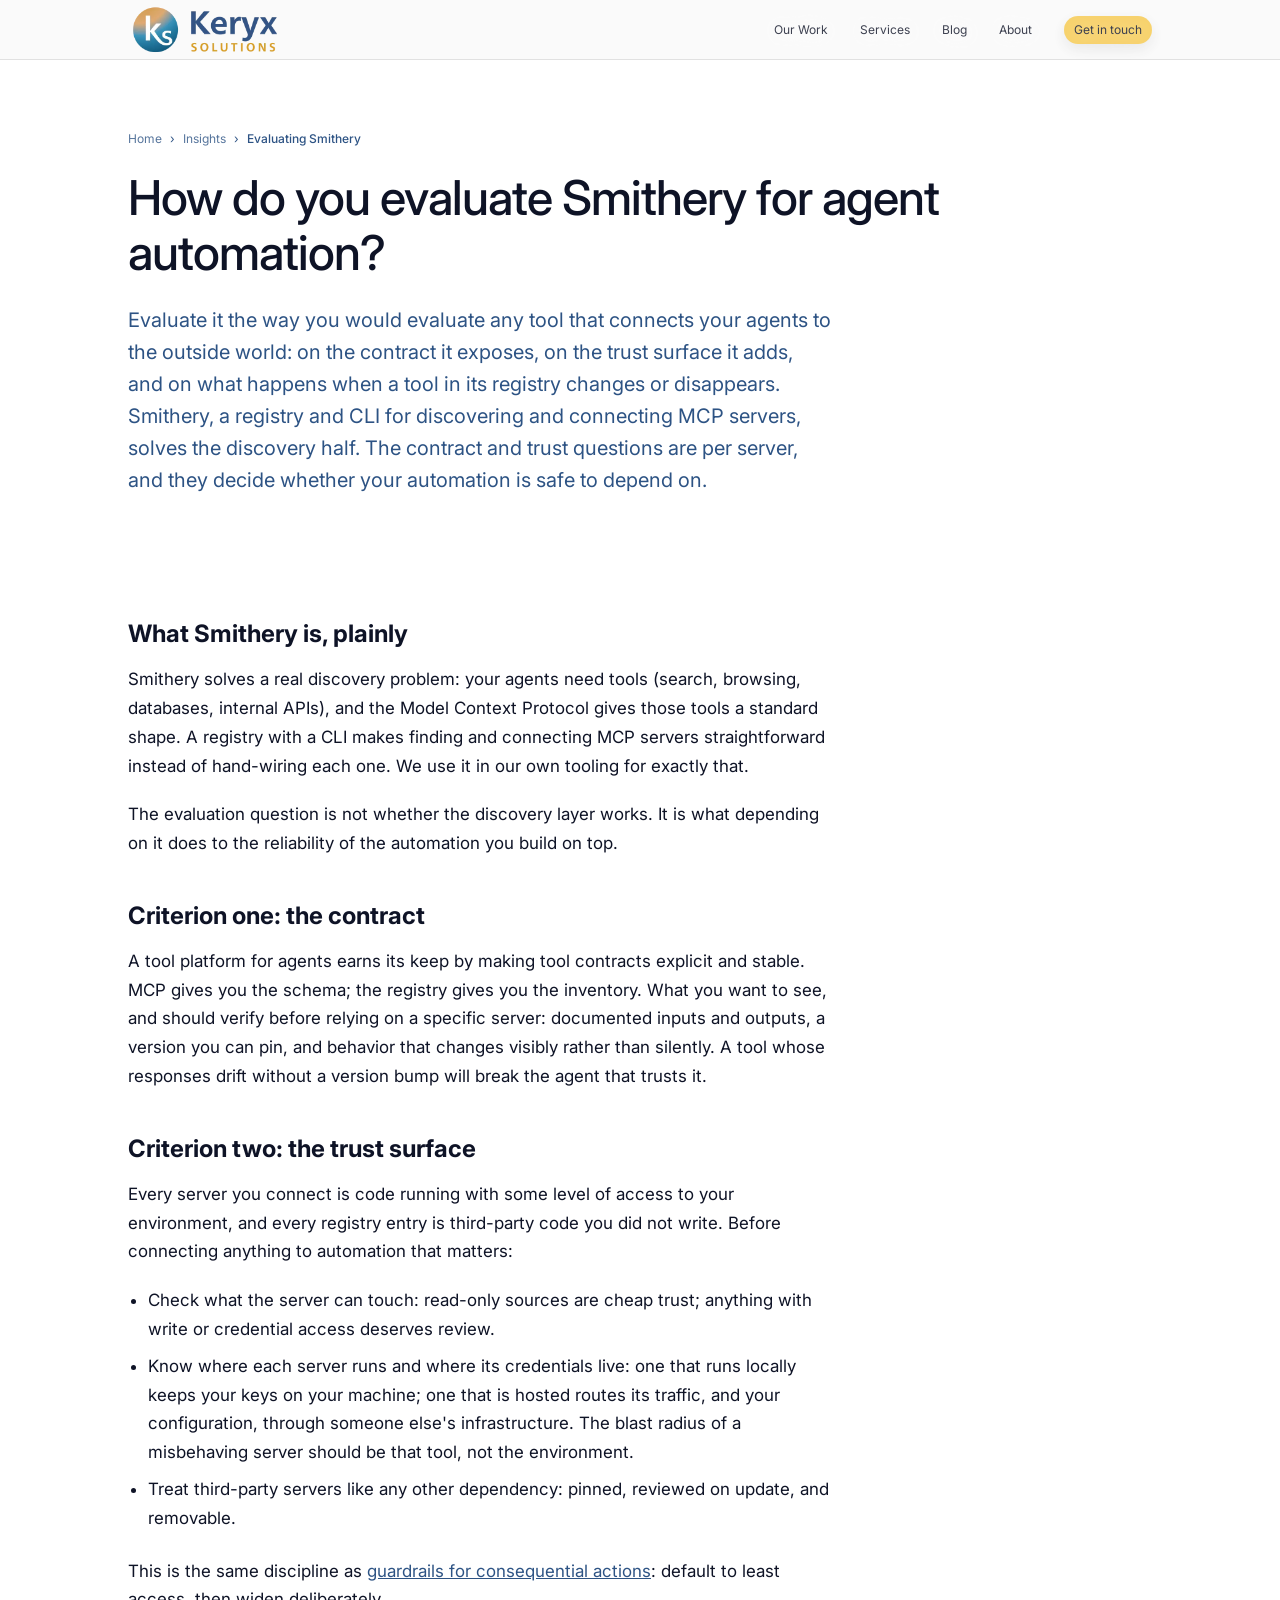
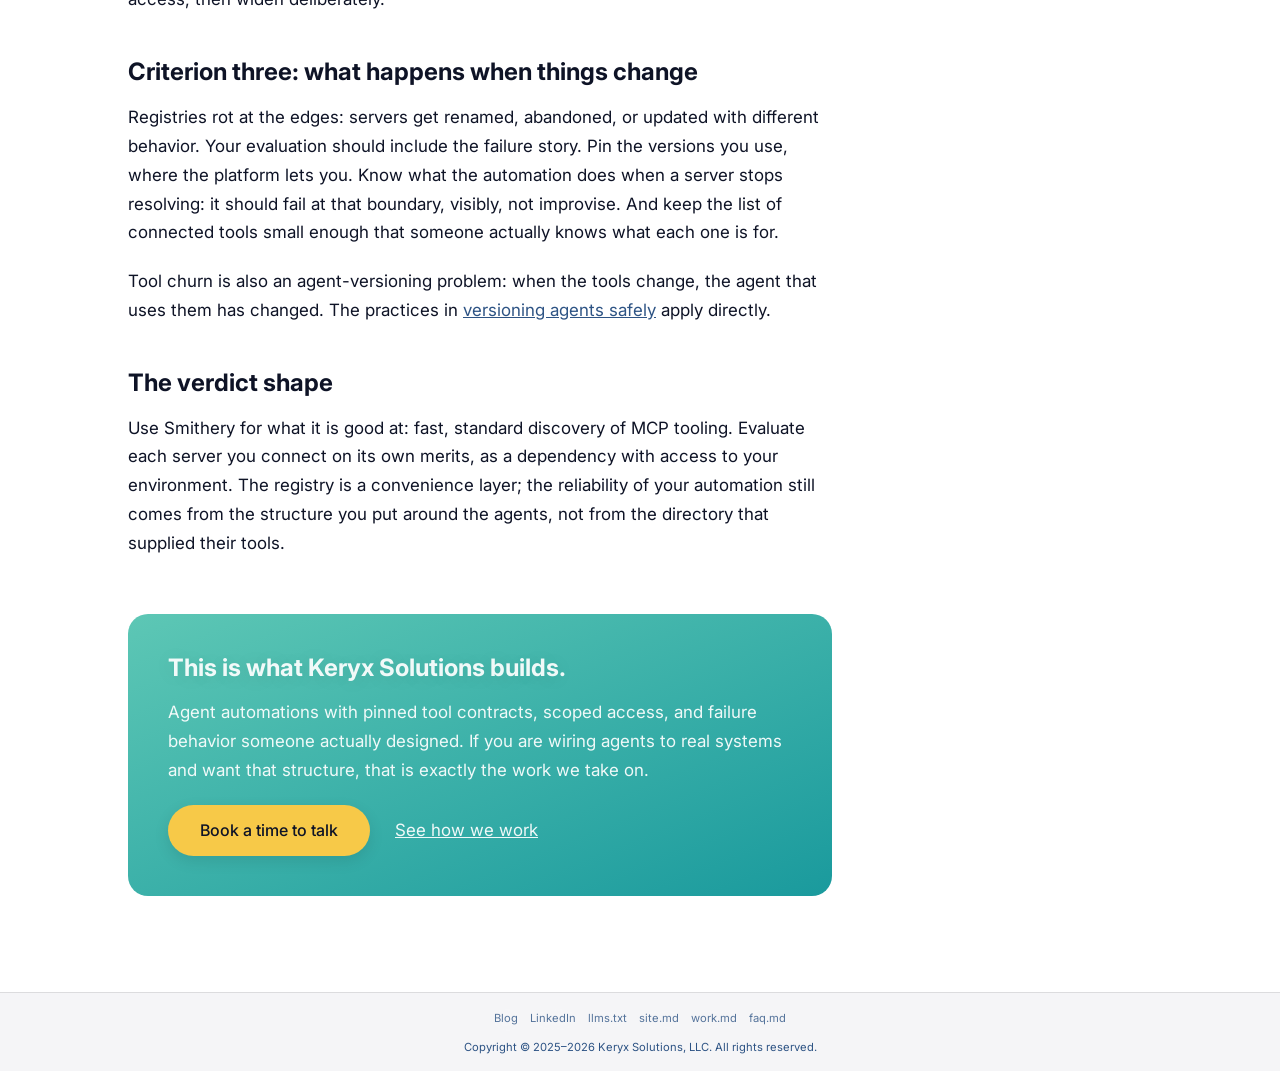
<file: insights/evaluate-smithery-agent-automation/index.html>
<!doctype html>
<html lang="en">
  <head>
    <!-- Google tag (gtag.js) -->
    <script
      async
      src="https://www.googletagmanager.com/gtag/js?id=G-6CN5X5ZJEK"
    ></script>
    <script>
      window.dataLayer = window.dataLayer || [];
      function gtag() {
        dataLayer.push(arguments);
      }
      gtag("js", new Date());
      gtag("config", "G-6CN5X5ZJEK");
    </script>
    <!-- End Google tag -->

    <meta charset="UTF-8" />
    <meta name="viewport" content="width=device-width, initial-scale=1.0" />
    <title>Evaluating Smithery for Agent Automation | Keryx Solutions</title>
    <meta
      name="title"
      content="Evaluating Smithery for Agent Automation | Keryx Solutions"
    />
    <meta
      name="description"
      content="Evaluate agent-tooling platforms on the contract they expose, the trust surface they add, and what happens when a tool changes. Smithery, examined against those criteria."
    />
    <meta
      name="robots"
      content="index,follow,max-image-preview:large,max-snippet:-1,max-video-preview:-1"
    />
    <meta
      property="og:title"
      content="Evaluating Smithery for Agent Automation | Keryx Solutions"
    />
    <meta
      property="og:description"
      content="A criteria-first evaluation of Smithery for agent automation: the MCP contract, the trust surface, and operational fit."
    />
    <meta property="og:type" content="website" />
    <meta
      property="og:url"
      content="https://keryxsolutions.com/insights/evaluate-smithery-agent-automation/"
    />
    <meta
      property="og:image"
      content="https://keryxsolutions.com/resources/keryx-social-card.jpg"
    />
    <meta property="og:image:width" content="1200" />
    <meta property="og:image:height" content="630" />
    <meta
      property="og:image:alt"
      content="Keryx Solutions: evaluating Smithery for agent automation"
    />
    <meta name="twitter:card" content="summary_large_image" />
    <meta
      name="twitter:title"
      content="Evaluating Smithery for Agent Automation | Keryx Solutions"
    />
    <meta
      name="twitter:description"
      content="A criteria-first evaluation of Smithery for agent automation: the MCP contract, the trust surface, and operational fit."
    />
    <meta
      name="twitter:image"
      content="https://keryxsolutions.com/resources/keryx-social-card.jpg"
    />
    <meta
      name="twitter:image:alt"
      content="Keryx Solutions: evaluating Smithery for agent automation"
    />
    <link
      rel="canonical"
      href="https://keryxsolutions.com/insights/evaluate-smithery-agent-automation/"
    />
    <link
      rel="sitemap"
      type="application/xml"
      href="https://keryxsolutions.com/sitemap.xml"
    />
    <link rel="preconnect" href="https://fonts.googleapis.com" />
    <link rel="preconnect" href="https://fonts.gstatic.com" crossorigin />
    <link
      href="https://fonts.googleapis.com/css2?family=Inter:wght@300..800&display=swap"
      rel="stylesheet"
    />
    <link rel="stylesheet" href="../../index.css" />
    <script defer src="../../main.js"></script>
    <script type="application/ld+json">
      {
        "@context": "https://schema.org",
        "@type": "BreadcrumbList",
        "itemListElement": [
          {
            "@type": "ListItem",
            "position": 1,
            "name": "Home",
            "item": "https://keryxsolutions.com/"
          },
          {
            "@type": "ListItem",
            "position": 2,
            "name": "Insights",
            "item": "https://keryxsolutions.com/insights/"
          },
          {
            "@type": "ListItem",
            "position": 3,
            "name": "Evaluating Smithery",
            "item": "https://keryxsolutions.com/insights/evaluate-smithery-agent-automation/"
          }
        ]
      }
    </script>
  </head>

  <body>
    <a class="skip-link" href="#main-content">Skip to content</a>

    <!-- Header -->
    <header class="site-header">
      <div class="container header-container">
        <a href="../../" class="logo" aria-label="Keryx Solutions home"
          ><img
            src="../../resources/keryx-solutions.webp"
            alt="Keryx Solutions Logo"
            height="48"
        /></a>
        <nav aria-label="Primary">
          <ul>
            <li><a href="../../#our-work">Our Work</a></li>
            <li><a href="../../#services">Services</a></li>
            <li><a href="https://blog.keryxsolutions.com/">Blog</a></li>
            <li><a href="../../#about">About</a></li>
            <li>
              <a
                href="https://calendar.google.com/calendar/appointments/schedules/AcZssZ0provwDCtwhRuWVBYv7zqlCAtBfIwdphMmIcWzKxAxITO9bumCJLOSNGH0M--MP_KLN8K9a6dv?gv=true"
                class="cta-button open-modal"
                >Get in touch</a
              >
            </li>
          </ul>
        </nav>
      </div>
    </header>

    <main id="main-content">
      <section class="insight-hero">
        <div class="container">
          <nav class="breadcrumb" aria-label="Breadcrumb">
            <a href="../../">Home</a>
            <span aria-hidden="true">›</span>
            <a href="../">Insights</a>
            <span aria-hidden="true">›</span>
            <span aria-current="page">Evaluating Smithery</span>
          </nav>
          <h1 class="headline-large">
            How do you evaluate Smithery for agent automation?
          </h1>
          <p class="body-large">
            Evaluate it the way you would evaluate any tool that connects your
            agents to the outside world: on the contract it exposes, on the
            trust surface it adds, and on what happens when a tool in its
            registry changes or disappears. Smithery, a registry and CLI for
            discovering and connecting MCP servers, solves the discovery half.
            The contract and trust questions are per server, and they decide
            whether your automation is safe to depend on.
          </p>
        </div>
      </section>

      <section class="insight-body">
        <div class="container">
          <article class="insight-article">
            <h2>What Smithery is, plainly</h2>
            <p>
              Smithery solves a real discovery problem: your agents need tools
              (search, browsing, databases, internal APIs), and the Model
              Context Protocol gives those tools a standard shape. A registry
              with a CLI makes finding and connecting MCP servers
              straightforward instead of hand-wiring each one. We use it in our
              own tooling for exactly that.
            </p>
            <p>
              The evaluation question is not whether the discovery layer works.
              It is what depending on it does to the reliability of the
              automation you build on top.
            </p>

            <h2>Criterion one: the contract</h2>
            <p>
              A tool platform for agents earns its keep by making tool contracts
              explicit and stable. MCP gives you the schema; the registry gives
              you the inventory. What you want to see, and should verify before
              relying on a specific server: documented inputs and outputs, a
              version you can pin, and behavior that changes visibly rather than
              silently. A tool whose responses drift without a version bump will
              break the agent that trusts it.
            </p>

            <h2>Criterion two: the trust surface</h2>
            <p>
              Every server you connect is code running with some level of access
              to your environment, and every registry entry is third-party code
              you did not write. Before connecting anything to automation that
              matters:
            </p>
            <ul>
              <li>
                Check what the server can touch: read-only sources are cheap
                trust; anything with write or credential access deserves review.
              </li>
              <li>
                Know where each server runs and where its credentials live: one
                that runs locally keeps your keys on your machine; one that is
                hosted routes its traffic, and your configuration, through
                someone else's infrastructure. The blast radius of a misbehaving
                server should be that tool, not the environment.
              </li>
              <li>
                Treat third-party servers like any other dependency: pinned,
                reviewed on update, and removable.
              </li>
            </ul>
            <p>
              This is the same discipline as
              <a href="../treasury-ai-agent-guardrails/"
                >guardrails for consequential actions</a
              >: default to least access, then widen deliberately.
            </p>

            <h2>Criterion three: what happens when things change</h2>
            <p>
              Registries rot at the edges: servers get renamed, abandoned, or
              updated with different behavior. Your evaluation should include
              the failure story. Pin the versions you use, where the platform
              lets you. Know what the automation does when a server stops
              resolving: it should fail at that boundary, visibly, not
              improvise. And keep the list of connected tools small enough that
              someone actually knows what each one is for.
            </p>
            <p>
              Tool churn is also an agent-versioning problem: when the tools
              change, the agent that uses them has changed. The practices in
              <a href="../version-ai-agents-without-breaking-workflows/"
                >versioning agents safely</a
              >
              apply directly.
            </p>

            <h2>The verdict shape</h2>
            <p>
              Use Smithery for what it is good at: fast, standard discovery of
              MCP tooling. Evaluate each server you connect on its own merits,
              as a dependency with access to your environment. The registry is a
              convenience layer; the reliability of your automation still comes
              from the structure you put around the agents, not from the
              directory that supplied their tools.
            </p>

            <div class="insight-cta">
              <h2>This is what Keryx Solutions builds.</h2>
              <p>
                Agent automations with pinned tool contracts, scoped access, and
                failure behavior someone actually designed. If you are wiring
                agents to real systems and want that structure, that is exactly
                the work we take on.
              </p>
              <p>
                <a
                  class="cta-button open-modal"
                  href="https://calendar.google.com/calendar/appointments/schedules/AcZssZ0provwDCtwhRuWVBYv7zqlCAtBfIwdphMmIcWzKxAxITO9bumCJLOSNGH0M--MP_KLN8K9a6dv?gv=true"
                  >Book a time to talk</a
                >
                <a href="../../#services">See how we work</a>
              </p>
            </div>
          </article>
        </div>
      </section>
    </main>

    <!-- Footer -->
    <footer class="site-footer">
      <div class="container">
        <div class="footer-content">
          <nav class="footer-links" aria-label="Site resources">
            <a href="https://blog.keryxsolutions.com/">Blog</a>
            <a href="https://www.linkedin.com/company/keryxsolutions/"
              >LinkedIn</a
            >
            <a href="../../llms.txt">llms.txt</a>
            <a href="../../site.md">site.md</a>
            <a href="../../work.md">work.md</a>
            <a href="../../faq.md">faq.md</a>
          </nav>
          <p>
            Copyright © 2025–2026 Keryx Solutions, LLC. All rights reserved.
          </p>
        </div>
      </div>
    </footer>

    <!-- Modal -->
    <div
      id="appointment-modal"
      class="modal"
      role="dialog"
      aria-modal="true"
      aria-labelledby="appointment-modal-title"
    >
      <div class="modal-content">
        <button
          type="button"
          class="close-modal"
          aria-label="Close scheduling dialog"
        >
          &times;
        </button>
        <div class="modal-body">
          <h2 id="appointment-modal-title" class="sr-only">
            Schedule a consultation with Keryx Solutions
          </h2>
          <!-- Google Calendar Appointment Scheduling begin -->
          <iframe
            data-src="https://calendar.google.com/calendar/appointments/schedules/AcZssZ0provwDCtwhRuWVBYv7zqlCAtBfIwdphMmIcWzKxAxITO9bumCJLOSNGH0M--MP_KLN8K9a6dv?gv=true"
            title="Schedule a consultation with Keryx Solutions"
            style="border: 0; vertical-align: bottom"
            width="100%"
            height="600"
            frameborder="0"
          ></iframe>
          <!-- end Google Calendar Appointment Scheduling -->
        </div>
      </div>
    </div>
  </body>
</html>
</file>
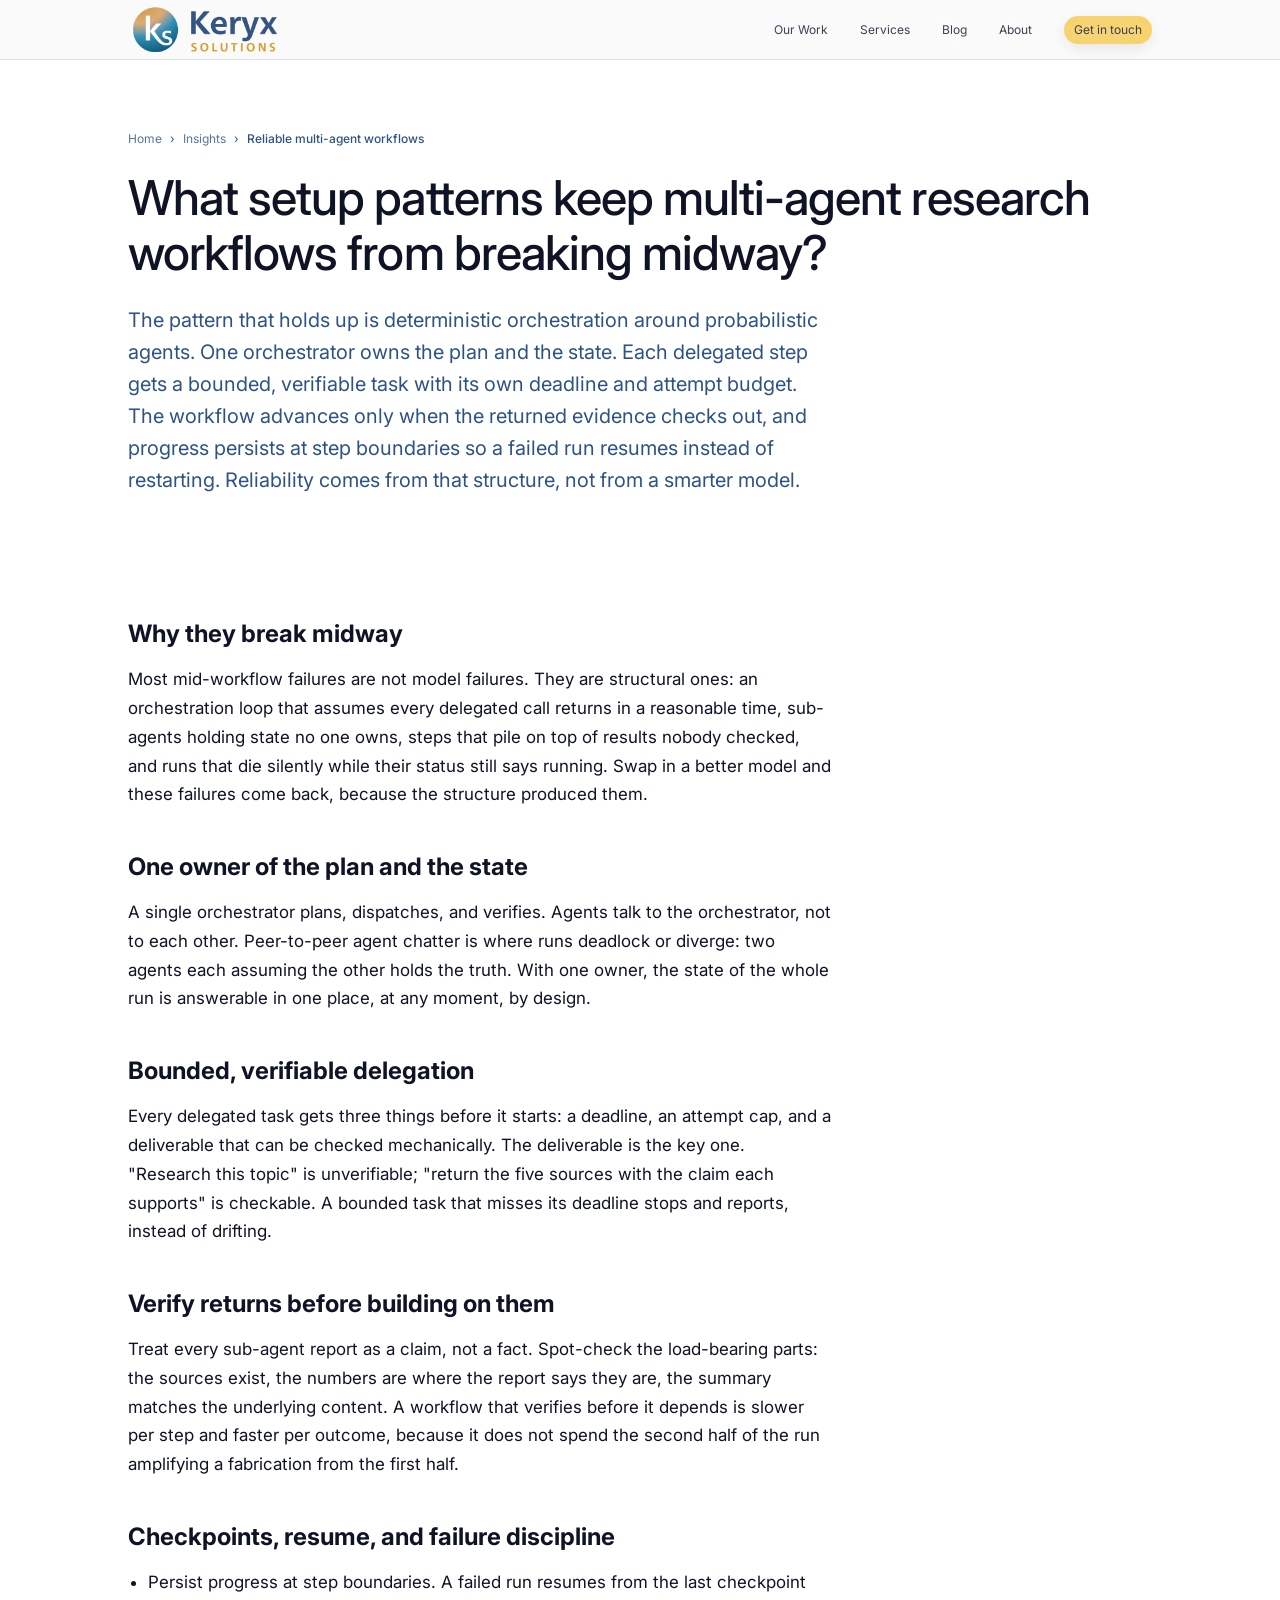
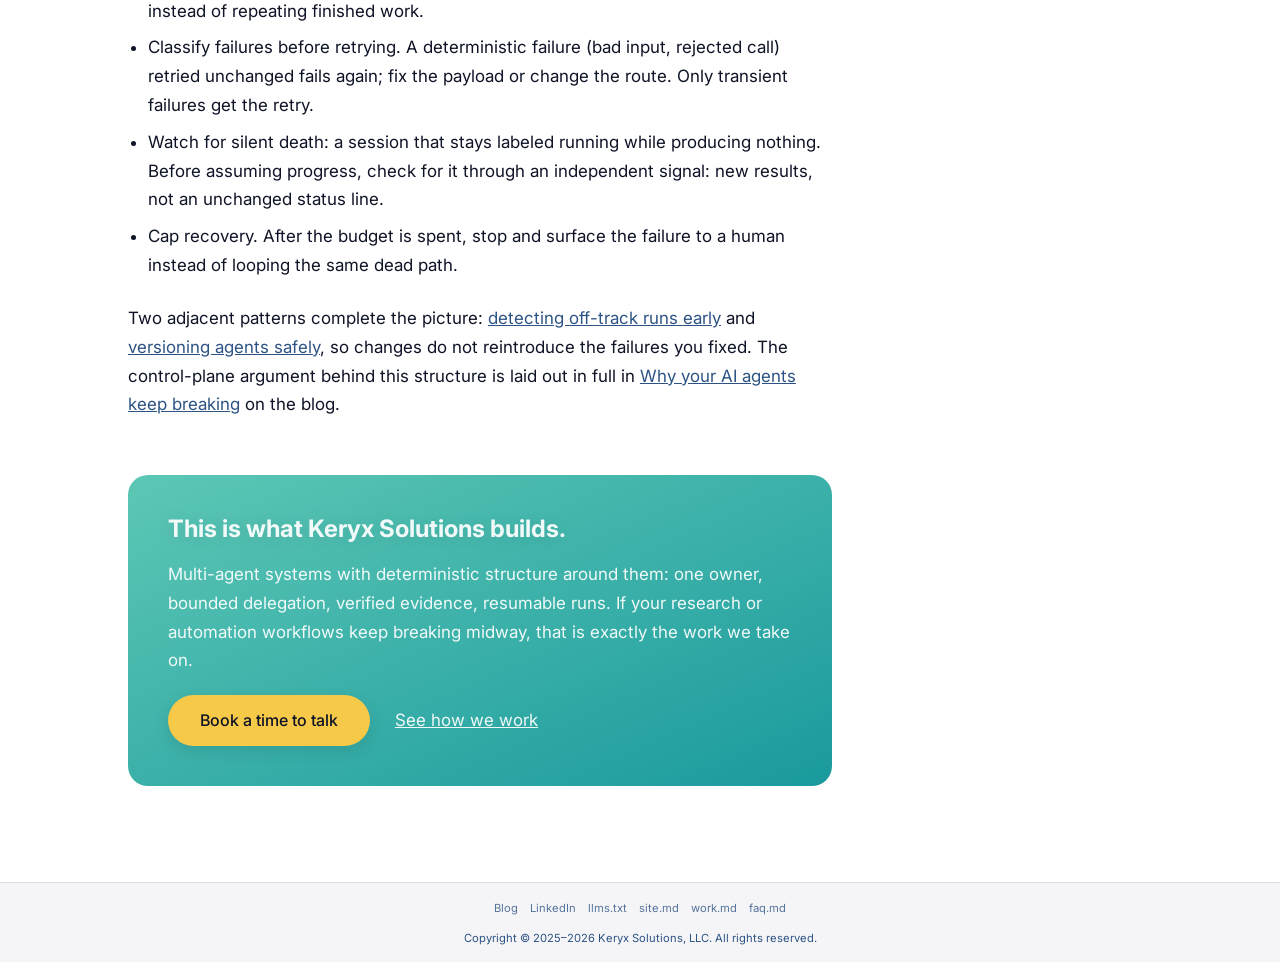
<file: insights/reliable-multi-agent-research-workflows/index.html>
<!doctype html>
<html lang="en">
  <head>
    <!-- Google tag (gtag.js) -->
    <script
      async
      src="https://www.googletagmanager.com/gtag/js?id=G-6CN5X5ZJEK"
    ></script>
    <script>
      window.dataLayer = window.dataLayer || [];
      function gtag() {
        dataLayer.push(arguments);
      }
      gtag("js", new Date());
      gtag("config", "G-6CN5X5ZJEK");
    </script>
    <!-- End Google tag -->

    <meta charset="UTF-8" />
    <meta name="viewport" content="width=device-width, initial-scale=1.0" />
    <title>Reliable Multi-Agent Research Workflows | Keryx Solutions</title>
    <meta
      name="title"
      content="Reliable Multi-Agent Research Workflows | Keryx Solutions"
    />
    <meta
      name="description"
      content="The pattern that holds up: one orchestrator owns the plan, every delegated step is bounded and verifiable, and progress persists so failed runs resume. Reliability comes from structure."
    />
    <meta
      name="robots"
      content="index,follow,max-image-preview:large,max-snippet:-1,max-video-preview:-1"
    />
    <meta
      property="og:title"
      content="Reliable Multi-Agent Research Workflows | Keryx Solutions"
    />
    <meta
      property="og:description"
      content="Multi-agent research workflows stop breaking midway when the structure around the agents is deterministic: one owner, bounded tasks, verified returns."
    />
    <meta property="og:type" content="website" />
    <meta
      property="og:url"
      content="https://keryxsolutions.com/insights/reliable-multi-agent-research-workflows/"
    />
    <meta
      property="og:image"
      content="https://keryxsolutions.com/resources/keryx-social-card.jpg"
    />
    <meta property="og:image:width" content="1200" />
    <meta property="og:image:height" content="630" />
    <meta
      property="og:image:alt"
      content="Keryx Solutions: reliable multi-agent research workflows"
    />
    <meta name="twitter:card" content="summary_large_image" />
    <meta
      name="twitter:title"
      content="Reliable Multi-Agent Research Workflows | Keryx Solutions"
    />
    <meta
      name="twitter:description"
      content="Multi-agent research workflows stop breaking midway when the structure around the agents is deterministic: one owner, bounded tasks, verified returns."
    />
    <meta
      name="twitter:image"
      content="https://keryxsolutions.com/resources/keryx-social-card.jpg"
    />
    <meta
      name="twitter:image:alt"
      content="Keryx Solutions: reliable multi-agent research workflows"
    />
    <link
      rel="canonical"
      href="https://keryxsolutions.com/insights/reliable-multi-agent-research-workflows/"
    />
    <link
      rel="sitemap"
      type="application/xml"
      href="https://keryxsolutions.com/sitemap.xml"
    />
    <link rel="preconnect" href="https://fonts.googleapis.com" />
    <link rel="preconnect" href="https://fonts.gstatic.com" crossorigin />
    <link
      href="https://fonts.googleapis.com/css2?family=Inter:wght@300..800&display=swap"
      rel="stylesheet"
    />
    <link rel="stylesheet" href="../../index.css" />
    <script defer src="../../main.js"></script>
    <script type="application/ld+json">
      {
        "@context": "https://schema.org",
        "@type": "BreadcrumbList",
        "itemListElement": [
          {
            "@type": "ListItem",
            "position": 1,
            "name": "Home",
            "item": "https://keryxsolutions.com/"
          },
          {
            "@type": "ListItem",
            "position": 2,
            "name": "Insights",
            "item": "https://keryxsolutions.com/insights/"
          },
          {
            "@type": "ListItem",
            "position": 3,
            "name": "Reliable multi-agent workflows",
            "item": "https://keryxsolutions.com/insights/reliable-multi-agent-research-workflows/"
          }
        ]
      }
    </script>
  </head>

  <body>
    <a class="skip-link" href="#main-content">Skip to content</a>

    <!-- Header -->
    <header class="site-header">
      <div class="container header-container">
        <a href="../../" class="logo" aria-label="Keryx Solutions home"
          ><img
            src="../../resources/keryx-solutions.webp"
            alt="Keryx Solutions Logo"
            height="48"
        /></a>
        <nav aria-label="Primary">
          <ul>
            <li><a href="../../#our-work">Our Work</a></li>
            <li><a href="../../#services">Services</a></li>
            <li><a href="https://blog.keryxsolutions.com/">Blog</a></li>
            <li><a href="../../#about">About</a></li>
            <li>
              <a
                href="https://calendar.google.com/calendar/appointments/schedules/AcZssZ0provwDCtwhRuWVBYv7zqlCAtBfIwdphMmIcWzKxAxITO9bumCJLOSNGH0M--MP_KLN8K9a6dv?gv=true"
                class="cta-button open-modal"
                >Get in touch</a
              >
            </li>
          </ul>
        </nav>
      </div>
    </header>

    <main id="main-content">
      <section class="insight-hero">
        <div class="container">
          <nav class="breadcrumb" aria-label="Breadcrumb">
            <a href="../../">Home</a>
            <span aria-hidden="true">›</span>
            <a href="../">Insights</a>
            <span aria-hidden="true">›</span>
            <span aria-current="page">Reliable multi-agent workflows</span>
          </nav>
          <h1 class="headline-large">
            What setup patterns keep multi-agent research workflows from
            breaking midway?
          </h1>
          <p class="body-large">
            The pattern that holds up is deterministic orchestration around
            probabilistic agents. One orchestrator owns the plan and the state.
            Each delegated step gets a bounded, verifiable task with its own
            deadline and attempt budget. The workflow advances only when the
            returned evidence checks out, and progress persists at step
            boundaries so a failed run resumes instead of restarting.
            Reliability comes from that structure, not from a smarter model.
          </p>
        </div>
      </section>

      <section class="insight-body">
        <div class="container">
          <article class="insight-article">
            <h2>Why they break midway</h2>
            <p>
              Most mid-workflow failures are not model failures. They are
              structural ones: an orchestration loop that assumes every
              delegated call returns in a reasonable time, sub-agents holding
              state no one owns, steps that pile on top of results nobody
              checked, and runs that die silently while their status still says
              running. Swap in a better model and these failures come back,
              because the structure produced them.
            </p>

            <h2>One owner of the plan and the state</h2>
            <p>
              A single orchestrator plans, dispatches, and verifies. Agents talk
              to the orchestrator, not to each other. Peer-to-peer agent chatter
              is where runs deadlock or diverge: two agents each assuming the
              other holds the truth. With one owner, the state of the whole run
              is answerable in one place, at any moment, by design.
            </p>

            <h2>Bounded, verifiable delegation</h2>
            <p>
              Every delegated task gets three things before it starts: a
              deadline, an attempt cap, and a deliverable that can be checked
              mechanically. The deliverable is the key one. "Research this
              topic" is unverifiable; "return the five sources with the claim
              each supports" is checkable. A bounded task that misses its
              deadline stops and reports, instead of drifting.
            </p>

            <h2>Verify returns before building on them</h2>
            <p>
              Treat every sub-agent report as a claim, not a fact. Spot-check
              the load-bearing parts: the sources exist, the numbers are where
              the report says they are, the summary matches the underlying
              content. A workflow that verifies before it depends is slower per
              step and faster per outcome, because it does not spend the second
              half of the run amplifying a fabrication from the first half.
            </p>

            <h2>Checkpoints, resume, and failure discipline</h2>
            <ul>
              <li>
                Persist progress at step boundaries. A failed run resumes from
                the last checkpoint instead of repeating finished work.
              </li>
              <li>
                Classify failures before retrying. A deterministic failure (bad
                input, rejected call) retried unchanged fails again; fix the
                payload or change the route. Only transient failures get the
                retry.
              </li>
              <li>
                Watch for silent death: a session that stays labeled running
                while producing nothing. Before assuming progress, check for it
                through an independent signal: new results, not an unchanged
                status line.
              </li>
              <li>
                Cap recovery. After the budget is spent, stop and surface the
                failure to a human instead of looping the same dead path.
              </li>
            </ul>

            <p>
              Two adjacent patterns complete the picture:
              <a href="../detect-off-track-ai-agent-workflows/"
                >detecting off-track runs early</a
              >
              and
              <a href="../version-ai-agents-without-breaking-workflows/"
                >versioning agents safely</a
              >, so changes do not reintroduce the failures you fixed. The
              control-plane argument behind this structure is laid out in full
              in
              <a
                href="https://blog.keryxsolutions.com/p/why-your-ai-agents-keep-breaking"
                >Why your AI agents keep breaking</a
              >
              on the blog.
            </p>

            <div class="insight-cta">
              <h2>This is what Keryx Solutions builds.</h2>
              <p>
                Multi-agent systems with deterministic structure around them:
                one owner, bounded delegation, verified evidence, resumable
                runs. If your research or automation workflows keep breaking
                midway, that is exactly the work we take on.
              </p>
              <p>
                <a
                  class="cta-button open-modal"
                  href="https://calendar.google.com/calendar/appointments/schedules/AcZssZ0provwDCtwhRuWVBYv7zqlCAtBfIwdphMmIcWzKxAxITO9bumCJLOSNGH0M--MP_KLN8K9a6dv?gv=true"
                  >Book a time to talk</a
                >
                <a href="../../#services">See how we work</a>
              </p>
            </div>
          </article>
        </div>
      </section>
    </main>

    <!-- Footer -->
    <footer class="site-footer">
      <div class="container">
        <div class="footer-content">
          <nav class="footer-links" aria-label="Site resources">
            <a href="https://blog.keryxsolutions.com/">Blog</a>
            <a href="https://www.linkedin.com/company/keryxsolutions/"
              >LinkedIn</a
            >
            <a href="../../llms.txt">llms.txt</a>
            <a href="../../site.md">site.md</a>
            <a href="../../work.md">work.md</a>
            <a href="../../faq.md">faq.md</a>
          </nav>
          <p>
            Copyright © 2025–2026 Keryx Solutions, LLC. All rights reserved.
          </p>
        </div>
      </div>
    </footer>

    <!-- Modal -->
    <div
      id="appointment-modal"
      class="modal"
      role="dialog"
      aria-modal="true"
      aria-labelledby="appointment-modal-title"
    >
      <div class="modal-content">
        <button
          type="button"
          class="close-modal"
          aria-label="Close scheduling dialog"
        >
          &times;
        </button>
        <div class="modal-body">
          <h2 id="appointment-modal-title" class="sr-only">
            Schedule a consultation with Keryx Solutions
          </h2>
          <!-- Google Calendar Appointment Scheduling begin -->
          <iframe
            data-src="https://calendar.google.com/calendar/appointments/schedules/AcZssZ0provwDCtwhRuWVBYv7zqlCAtBfIwdphMmIcWzKxAxITO9bumCJLOSNGH0M--MP_KLN8K9a6dv?gv=true"
            title="Schedule a consultation with Keryx Solutions"
            style="border: 0; vertical-align: bottom"
            width="100%"
            height="600"
            frameborder="0"
          ></iframe>
          <!-- end Google Calendar Appointment Scheduling -->
        </div>
      </div>
    </div>
  </body>
</html>
</file>
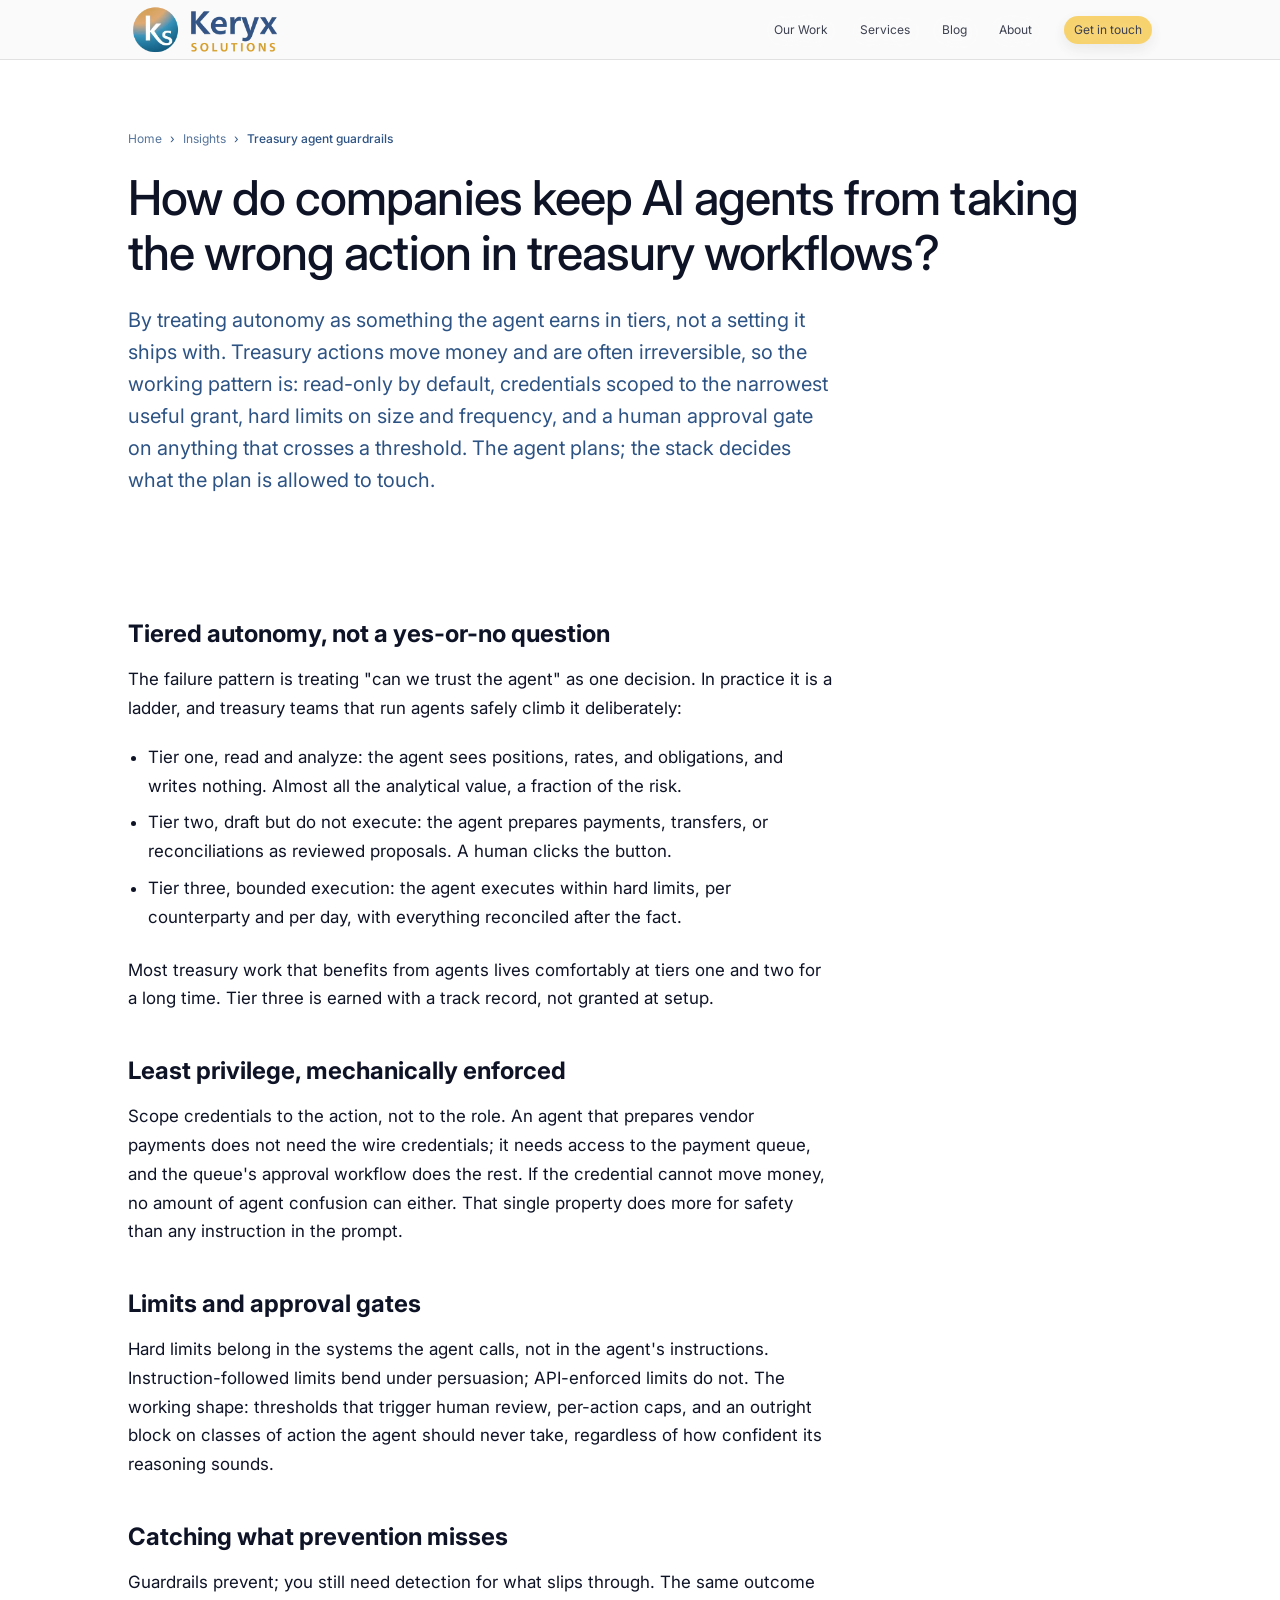
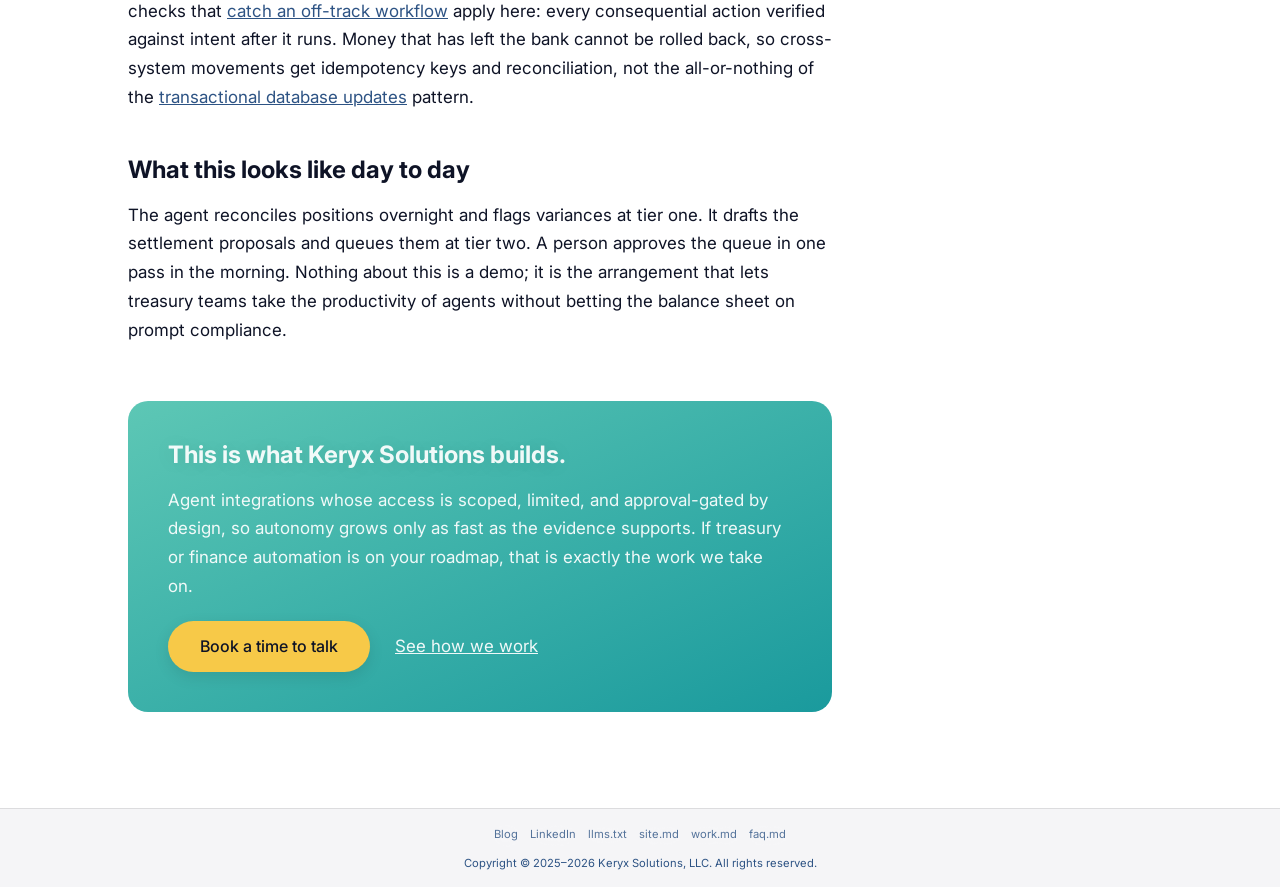
<file: insights/treasury-ai-agent-guardrails/index.html>
<!doctype html>
<html lang="en">
  <head>
    <!-- Google tag (gtag.js) -->
    <script
      async
      src="https://www.googletagmanager.com/gtag/js?id=G-6CN5X5ZJEK"
    ></script>
    <script>
      window.dataLayer = window.dataLayer || [];
      function gtag() {
        dataLayer.push(arguments);
      }
      gtag("js", new Date());
      gtag("config", "G-6CN5X5ZJEK");
    </script>
    <!-- End Google tag -->

    <meta charset="UTF-8" />
    <meta name="viewport" content="width=device-width, initial-scale=1.0" />
    <title>AI Agent Guardrails for Treasury Workflows | Keryx Solutions</title>
    <meta
      name="title"
      content="AI Agent Guardrails for Treasury Workflows | Keryx Solutions"
    />
    <meta
      name="description"
      content="Treasury actions are often irreversible, so agents there earn autonomy in tiers: read-only by default, scoped credentials, limits, and human approval on anything that moves money."
    />
    <meta
      name="robots"
      content="index,follow,max-image-preview:large,max-snippet:-1,max-video-preview:-1"
    />
    <meta
      property="og:title"
      content="AI Agent Guardrails for Treasury Workflows | Keryx Solutions"
    />
    <meta
      property="og:description"
      content="How companies keep AI agents from taking the wrong action in treasury workflows: tiered autonomy, least privilege, approval gates."
    />
    <meta property="og:type" content="website" />
    <meta
      property="og:url"
      content="https://keryxsolutions.com/insights/treasury-ai-agent-guardrails/"
    />
    <meta
      property="og:image"
      content="https://keryxsolutions.com/resources/keryx-social-card.jpg"
    />
    <meta property="og:image:width" content="1200" />
    <meta property="og:image:height" content="630" />
    <meta
      property="og:image:alt"
      content="Keryx Solutions: AI agent guardrails for treasury workflows"
    />
    <meta name="twitter:card" content="summary_large_image" />
    <meta
      name="twitter:title"
      content="AI Agent Guardrails for Treasury Workflows | Keryx Solutions"
    />
    <meta
      name="twitter:description"
      content="How companies keep AI agents from taking the wrong action in treasury workflows: tiered autonomy, least privilege, approval gates."
    />
    <meta
      name="twitter:image"
      content="https://keryxsolutions.com/resources/keryx-social-card.jpg"
    />
    <meta
      name="twitter:image:alt"
      content="Keryx Solutions: AI agent guardrails for treasury workflows"
    />
    <link
      rel="canonical"
      href="https://keryxsolutions.com/insights/treasury-ai-agent-guardrails/"
    />
    <link
      rel="sitemap"
      type="application/xml"
      href="https://keryxsolutions.com/sitemap.xml"
    />
    <link rel="preconnect" href="https://fonts.googleapis.com" />
    <link rel="preconnect" href="https://fonts.gstatic.com" crossorigin />
    <link
      href="https://fonts.googleapis.com/css2?family=Inter:wght@300..800&display=swap"
      rel="stylesheet"
    />
    <link rel="stylesheet" href="../../index.css" />
    <script defer src="../../main.js"></script>
    <script type="application/ld+json">
      {
        "@context": "https://schema.org",
        "@type": "BreadcrumbList",
        "itemListElement": [
          {
            "@type": "ListItem",
            "position": 1,
            "name": "Home",
            "item": "https://keryxsolutions.com/"
          },
          {
            "@type": "ListItem",
            "position": 2,
            "name": "Insights",
            "item": "https://keryxsolutions.com/insights/"
          },
          {
            "@type": "ListItem",
            "position": 3,
            "name": "Treasury agent guardrails",
            "item": "https://keryxsolutions.com/insights/treasury-ai-agent-guardrails/"
          }
        ]
      }
    </script>
  </head>

  <body>
    <a class="skip-link" href="#main-content">Skip to content</a>

    <!-- Header -->
    <header class="site-header">
      <div class="container header-container">
        <a href="../../" class="logo" aria-label="Keryx Solutions home"
          ><img
            src="../../resources/keryx-solutions.webp"
            alt="Keryx Solutions Logo"
            height="48"
        /></a>
        <nav aria-label="Primary">
          <ul>
            <li><a href="../../#our-work">Our Work</a></li>
            <li><a href="../../#services">Services</a></li>
            <li><a href="https://blog.keryxsolutions.com/">Blog</a></li>
            <li><a href="../../#about">About</a></li>
            <li>
              <a
                href="https://calendar.google.com/calendar/appointments/schedules/AcZssZ0provwDCtwhRuWVBYv7zqlCAtBfIwdphMmIcWzKxAxITO9bumCJLOSNGH0M--MP_KLN8K9a6dv?gv=true"
                class="cta-button open-modal"
                >Get in touch</a
              >
            </li>
          </ul>
        </nav>
      </div>
    </header>

    <main id="main-content">
      <section class="insight-hero">
        <div class="container">
          <nav class="breadcrumb" aria-label="Breadcrumb">
            <a href="../../">Home</a>
            <span aria-hidden="true">›</span>
            <a href="../">Insights</a>
            <span aria-hidden="true">›</span>
            <span aria-current="page">Treasury agent guardrails</span>
          </nav>
          <h1 class="headline-large">
            How do companies keep AI agents from taking the wrong action in
            treasury workflows?
          </h1>
          <p class="body-large">
            By treating autonomy as something the agent earns in tiers, not a
            setting it ships with. Treasury actions move money and are often
            irreversible, so the working pattern is: read-only by default,
            credentials scoped to the narrowest useful grant, hard limits on
            size and frequency, and a human approval gate on anything that
            crosses a threshold. The agent plans; the stack decides what the
            plan is allowed to touch.
          </p>
        </div>
      </section>

      <section class="insight-body">
        <div class="container">
          <article class="insight-article">
            <h2>Tiered autonomy, not a yes-or-no question</h2>
            <p>
              The failure pattern is treating "can we trust the agent" as one
              decision. In practice it is a ladder, and treasury teams that run
              agents safely climb it deliberately:
            </p>
            <ul>
              <li>
                Tier one, read and analyze: the agent sees positions, rates, and
                obligations, and writes nothing. Almost all the analytical
                value, a fraction of the risk.
              </li>
              <li>
                Tier two, draft but do not execute: the agent prepares payments,
                transfers, or reconciliations as reviewed proposals. A human
                clicks the button.
              </li>
              <li>
                Tier three, bounded execution: the agent executes within hard
                limits, per counterparty and per day, with everything reconciled
                after the fact.
              </li>
            </ul>
            <p>
              Most treasury work that benefits from agents lives comfortably at
              tiers one and two for a long time. Tier three is earned with a
              track record, not granted at setup.
            </p>

            <h2>Least privilege, mechanically enforced</h2>
            <p>
              Scope credentials to the action, not to the role. An agent that
              prepares vendor payments does not need the wire credentials; it
              needs access to the payment queue, and the queue's approval
              workflow does the rest. If the credential cannot move money, no
              amount of agent confusion can either. That single property does
              more for safety than any instruction in the prompt.
            </p>

            <h2>Limits and approval gates</h2>
            <p>
              Hard limits belong in the systems the agent calls, not in the
              agent's instructions. Instruction-followed limits bend under
              persuasion; API-enforced limits do not. The working shape:
              thresholds that trigger human review, per-action caps, and an
              outright block on classes of action the agent should never take,
              regardless of how confident its reasoning sounds.
            </p>

            <h2>Catching what prevention misses</h2>
            <p>
              Guardrails prevent; you still need detection for what slips
              through. The same outcome checks that
              <a href="../detect-off-track-ai-agent-workflows/"
                >catch an off-track workflow</a
              >
              apply here: every consequential action verified against intent
              after it runs. Money that has left the bank cannot be rolled back,
              so cross-system movements get idempotency keys and reconciliation,
              not the all-or-nothing of the
              <a href="../database-updates-succeed-or-fail-together/"
                >transactional database updates</a
              >
              pattern.
            </p>

            <h2>What this looks like day to day</h2>
            <p>
              The agent reconciles positions overnight and flags variances at
              tier one. It drafts the settlement proposals and queues them at
              tier two. A person approves the queue in one pass in the morning.
              Nothing about this is a demo; it is the arrangement that lets
              treasury teams take the productivity of agents without betting the
              balance sheet on prompt compliance.
            </p>

            <div class="insight-cta">
              <h2>This is what Keryx Solutions builds.</h2>
              <p>
                Agent integrations whose access is scoped, limited, and
                approval-gated by design, so autonomy grows only as fast as the
                evidence supports. If treasury or finance automation is on your
                roadmap, that is exactly the work we take on.
              </p>
              <p>
                <a
                  class="cta-button open-modal"
                  href="https://calendar.google.com/calendar/appointments/schedules/AcZssZ0provwDCtwhRuWVBYv7zqlCAtBfIwdphMmIcWzKxAxITO9bumCJLOSNGH0M--MP_KLN8K9a6dv?gv=true"
                  >Book a time to talk</a
                >
                <a href="../../#services">See how we work</a>
              </p>
            </div>
          </article>
        </div>
      </section>
    </main>

    <!-- Footer -->
    <footer class="site-footer">
      <div class="container">
        <div class="footer-content">
          <nav class="footer-links" aria-label="Site resources">
            <a href="https://blog.keryxsolutions.com/">Blog</a>
            <a href="https://www.linkedin.com/company/keryxsolutions/"
              >LinkedIn</a
            >
            <a href="../../llms.txt">llms.txt</a>
            <a href="../../site.md">site.md</a>
            <a href="../../work.md">work.md</a>
            <a href="../../faq.md">faq.md</a>
          </nav>
          <p>
            Copyright © 2025–2026 Keryx Solutions, LLC. All rights reserved.
          </p>
        </div>
      </div>
    </footer>

    <!-- Modal -->
    <div
      id="appointment-modal"
      class="modal"
      role="dialog"
      aria-modal="true"
      aria-labelledby="appointment-modal-title"
    >
      <div class="modal-content">
        <button
          type="button"
          class="close-modal"
          aria-label="Close scheduling dialog"
        >
          &times;
        </button>
        <div class="modal-body">
          <h2 id="appointment-modal-title" class="sr-only">
            Schedule a consultation with Keryx Solutions
          </h2>
          <!-- Google Calendar Appointment Scheduling begin -->
          <iframe
            data-src="https://calendar.google.com/calendar/appointments/schedules/AcZssZ0provwDCtwhRuWVBYv7zqlCAtBfIwdphMmIcWzKxAxITO9bumCJLOSNGH0M--MP_KLN8K9a6dv?gv=true"
            title="Schedule a consultation with Keryx Solutions"
            style="border: 0; vertical-align: bottom"
            width="100%"
            height="600"
            frameborder="0"
          ></iframe>
          <!-- end Google Calendar Appointment Scheduling -->
        </div>
      </div>
    </div>
  </body>
</html>
</file>
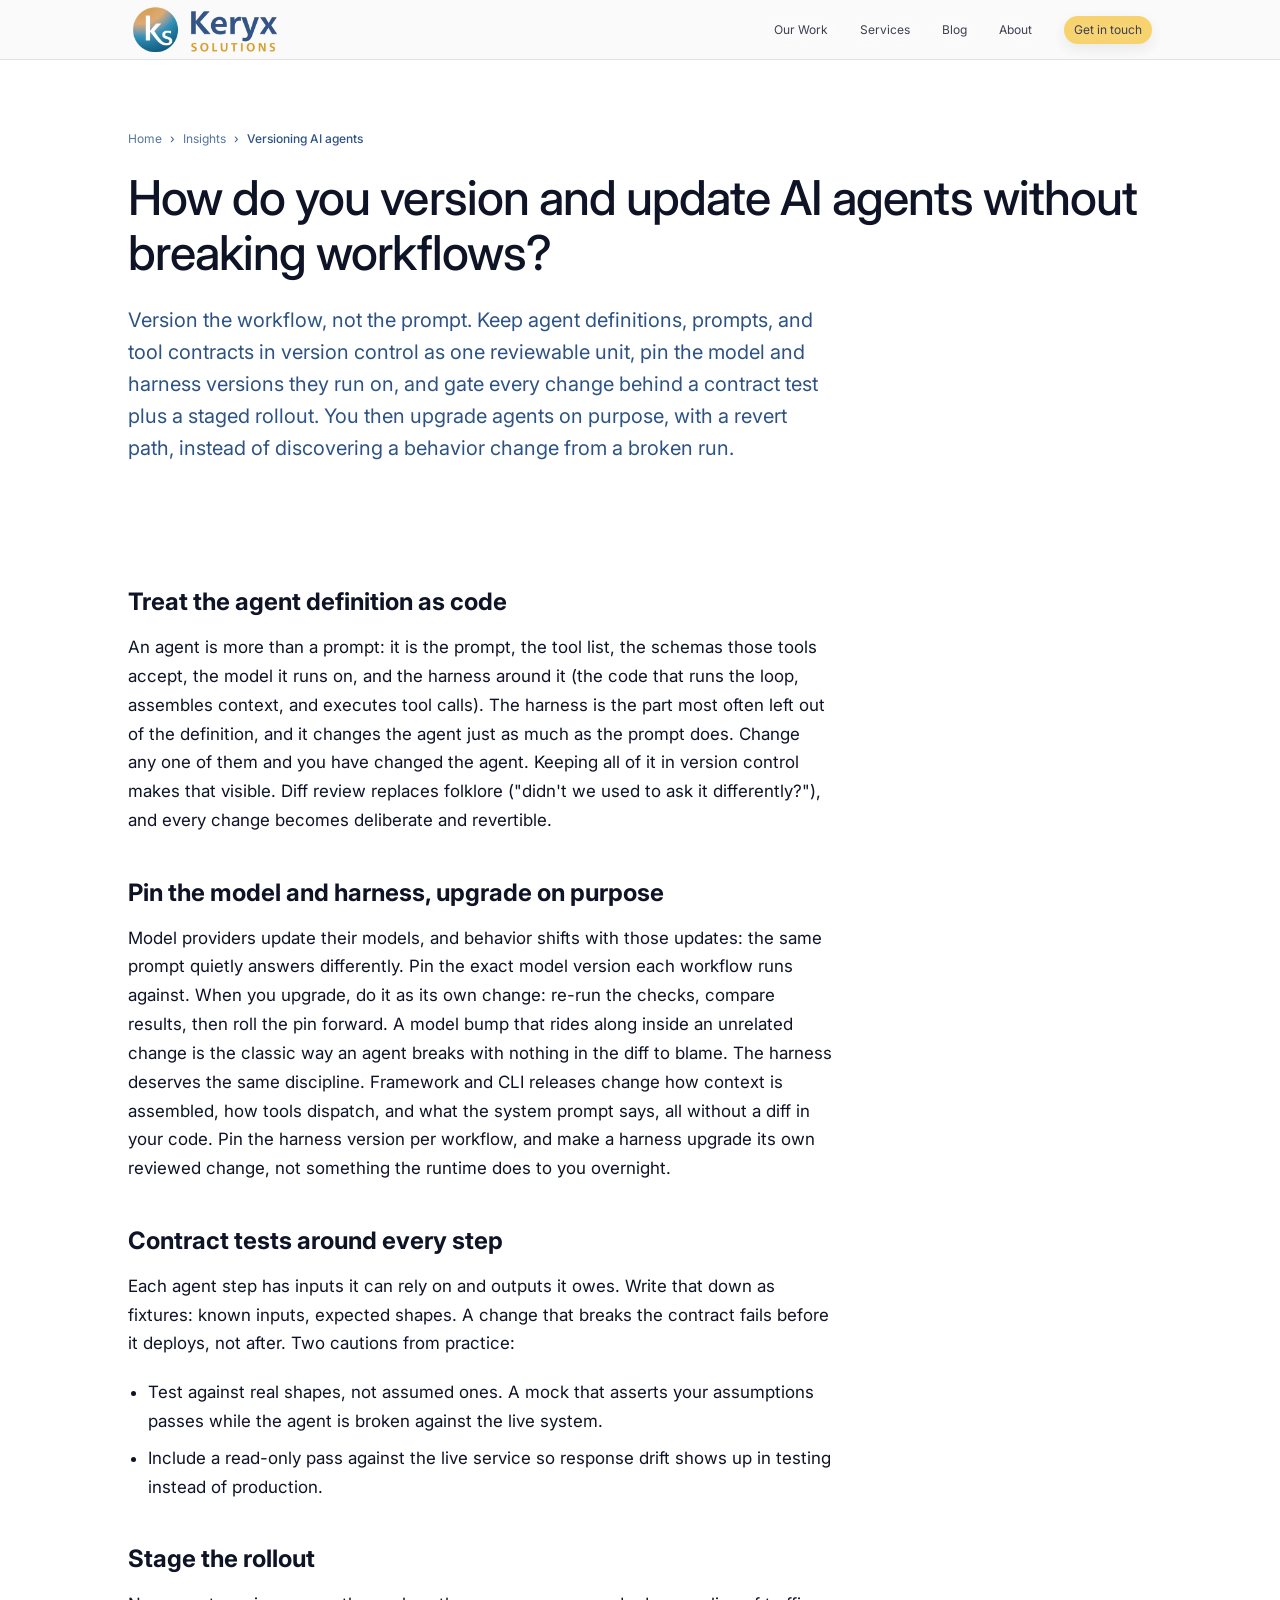
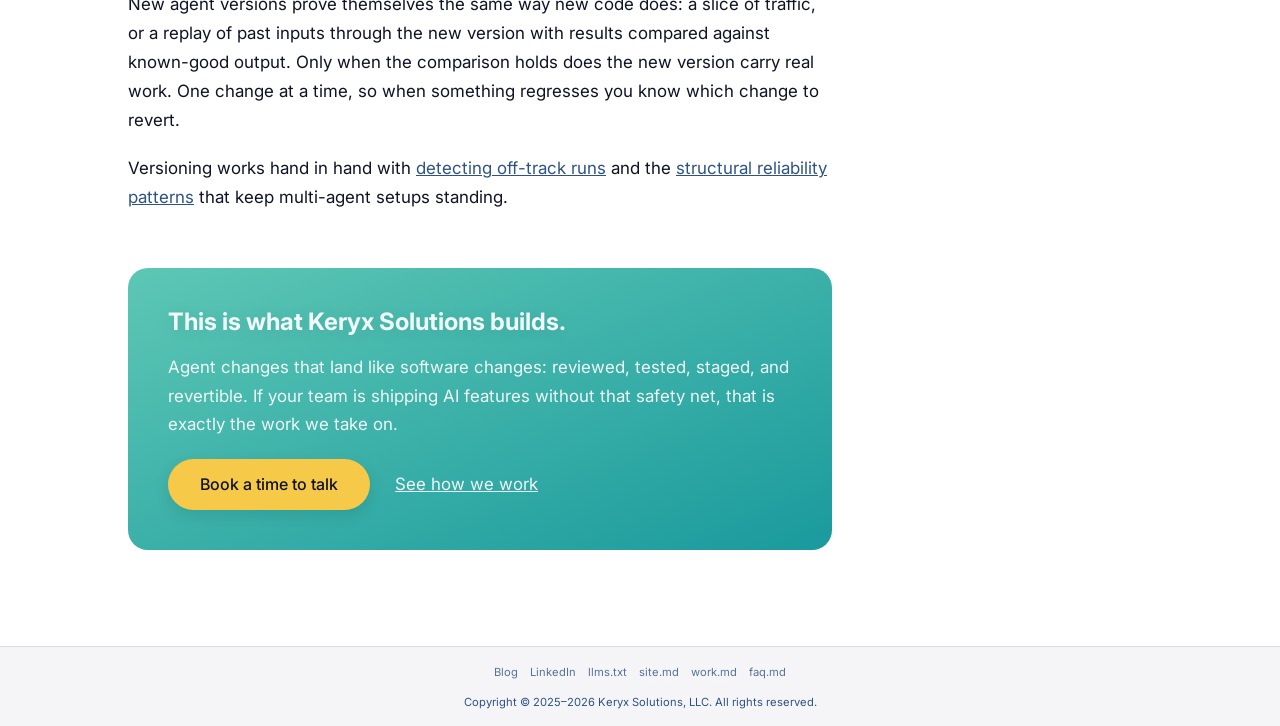
<file: insights/version-ai-agents-without-breaking-workflows/index.html>
<!doctype html>
<html lang="en">
  <head>
    <!-- Google tag (gtag.js) -->
    <script
      async
      src="https://www.googletagmanager.com/gtag/js?id=G-6CN5X5ZJEK"
    ></script>
    <script>
      window.dataLayer = window.dataLayer || [];
      function gtag() {
        dataLayer.push(arguments);
      }
      gtag("js", new Date());
      gtag("config", "G-6CN5X5ZJEK");
    </script>
    <!-- End Google tag -->

    <meta charset="UTF-8" />
    <meta name="viewport" content="width=device-width, initial-scale=1.0" />
    <title>
      Version AI Agents Without Breaking Workflows | Keryx Solutions
    </title>
    <meta
      name="title"
      content="Version AI Agents Without Breaking Workflows | Keryx Solutions"
    />
    <meta
      name="description"
      content="Keep prompts, tool contracts, model and harness pins in version control as one reviewable unit, gate changes behind contract tests, and roll out in stages so upgrades happen on purpose, with a revert path."
    />
    <meta
      name="robots"
      content="index,follow,max-image-preview:large,max-snippet:-1,max-video-preview:-1"
    />
    <meta
      property="og:title"
      content="Version AI Agents Without Breaking Workflows | Keryx Solutions"
    />
    <meta
      property="og:description"
      content="Version the workflow, not the prompt: definitions in git, pinned models and harness, contract tests, staged rollout."
    />
    <meta property="og:type" content="website" />
    <meta
      property="og:url"
      content="https://keryxsolutions.com/insights/version-ai-agents-without-breaking-workflows/"
    />
    <meta
      property="og:image"
      content="https://keryxsolutions.com/resources/keryx-social-card.jpg"
    />
    <meta property="og:image:width" content="1200" />
    <meta property="og:image:height" content="630" />
    <meta
      property="og:image:alt"
      content="Keryx Solutions: versioning AI agents safely"
    />
    <meta name="twitter:card" content="summary_large_image" />
    <meta
      name="twitter:title"
      content="Version AI Agents Without Breaking Workflows | Keryx Solutions"
    />
    <meta
      name="twitter:description"
      content="Version the workflow, not the prompt: definitions in git, pinned models and harness, contract tests, staged rollout."
    />
    <meta
      name="twitter:image"
      content="https://keryxsolutions.com/resources/keryx-social-card.jpg"
    />
    <meta
      name="twitter:image:alt"
      content="Keryx Solutions: versioning AI agents safely"
    />
    <link
      rel="canonical"
      href="https://keryxsolutions.com/insights/version-ai-agents-without-breaking-workflows/"
    />
    <link
      rel="sitemap"
      type="application/xml"
      href="https://keryxsolutions.com/sitemap.xml"
    />
    <link rel="preconnect" href="https://fonts.googleapis.com" />
    <link rel="preconnect" href="https://fonts.gstatic.com" crossorigin />
    <link
      href="https://fonts.googleapis.com/css2?family=Inter:wght@300..800&display=swap"
      rel="stylesheet"
    />
    <link rel="stylesheet" href="../../index.css" />
    <script defer src="../../main.js"></script>
    <script type="application/ld+json">
      {
        "@context": "https://schema.org",
        "@type": "BreadcrumbList",
        "itemListElement": [
          {
            "@type": "ListItem",
            "position": 1,
            "name": "Home",
            "item": "https://keryxsolutions.com/"
          },
          {
            "@type": "ListItem",
            "position": 2,
            "name": "Insights",
            "item": "https://keryxsolutions.com/insights/"
          },
          {
            "@type": "ListItem",
            "position": 3,
            "name": "Versioning AI agents",
            "item": "https://keryxsolutions.com/insights/version-ai-agents-without-breaking-workflows/"
          }
        ]
      }
    </script>
  </head>

  <body>
    <a class="skip-link" href="#main-content">Skip to content</a>

    <!-- Header -->
    <header class="site-header">
      <div class="container header-container">
        <a href="../../" class="logo" aria-label="Keryx Solutions home"
          ><img
            src="../../resources/keryx-solutions.webp"
            alt="Keryx Solutions Logo"
            height="48"
        /></a>
        <nav aria-label="Primary">
          <ul>
            <li><a href="../../#our-work">Our Work</a></li>
            <li><a href="../../#services">Services</a></li>
            <li><a href="https://blog.keryxsolutions.com/">Blog</a></li>
            <li><a href="../../#about">About</a></li>
            <li>
              <a
                href="https://calendar.google.com/calendar/appointments/schedules/AcZssZ0provwDCtwhRuWVBYv7zqlCAtBfIwdphMmIcWzKxAxITO9bumCJLOSNGH0M--MP_KLN8K9a6dv?gv=true"
                class="cta-button open-modal"
                >Get in touch</a
              >
            </li>
          </ul>
        </nav>
      </div>
    </header>

    <main id="main-content">
      <section class="insight-hero">
        <div class="container">
          <nav class="breadcrumb" aria-label="Breadcrumb">
            <a href="../../">Home</a>
            <span aria-hidden="true">›</span>
            <a href="../">Insights</a>
            <span aria-hidden="true">›</span>
            <span aria-current="page">Versioning AI agents</span>
          </nav>
          <h1 class="headline-large">
            How do you version and update AI agents without breaking workflows?
          </h1>
          <p class="body-large">
            Version the workflow, not the prompt. Keep agent definitions,
            prompts, and tool contracts in version control as one reviewable
            unit, pin the model and harness versions they run on, and gate every
            change behind a contract test plus a staged rollout. You then
            upgrade agents on purpose, with a revert path, instead of
            discovering a behavior change from a broken run.
          </p>
        </div>
      </section>

      <section class="insight-body">
        <div class="container">
          <article class="insight-article">
            <h2>Treat the agent definition as code</h2>
            <p>
              An agent is more than a prompt: it is the prompt, the tool list,
              the schemas those tools accept, the model it runs on, and the
              harness around it (the code that runs the loop, assembles context,
              and executes tool calls). The harness is the part most often left
              out of the definition, and it changes the agent just as much as
              the prompt does. Change any one of them and you have changed the
              agent. Keeping all of it in version control makes that visible.
              Diff review replaces folklore ("didn't we used to ask it
              differently?"), and every change becomes deliberate and
              revertible.
            </p>

            <h2>Pin the model and harness, upgrade on purpose</h2>
            <p>
              Model providers update their models, and behavior shifts with
              those updates: the same prompt quietly answers differently. Pin
              the exact model version each workflow runs against. When you
              upgrade, do it as its own change: re-run the checks, compare
              results, then roll the pin forward. A model bump that rides along
              inside an unrelated change is the classic way an agent breaks with
              nothing in the diff to blame. The harness deserves the same
              discipline. Framework and CLI releases change how context is
              assembled, how tools dispatch, and what the system prompt says,
              all without a diff in your code. Pin the harness version per
              workflow, and make a harness upgrade its own reviewed change, not
              something the runtime does to you overnight.
            </p>

            <h2>Contract tests around every step</h2>
            <p>
              Each agent step has inputs it can rely on and outputs it owes.
              Write that down as fixtures: known inputs, expected shapes. A
              change that breaks the contract fails before it deploys, not
              after. Two cautions from practice:
            </p>
            <ul>
              <li>
                Test against real shapes, not assumed ones. A mock that asserts
                your assumptions passes while the agent is broken against the
                live system.
              </li>
              <li>
                Include a read-only pass against the live service so response
                drift shows up in testing instead of production.
              </li>
            </ul>

            <h2>Stage the rollout</h2>
            <p>
              New agent versions prove themselves the same way new code does: a
              slice of traffic, or a replay of past inputs through the new
              version with results compared against known-good output. Only when
              the comparison holds does the new version carry real work. One
              change at a time, so when something regresses you know which
              change to revert.
            </p>

            <p>
              Versioning works hand in hand with
              <a href="../detect-off-track-ai-agent-workflows/"
                >detecting off-track runs</a
              >
              and the
              <a href="../reliable-multi-agent-research-workflows/"
                >structural reliability patterns</a
              >
              that keep multi-agent setups standing.
            </p>

            <div class="insight-cta">
              <h2>This is what Keryx Solutions builds.</h2>
              <p>
                Agent changes that land like software changes: reviewed, tested,
                staged, and revertible. If your team is shipping AI features
                without that safety net, that is exactly the work we take on.
              </p>
              <p>
                <a
                  class="cta-button open-modal"
                  href="https://calendar.google.com/calendar/appointments/schedules/AcZssZ0provwDCtwhRuWVBYv7zqlCAtBfIwdphMmIcWzKxAxITO9bumCJLOSNGH0M--MP_KLN8K9a6dv?gv=true"
                  >Book a time to talk</a
                >
                <a href="../../#services">See how we work</a>
              </p>
            </div>
          </article>
        </div>
      </section>
    </main>

    <!-- Footer -->
    <footer class="site-footer">
      <div class="container">
        <div class="footer-content">
          <nav class="footer-links" aria-label="Site resources">
            <a href="https://blog.keryxsolutions.com/">Blog</a>
            <a href="https://www.linkedin.com/company/keryxsolutions/"
              >LinkedIn</a
            >
            <a href="../../llms.txt">llms.txt</a>
            <a href="../../site.md">site.md</a>
            <a href="../../work.md">work.md</a>
            <a href="../../faq.md">faq.md</a>
          </nav>
          <p>
            Copyright © 2025–2026 Keryx Solutions, LLC. All rights reserved.
          </p>
        </div>
      </div>
    </footer>

    <!-- Modal -->
    <div
      id="appointment-modal"
      class="modal"
      role="dialog"
      aria-modal="true"
      aria-labelledby="appointment-modal-title"
    >
      <div class="modal-content">
        <button
          type="button"
          class="close-modal"
          aria-label="Close scheduling dialog"
        >
          &times;
        </button>
        <div class="modal-body">
          <h2 id="appointment-modal-title" class="sr-only">
            Schedule a consultation with Keryx Solutions
          </h2>
          <!-- Google Calendar Appointment Scheduling begin -->
          <iframe
            data-src="https://calendar.google.com/calendar/appointments/schedules/AcZssZ0provwDCtwhRuWVBYv7zqlCAtBfIwdphMmIcWzKxAxITO9bumCJLOSNGH0M--MP_KLN8K9a6dv?gv=true"
            title="Schedule a consultation with Keryx Solutions"
            style="border: 0; vertical-align: bottom"
            width="100%"
            height="600"
            frameborder="0"
          ></iframe>
          <!-- end Google Calendar Appointment Scheduling -->
        </div>
      </div>
    </div>
  </body>
</html>
</file>
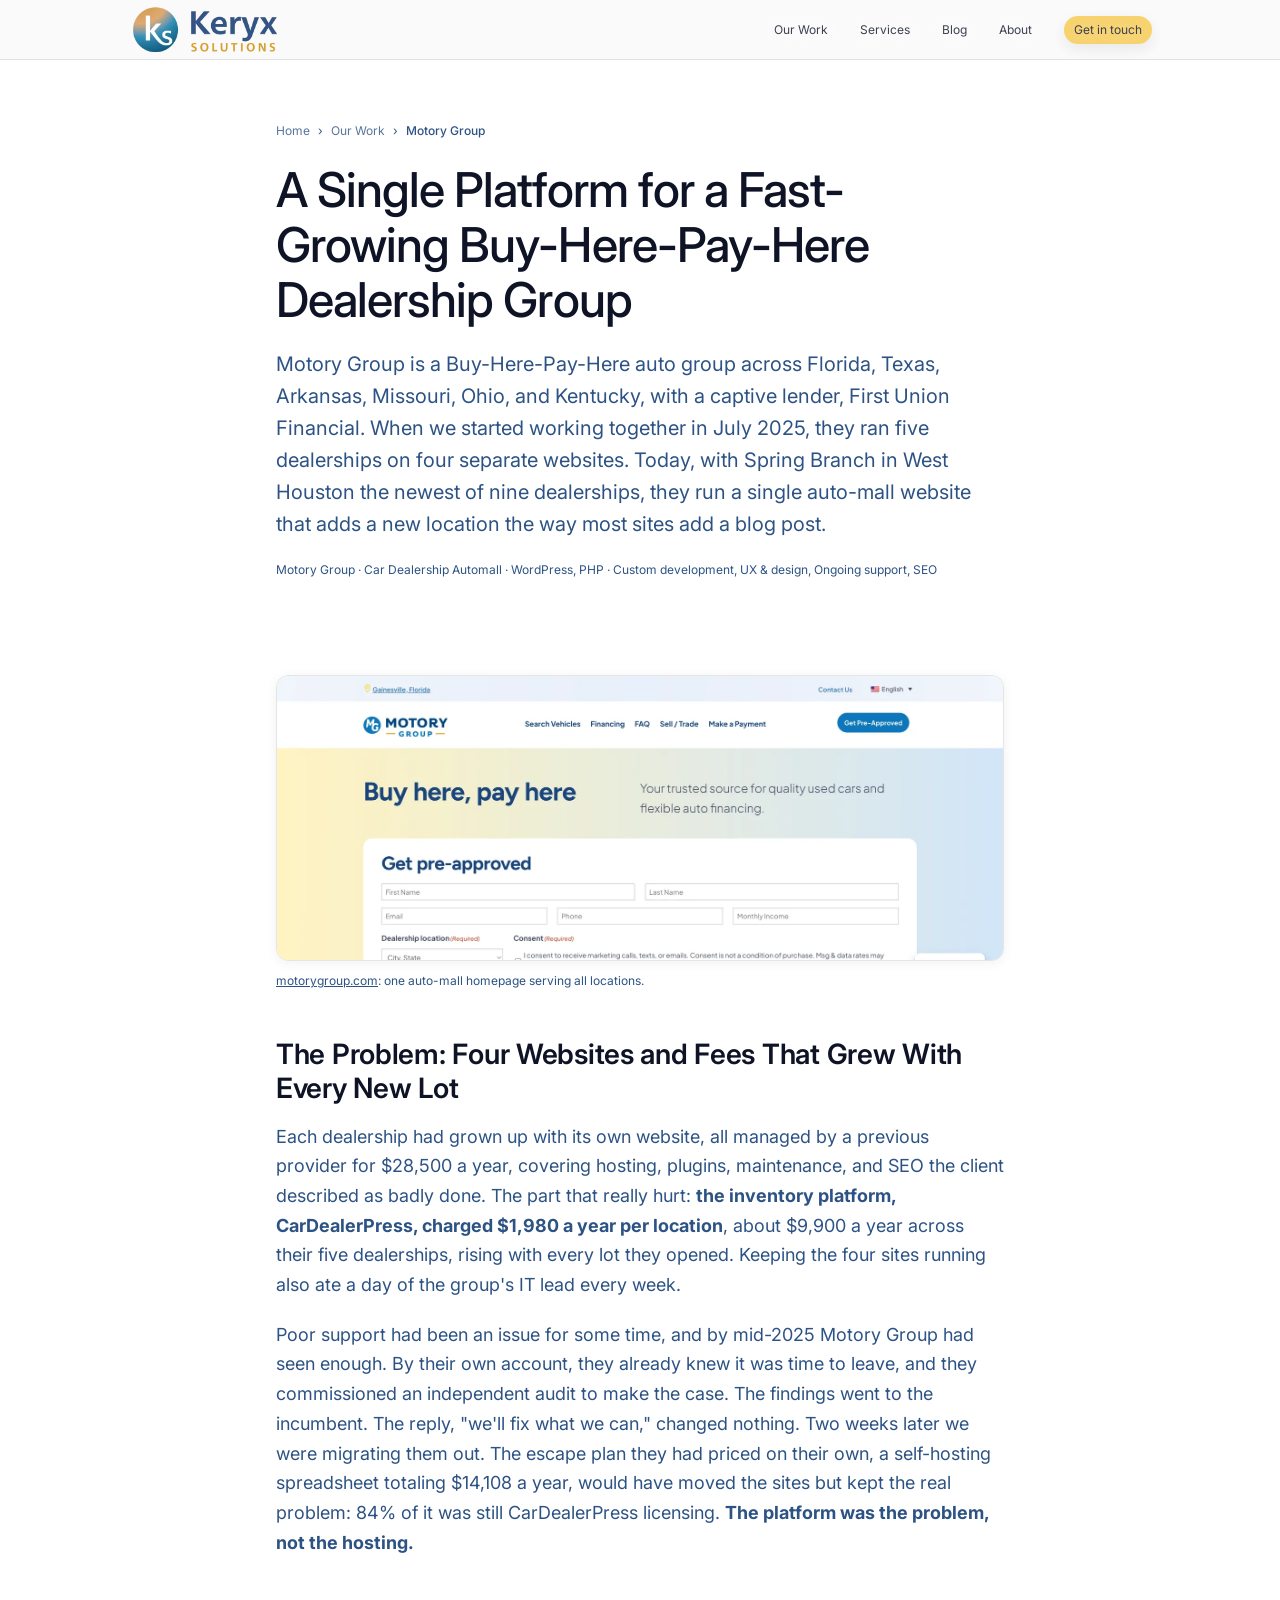
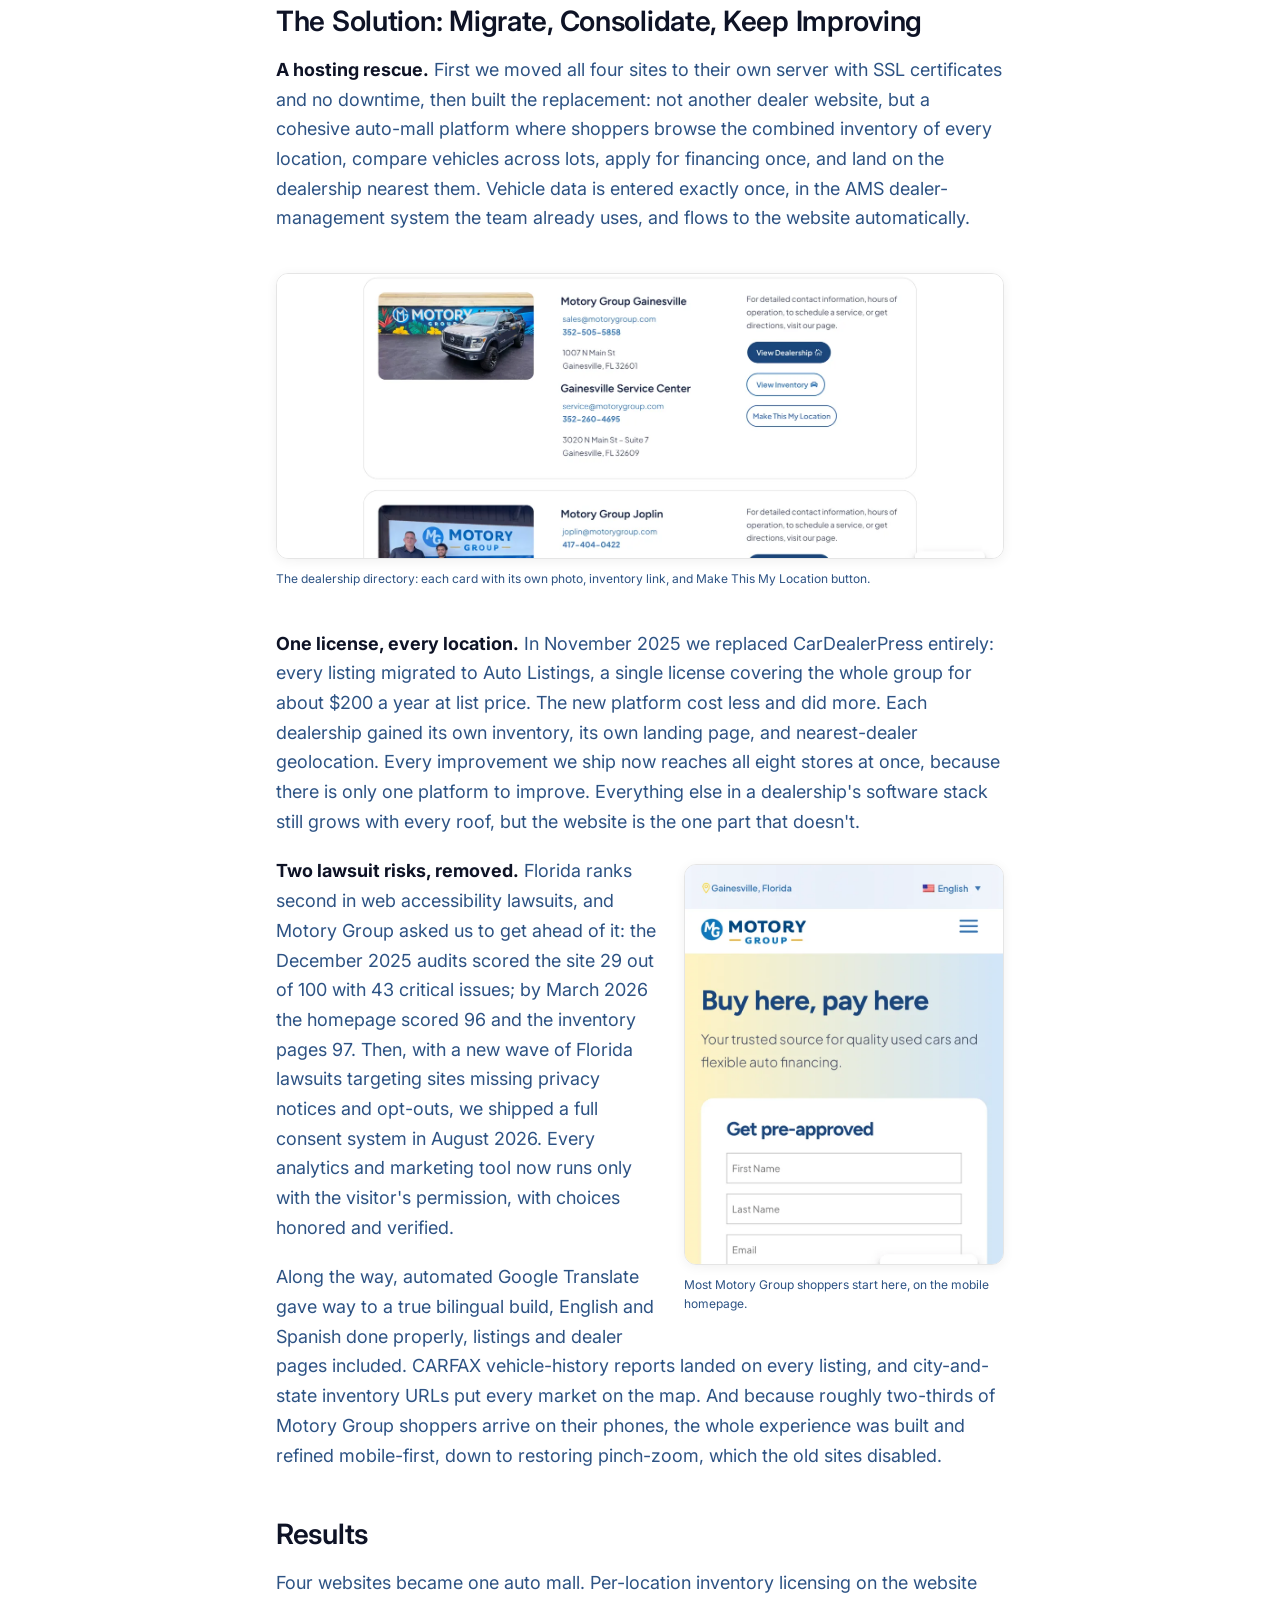
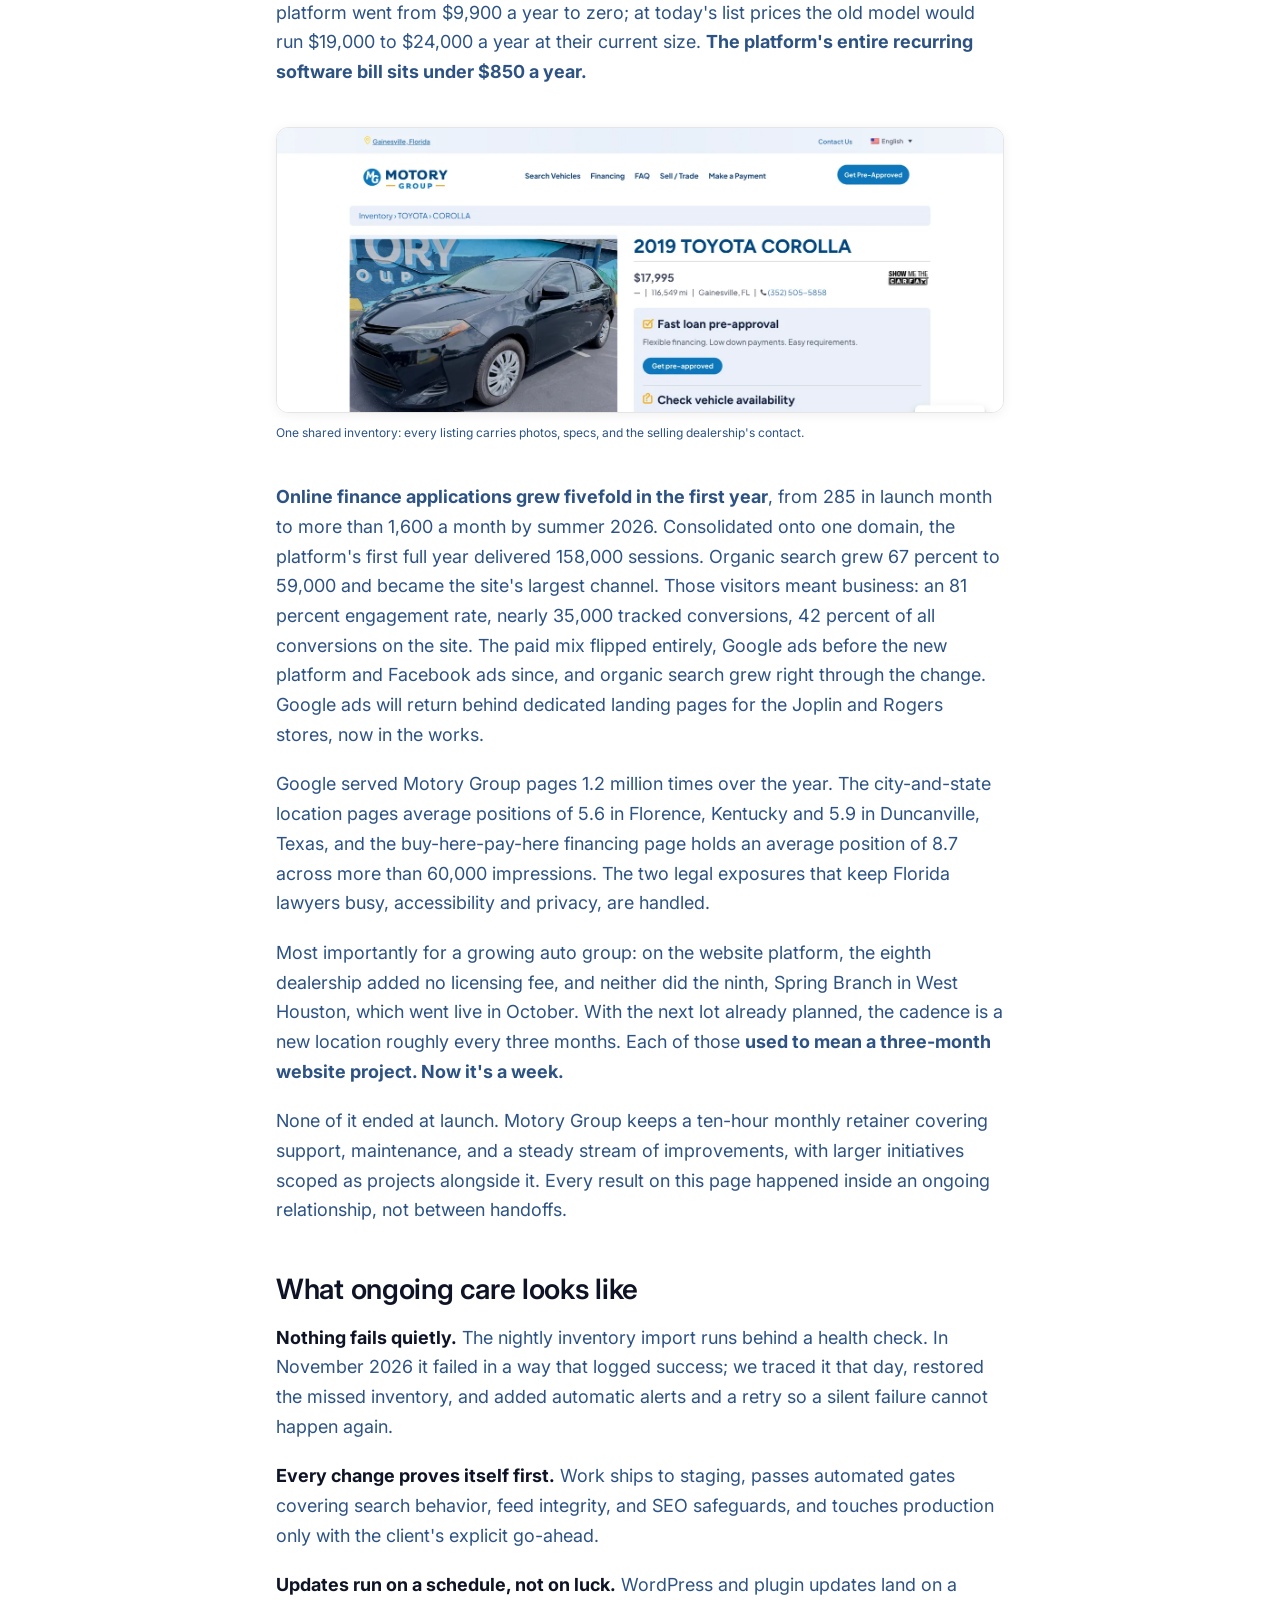
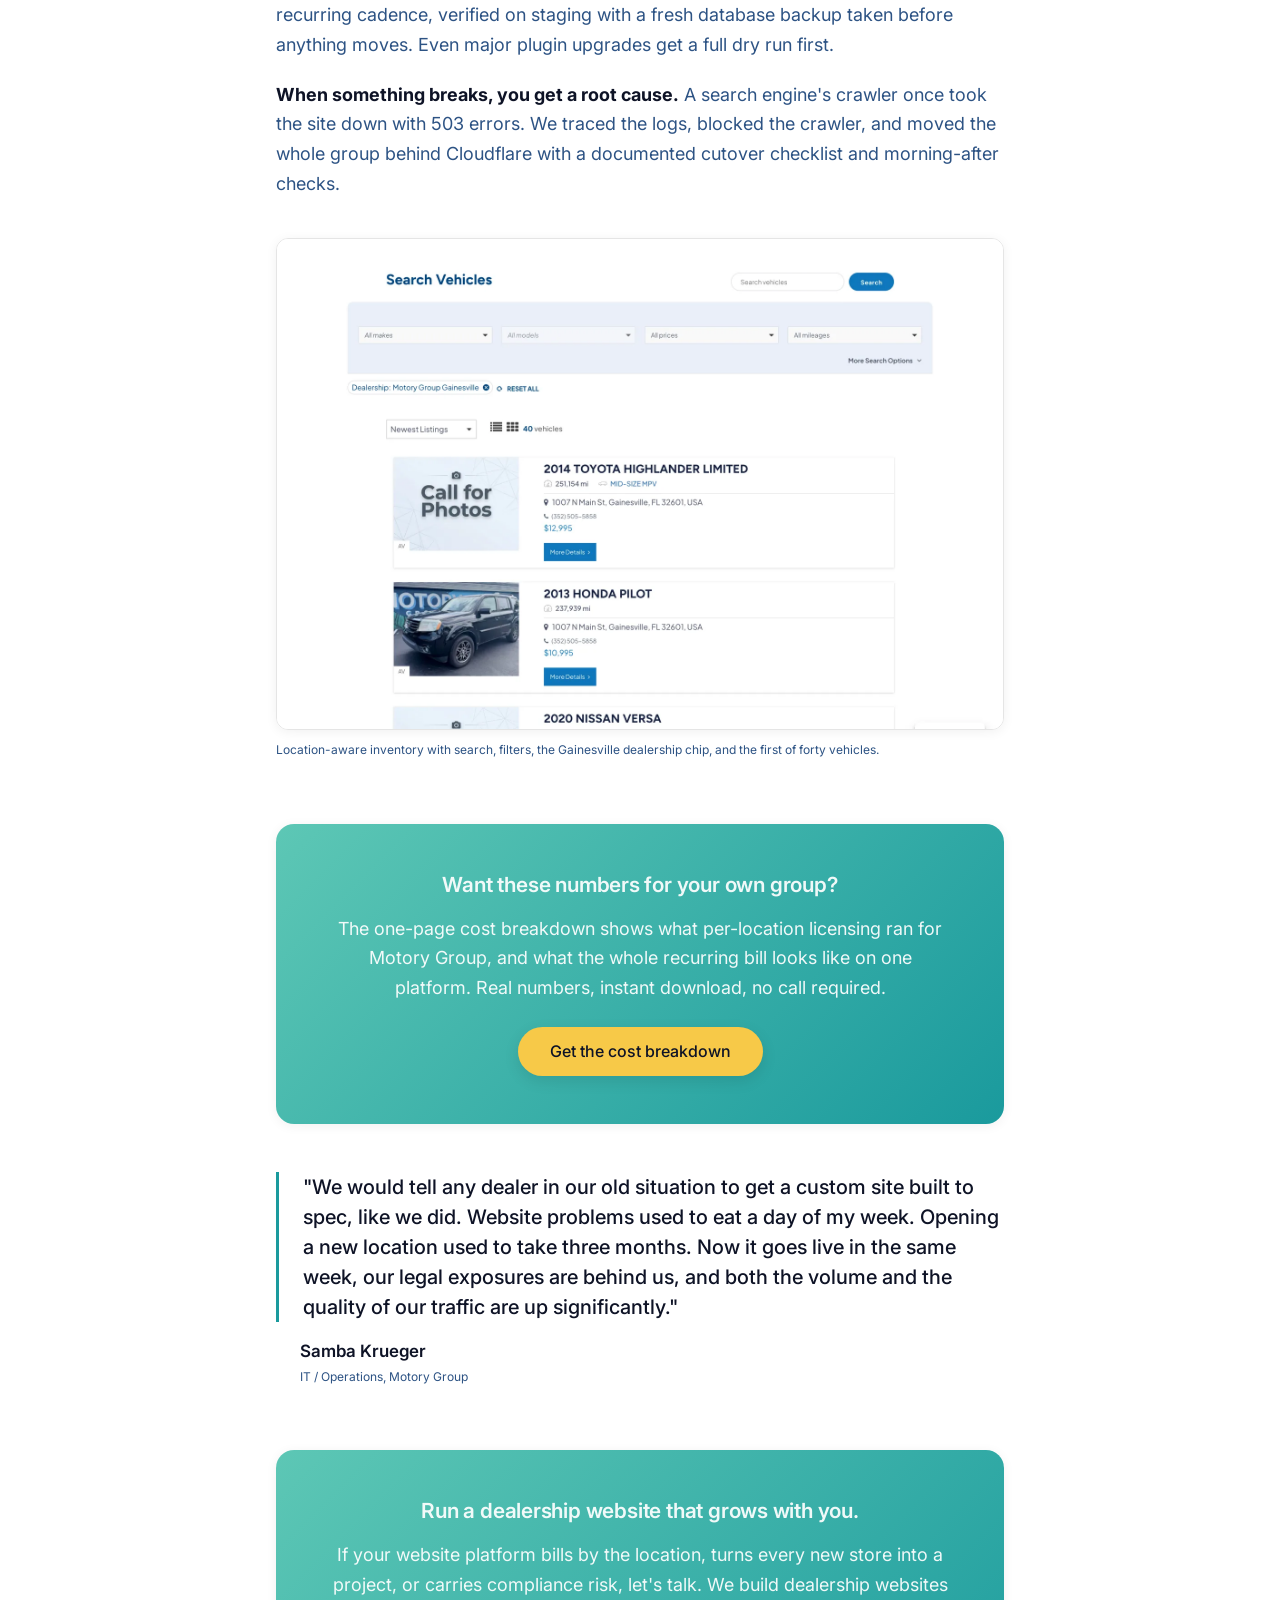
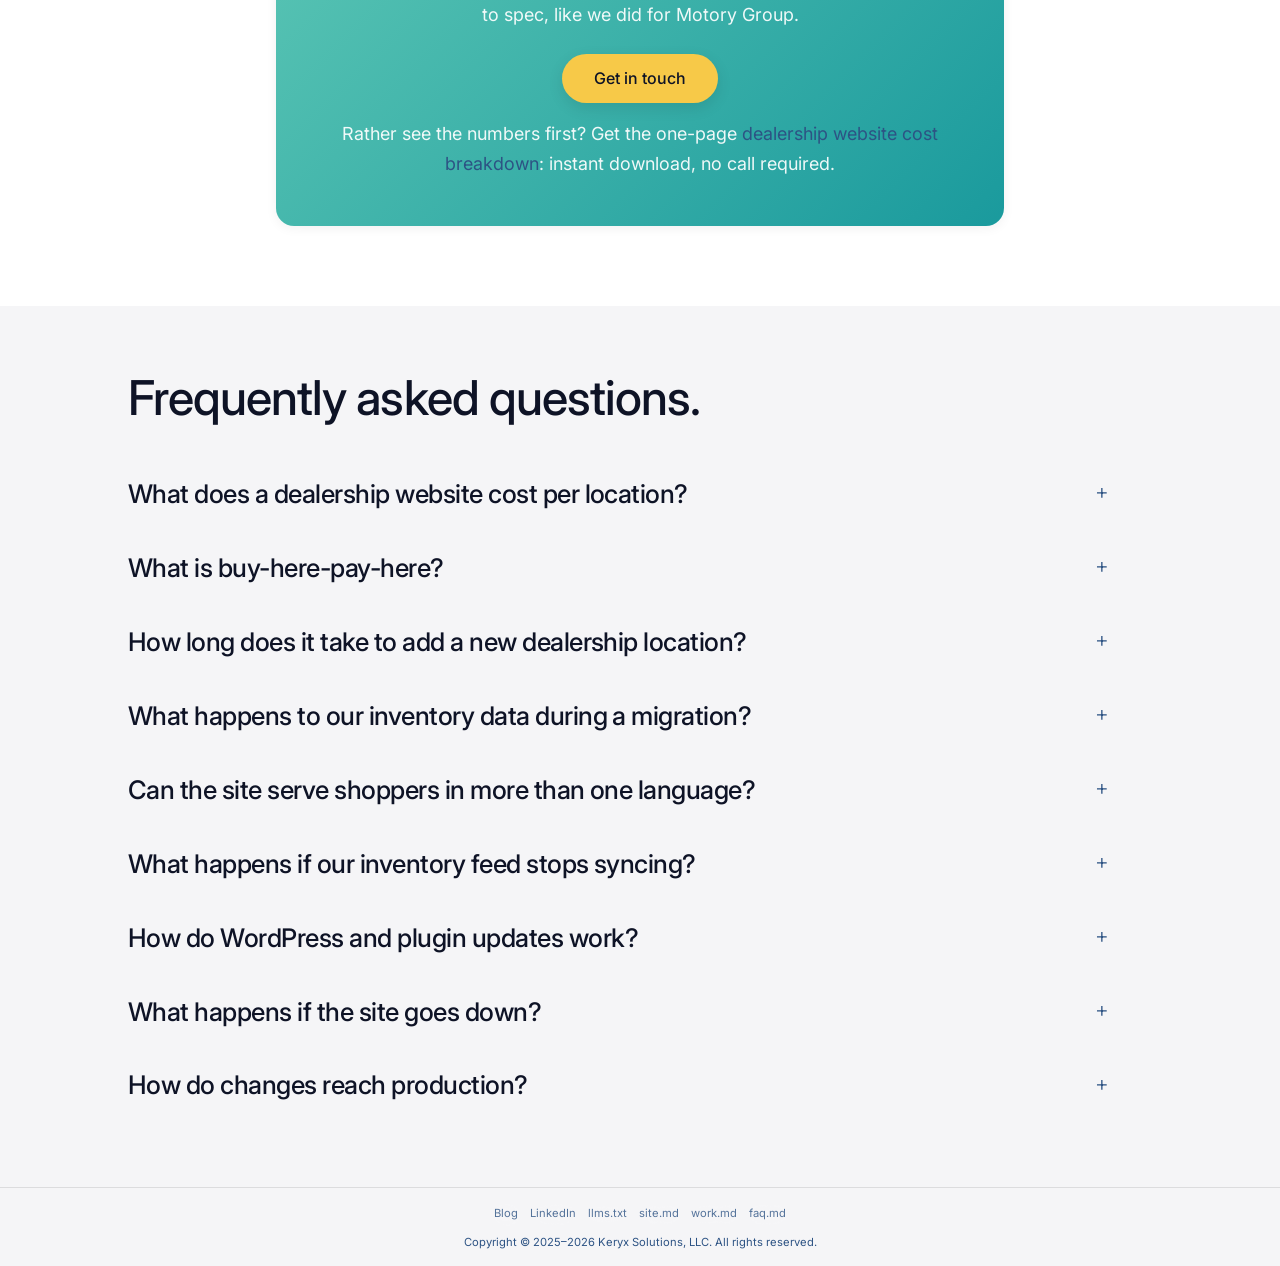
<file: work/motory-group/index.html>
<!doctype html>
<html lang="en">
  <head>
    <!-- Google tag (gtag.js) -->
    <script
      async
      src="https://www.googletagmanager.com/gtag/js?id=G-6CN5X5ZJEK"
    ></script>
    <script>
      window.dataLayer = window.dataLayer || [];
      function gtag() {
        dataLayer.push(arguments);
      }
      gtag("js", new Date());
      gtag("config", "G-6CN5X5ZJEK");
    </script>
    <!-- End Google tag -->

    <meta charset="UTF-8" />
    <meta name="viewport" content="width=device-width, initial-scale=1.0" />
    <title>
      Car Dealership Website Case Study: Motory Group | Keryx Solutions
    </title>
    <meta
      name="title"
      content="Car Dealership Website Case Study: Motory Group | Keryx Solutions"
    />
    <meta
      name="description"
      content="How Motory Group turned five dealership websites into one auto-mall platform: 5× finance applications, 67% organic growth, new locations live in a week."
    />
    <meta
      name="robots"
      content="index,follow,max-image-preview:large,max-snippet:-1,max-video-preview:-1"
    />
    <meta
      property="og:title"
      content="Car Dealership Website Case Study: Motory Group | Keryx Solutions"
    />
    <meta
      property="og:description"
      content="How Motory Group turned five dealership websites into one auto-mall platform: 5× finance applications, 67% organic growth, new locations live in a week."
    />
    <meta property="og:type" content="article" />
    <meta
      property="og:url"
      content="https://keryxsolutions.com/work/motory-group/"
    />
    <meta
      property="og:image"
      content="https://keryxsolutions.com/work/motory-group/images/og-cover.jpg"
    />
    <meta property="og:image:width" content="1200" />
    <meta property="og:image:height" content="630" />
    <meta
      property="og:image:alt"
      content="Motory Group case study cover: the auto-mall platform homepage on desktop and mobile"
    />
    <meta property="og:site_name" content="Keryx Solutions" />
    <meta name="twitter:card" content="summary_large_image" />
    <meta
      name="twitter:title"
      content="Car Dealership Website Case Study: Motory Group | Keryx Solutions"
    />
    <meta
      name="twitter:description"
      content="How Motory Group turned five dealership websites into one auto-mall platform: 5× finance applications, 67% organic growth, new locations live in a week."
    />
    <meta
      name="twitter:image"
      content="https://keryxsolutions.com/work/motory-group/images/og-cover.jpg"
    />
    <meta
      name="twitter:image:alt"
      content="Motory Group case study cover: the auto-mall platform homepage on desktop and mobile"
    />
    <link
      rel="canonical"
      href="https://keryxsolutions.com/work/motory-group/"
    />
    <link
      rel="sitemap"
      type="application/xml"
      href="https://keryxsolutions.com/sitemap.xml"
    />
    <link rel="preconnect" href="https://fonts.googleapis.com" />
    <link rel="preconnect" href="https://fonts.gstatic.com" crossorigin />
    <link
      href="https://fonts.googleapis.com/css2?family=Inter:wght@300..800&display=swap"
      rel="stylesheet"
    />
    <link rel="stylesheet" href="../../index.css" />
    <script defer src="../../main.js"></script>
    <script type="application/ld+json">
      {
        "@context": "https://schema.org",
        "@graph": [
          {
            "@type": "BreadcrumbList",
            "itemListElement": [
              {
                "@type": "ListItem",
                "position": 1,
                "name": "Home",
                "item": "https://keryxsolutions.com/"
              },
              {
                "@type": "ListItem",
                "position": 2,
                "name": "Our Work",
                "item": "https://keryxsolutions.com/#our-work"
              },
              {
                "@type": "ListItem",
                "position": 3,
                "name": "Motory Group",
                "item": "https://keryxsolutions.com/work/motory-group/"
              }
            ]
          },
          {
            "@type": "Article",
            "@id": "https://keryxsolutions.com/work/motory-group/#article",
            "headline": "A Single Platform for a Fast-Growing Buy-Here-Pay-Here Dealership Group",
            "description": "How Motory Group turned five dealership websites into one auto-mall platform: 5× finance applications, 67% organic growth, new locations live in a week.",
            "image": [
              "https://keryxsolutions.com/work/motory-group/images/og-cover.jpg",
              "https://keryxsolutions.com/work/motory-group/images/01-homepage-desktop.webp"
            ],
            "datePublished": "2026-10-06",
            "dateModified": "2026-10-06",
            "inLanguage": "en",
            "mainEntityOfPage": "https://keryxsolutions.com/work/motory-group/",
            "author": {
              "@id": "https://keryxsolutions.com/#person-bala-bosch"
            },
            "publisher": {
              "@id": "https://keryxsolutions.com/#organization"
            },
            "about": {
              "@type": "Organization",
              "name": "Motory Group",
              "url": "https://motorygroup.com/"
            },
            "keywords": "buy here pay here website, car dealership website, dealership website design, WordPress dealership platform"
          },
          {
            "@type": "FAQPage",
            "@id": "https://keryxsolutions.com/work/motory-group/#faq",
            "mainEntity": [
              {
                "@type": "Question",
                "name": "What does a dealership website cost per location?",
                "acceptedAnswer": {
                  "@type": "Answer",
                  "text": "It depends on the platform. Motory Group's previous provider charged $1,980 a year per location for inventory licensing alone — about $9,900 a year across five dealerships — on top of $28,500 a year in management fees. At the group's current size that model would cost $19,000 to $24,000 a year. The consolidated platform carries its entire recurring software bill under $850 a year for all locations."
                }
              },
              {
                "@type": "Question",
                "name": "What is buy-here-pay-here?",
                "acceptedAnswer": {
                  "@type": "Answer",
                  "text": "A buy-here-pay-here dealership finances the car itself instead of routing the buyer through a third-party bank — the dealer is the lender. Motory Group lends through its captive lender, First Union Financial. For the website, that makes the finance application the conversion event: a shopper applies once and lands on the dealership nearest them."
                }
              },
              {
                "@type": "Question",
                "name": "How long does it take to add a new dealership location?",
                "acceptedAnswer": {
                  "@type": "Answer",
                  "text": "On the old setup, every new lot meant a three-month website project. On the consolidated platform, a new location (its dealer page, inventory, and nearest-dealer geolocation) goes live in about a week, with no added licensing fee. Motory Group's ninth location, Spring Branch in West Houston, went live that way in October 2026, and the next one will too."
                }
              },
              {
                "@type": "Question",
                "name": "What happens to our inventory data during a migration?",
                "acceptedAnswer": {
                  "@type": "Answer",
                  "text": "Vehicle data is entered exactly once, in the AMS dealer-management system the team already uses, and flows to the website automatically. Every Motory Group listing was migrated off CarDealerPress to the replacement platform, so there is no double entry and one source of truth for the whole group."
                }
              },
              {
                "@type": "Question",
                "name": "Can the site serve shoppers in more than one language?",
                "acceptedAnswer": {
                  "@type": "Answer",
                  "text": "Yes. Motory Group's platform is a true bilingual build — English and Spanish, with listings and dealer pages included — rather than an automated translation widget bolted on. Spanish-speaking shoppers get the full experience, not a machine translation of it."
                }
              },
              {
                "@type": "Question",
                "name": "What happens if our inventory feed stops syncing?",
                "acceptedAnswer": {
                  "@type": "Answer",
                  "text": "The nightly import runs behind a health check that emails on failure and retries automatically. When an import once failed while logging success, we found the cause the same day, restored the missed inventory, and added the alerts so a failure cannot stay silent again."
                }
              },
              {
                "@type": "Question",
                "name": "How do WordPress and plugin updates work?",
                "acceptedAnswer": {
                  "@type": "Answer",
                  "text": "On a recurring cadence, not ad hoc. Every update is applied and verified on the staging site first, with a fresh database backup taken before production is touched, and major plugin upgrades get a full verified dry run before they ship."
                }
              },
              {
                "@type": "Question",
                "name": "What happens if the site goes down?",
                "acceptedAnswer": {
                  "@type": "Answer",
                  "text": "You get an investigation and a root cause, not a reboot. When a search engine's crawler knocked the site offline with 503 errors, we traced the logs, blocked the crawler, and moved the group behind Cloudflare with a documented cutover checklist and morning-after checks."
                }
              },
              {
                "@type": "Question",
                "name": "How do changes reach production?",
                "acceptedAnswer": {
                  "@type": "Answer",
                  "text": "Through staging first. Every change is deployed to a staging site, run through automated gates that cover search behavior, feed integrity, and SEO safeguards, and only then promoted to production, with your explicit go-ahead."
                }
              }
            ]
          }
        ]
      }
    </script>
  </head>

  <body>
    <a class="skip-link" href="#main-content">Skip to content</a>

    <!-- Header -->
    <header class="site-header">
      <div class="container header-container">
        <a href="../../" class="logo" aria-label="Keryx Solutions home"
          ><img
            src="../../resources/keryx-solutions.webp"
            alt="Keryx Solutions Logo"
            height="48"
        /></a>
        <nav aria-label="Primary">
          <ul>
            <li><a href="../../#our-work">Our Work</a></li>
            <li><a href="../../#services">Services</a></li>
            <li><a href="https://blog.keryxsolutions.com/">Blog</a></li>
            <li><a href="../../#about">About</a></li>
            <li>
              <a
                href="https://calendar.google.com/calendar/appointments/schedules/AcZssZ0provwDCtwhRuWVBYv7zqlCAtBfIwdphMmIcWzKxAxITO9bumCJLOSNGH0M--MP_KLN8K9a6dv?gv=true"
                class="cta-button open-modal"
                >Get in touch</a
              >
            </li>
          </ul>
        </nav>
      </div>
    </header>

    <main id="main-content">
      <article class="case-study">
        <header class="case-study-header">
          <div class="container">
            <nav class="breadcrumb" aria-label="Breadcrumb">
              <a href="../../">Home</a>
              <span aria-hidden="true">›</span>
              <a href="../../#our-work">Our Work</a>
              <span aria-hidden="true">›</span>
              <span aria-current="page">Motory Group</span>
            </nav>
            <h1 class="headline-large">
              A Single Platform for a Fast-Growing Buy-Here-Pay-Here Dealership
              Group
            </h1>
            <p class="case-study-lede body-large">
              Motory Group is a Buy-Here-Pay-Here auto group across Florida,
              Texas, Arkansas, Missouri, Ohio, and Kentucky, with a captive
              lender, First Union Financial. When we started working together in
              July 2025, they ran five dealerships on four separate websites.
              Today, with Spring Branch in West Houston the newest of nine
              dealerships, they run a single auto-mall website that adds a new
              location the way most sites add a blog post.
            </p>
            <p class="case-study-meta">
              Motory Group · Car Dealership Automall · WordPress, PHP · Custom
              development, UX &amp; design, Ongoing support, SEO
            </p>
          </div>
        </header>

        <div class="case-study-body">
          <div class="container">
            <div class="case-study-prose">
              <figure class="case-study-figure">
                <img
                  src="images/01-homepage-desktop.webp"
                  alt="Buy-here-pay-here used car dealership homepage for Motory Group with a get-pre-approved financing form"
                  width="1600"
                  height="627"
                  fetchpriority="high"
                />
                <figcaption>
                  <a
                    href="https://motorygroup.com/"
                    target="_blank"
                    rel="noopener"
                    >motorygroup.com</a
                  >: one auto-mall homepage serving all locations.
                </figcaption>
              </figure>

              <h2>
                The Problem: Four Websites and Fees That Grew With Every New Lot
              </h2>
              <p>
                Each dealership had grown up with its own website, all managed
                by a previous provider for $28,500 a year, covering hosting,
                plugins, maintenance, and SEO the client described as badly
                done. The part that really hurt:
                <strong
                  >the inventory platform, CarDealerPress, charged $1,980 a year
                  per location</strong
                >, about $9,900 a year across their five dealerships, rising
                with every lot they opened. Keeping the four sites running also
                ate a day of the group's IT lead every week.
              </p>
              <p>
                Poor support had been an issue for some time, and by mid-2025
                Motory Group had seen enough. By their own account, they already
                knew it was time to leave, and they commissioned an independent
                audit to make the case. The findings went to the incumbent. The
                reply, "we'll fix what we can," changed nothing. Two weeks later
                we were migrating them out. The escape plan they had priced on
                their own, a self-hosting spreadsheet totaling $14,108 a year,
                would have moved the sites but kept the real problem: 84% of it
                was still CarDealerPress licensing.
                <strong>The platform was the problem, not the hosting.</strong>
              </p>

              <h2>The Solution: Migrate, Consolidate, Keep Improving</h2>
              <p>
                <strong class="case-study-lead-in">A hosting rescue.</strong>
                First we moved all four sites to their own server with SSL
                certificates and no downtime, then built the replacement: not
                another dealer website, but a cohesive auto-mall platform where
                shoppers browse the combined inventory of every location,
                compare vehicles across lots, apply for financing once, and land
                on the dealership nearest them. Vehicle data is entered exactly
                once, in the AMS dealer-management system the team already uses,
                and flows to the website automatically.
              </p>
              <figure class="case-study-figure">
                <img
                  src="images/02-inventory-archive.webp"
                  alt="Directory of Motory Group dealerships on one website"
                  width="1600"
                  height="627"
                  loading="lazy"
                />
                <figcaption>
                  The dealership directory: each card with its own photo,
                  inventory link, and Make This My Location button.
                </figcaption>
              </figure>
              <p>
                <strong class="case-study-lead-in"
                  >One license, every location.</strong
                >
                In November 2025 we replaced CarDealerPress entirely: every
                listing migrated to Auto Listings, a single license covering the
                whole group for about $200 a year at list price. The new
                platform cost less and did more. Each dealership gained its own
                inventory, its own landing page, and nearest-dealer geolocation.
                Every improvement we ship now reaches all eight stores at once,
                because there is only one platform to improve. Everything else
                in a dealership's software stack still grows with every roof,
                but the website is the one part that doesn't.
              </p>
              <figure class="case-study-figure case-study-figure--float">
                <img
                  src="images/08-homepage-mobile.webp"
                  alt="Motory Group mobile homepage with a get-pre-approved financing form"
                  width="780"
                  height="978"
                  loading="lazy"
                />
                <figcaption>
                  Most Motory Group shoppers start here, on the mobile homepage.
                </figcaption>
              </figure>
              <p>
                <strong class="case-study-lead-in"
                  >Two lawsuit risks, removed.</strong
                >
                Florida ranks second in web accessibility lawsuits, and Motory
                Group asked us to get ahead of it: the December 2025 audits
                scored the site 29 out of 100 with 43 critical issues; by March
                2026 the homepage scored 96 and the inventory pages 97. Then,
                with a new wave of Florida lawsuits targeting sites missing
                privacy notices and opt-outs, we shipped a full consent system
                in August 2026. Every analytics and marketing tool now runs only
                with the visitor's permission, with choices honored and
                verified.
              </p>
              <p>
                Along the way, automated Google Translate gave way to a true
                bilingual build, English and Spanish done properly, listings and
                dealer pages included. CARFAX vehicle-history reports landed on
                every listing, and city-and-state inventory URLs put every
                market on the map. And because roughly two-thirds of Motory
                Group shoppers arrive on their phones, the whole experience was
                built and refined mobile-first, down to restoring pinch-zoom,
                which the old sites disabled.
              </p>

              <h2>Results</h2>
              <p>
                Four websites became one auto mall. Per-location inventory
                licensing on the website platform went from $9,900 a year to
                zero; at today's list prices the old model would run $19,000 to
                $24,000 a year at their current size.
                <strong
                  >The platform's entire recurring software bill sits under $850
                  a year.</strong
                >
              </p>
              <figure class="case-study-figure">
                <img
                  src="images/06-vehicle-detail.webp"
                  alt="Vehicle detail page for a used Toyota Corolla"
                  width="1600"
                  height="627"
                  loading="lazy"
                />
                <figcaption>
                  One shared inventory: every listing carries photos, specs, and
                  the selling dealership's contact.
                </figcaption>
              </figure>
              <p>
                <strong
                  >Online finance applications grew fivefold in the first
                  year</strong
                >, from 285 in launch month to more than 1,600 a month by summer
                2026. Consolidated onto one domain, the platform's first full
                year delivered 158,000 sessions. Organic search grew 67 percent
                to 59,000 and became the site's largest channel. Those visitors
                meant business: an 81 percent engagement rate, nearly 35,000
                tracked conversions, 42 percent of all conversions on the site.
                The paid mix flipped entirely, Google ads before the new
                platform and Facebook ads since, and organic search grew right
                through the change. Google ads will return behind dedicated
                landing pages for the Joplin and Rogers stores, now in the
                works.
              </p>
              <p>
                Google served Motory Group pages 1.2 million times over the
                year. The city-and-state location pages average positions of 5.6
                in Florence, Kentucky and 5.9 in Duncanville, Texas, and the
                buy-here-pay-here financing page holds an average position of
                8.7 across more than 60,000 impressions. The two legal exposures
                that keep Florida lawyers busy, accessibility and privacy, are
                handled.
              </p>
              <p>
                Most importantly for a growing auto group: on the website
                platform, the eighth dealership added no licensing fee, and
                neither did the ninth, Spring Branch in West Houston, which went
                live in October. With the next lot already planned, the cadence
                is a new location roughly every three months. Each of those
                <strong
                  >used to mean a three-month website project. Now it's a
                  week.</strong
                >
              </p>
              <p>
                None of it ended at launch. Motory Group keeps a ten-hour
                monthly retainer covering support, maintenance, and a steady
                stream of improvements, with larger initiatives scoped as
                projects alongside it. Every result on this page happened inside
                an ongoing relationship, not between handoffs.
              </p>
              <h2>What ongoing care looks like</h2>
              <p>
                <strong class="case-study-lead-in"
                  >Nothing fails quietly.</strong
                >
                The nightly inventory import runs behind a health check. In
                November 2026 it failed in a way that logged success; we traced
                it that day, restored the missed inventory, and added automatic
                alerts and a retry so a silent failure cannot happen again.
              </p>
              <p>
                <strong class="case-study-lead-in"
                  >Every change proves itself first.</strong
                >
                Work ships to staging, passes automated gates covering search
                behavior, feed integrity, and SEO safeguards, and touches
                production only with the client's explicit go-ahead.
              </p>
              <p>
                <strong class="case-study-lead-in"
                  >Updates run on a schedule, not on luck.</strong
                >
                WordPress and plugin updates land on a recurring cadence,
                verified on staging with a fresh database backup taken before
                anything moves. Even major plugin upgrades get a full dry run
                first.
              </p>
              <p>
                <strong class="case-study-lead-in"
                  >When something breaks, you get a root cause.</strong
                >
                A search engine's crawler once took the site down with 503
                errors. We traced the logs, blocked the crawler, and moved the
                whole group behind Cloudflare with a documented cutover
                checklist and morning-after checks.
              </p>
              <figure class="case-study-figure">
                <img
                  src="images/04-inventory-gainesville.webp"
                  alt="Used-car inventory filtered to the Gainesville dealership with search filters"
                  width="1600"
                  height="1080"
                  loading="lazy"
                />
                <figcaption>
                  Location-aware inventory with search, filters, the Gainesville
                  dealership chip, and the first of forty vehicles.
                </figcaption>
              </figure>

              <aside
                class="case-study-cta"
                aria-labelledby="cost-cta-mid-heading"
              >
                <h2 id="cost-cta-mid-heading">
                  Want these numbers for your own group?
                </h2>
                <p>
                  The one-page cost breakdown shows what per-location licensing
                  ran for Motory Group, and what the whole recurring bill looks
                  like on one platform. Real numbers, instant download, no call
                  required.
                </p>
                <a href="../../cost-breakdown/" class="cta-button"
                  >Get the cost breakdown</a
                >
              </aside>

              <blockquote class="case-study-quote">
                <p>
                  "We would tell any dealer in our old situation to get a custom
                  site built to spec, like we did. Website problems used to eat
                  a day of my week. Opening a new location used to take three
                  months. Now it goes live in the same week, our legal exposures
                  are behind us, and both the volume and the quality of our
                  traffic are up significantly."
                </p>
              </blockquote>
              <div class="case-study-attribution">
                <span class="name">Samba Krueger</span>
                <span class="role">IT / Operations, Motory Group</span>
              </div>

              <aside
                class="case-study-cta"
                aria-labelledby="case-study-cta-heading"
              >
                <h2 id="case-study-cta-heading">
                  Run a dealership website that grows with you.
                </h2>
                <p>
                  If your website platform bills by the location, turns every
                  new store into a project, or carries compliance risk, let's
                  talk. We build dealership websites to spec, like we did for
                  Motory Group.
                </p>
                <a
                  href="https://calendar.google.com/calendar/appointments/schedules/AcZssZ0provwDCtwhRuWVBYv7zqlCAtBfIwdphMmIcWzKxAxITO9bumCJLOSNGH0M--MP_KLN8K9a6dv?gv=true"
                  class="cta-button open-modal"
                  >Get in touch</a
                >
                <p>
                  Rather see the numbers first? Get the one-page
                  <a href="../../cost-breakdown/"
                    >dealership website cost breakdown</a
                  >: instant download, no call required.
                </p>
              </aside>
            </div>
          </div>
        </div>
      </article>

      <section class="faq-section" aria-labelledby="case-study-faq-heading">
        <div class="container">
          <h2 class="headline-large" id="case-study-faq-heading">
            Frequently asked questions.
          </h2>
          <div class="faq-list">
            <details class="faq-item">
              <summary>
                What does a dealership website cost per location?
              </summary>
              <p>
                It depends on the platform. Motory Group's previous provider
                charged $1,980 a year per location for inventory licensing alone
                — about $9,900 a year across five dealerships — on top of
                $28,500 a year in management fees. At the group's current size
                that model would cost $19,000 to $24,000 a year. The
                consolidated platform carries its entire recurring software bill
                under $850 a year for all locations.
              </p>
            </details>
            <details class="faq-item">
              <summary>What is buy-here-pay-here?</summary>
              <p>
                A buy-here-pay-here dealership finances the car itself instead
                of routing the buyer through a third-party bank — the dealer is
                the lender. Motory Group lends through its captive lender, First
                Union Financial. For the website, that makes the finance
                application the conversion event: a shopper applies once and
                lands on the dealership nearest them.
              </p>
            </details>
            <details class="faq-item">
              <summary>
                How long does it take to add a new dealership location?
              </summary>
              <p>
                On the old setup, every new lot meant a three-month website
                project. On the consolidated platform, a new location (its
                dealer page, inventory, and nearest-dealer geolocation) goes
                live in about a week, with no added licensing fee. Motory
                Group's ninth location, Spring Branch in West Houston, went live
                that way in October 2026, and the next one will too.
              </p>
            </details>
            <details class="faq-item">
              <summary>
                What happens to our inventory data during a migration?
              </summary>
              <p>
                Vehicle data is entered exactly once, in the AMS
                dealer-management system the team already uses, and flows to the
                website automatically. Every Motory Group listing was migrated
                off CarDealerPress to the replacement platform, so there is no
                double entry and one source of truth for the whole group.
              </p>
            </details>
            <details class="faq-item">
              <summary>
                Can the site serve shoppers in more than one language?
              </summary>
              <p>
                Yes. Motory Group's platform is a true bilingual build — English
                and Spanish, with listings and dealer pages included — rather
                than an automated translation widget bolted on. Spanish-speaking
                shoppers get the full experience, not a machine translation of
                it.
              </p>
            </details>
            <details class="faq-item">
              <summary>
                What happens if our inventory feed stops syncing?
              </summary>
              <p>
                The nightly import runs behind a health check that emails on
                failure and retries automatically. When an import once failed
                while logging success, we found the cause the same day, restored
                the missed inventory, and added the alerts so a failure cannot
                stay silent again.
              </p>
            </details>
            <details class="faq-item">
              <summary>How do WordPress and plugin updates work?</summary>
              <p>
                On a recurring cadence, not ad hoc. Every update is applied and
                verified on the staging site first, with a fresh database backup
                taken before production is touched, and major plugin upgrades
                get a full verified dry run before they ship.
              </p>
            </details>
            <details class="faq-item">
              <summary>What happens if the site goes down?</summary>
              <p>
                You get an investigation and a root cause, not a reboot. When a
                search engine's crawler knocked the site offline with 503
                errors, we traced the logs, blocked the crawler, and moved the
                group behind Cloudflare with a documented cutover checklist and
                morning-after checks.
              </p>
            </details>
            <details class="faq-item">
              <summary>How do changes reach production?</summary>
              <p>
                Through staging first. Every change is deployed to a staging
                site, run through automated gates that cover search behavior,
                feed integrity, and SEO safeguards, and only then promoted to
                production, with your explicit go-ahead.
              </p>
            </details>
          </div>
        </div>
      </section>
    </main>

    <!-- Footer -->
    <footer class="site-footer">
      <div class="container">
        <div class="footer-content">
          <nav class="footer-links" aria-label="Site resources">
            <a href="https://blog.keryxsolutions.com/">Blog</a>
            <a href="https://www.linkedin.com/company/keryxsolutions/"
              >LinkedIn</a
            >
            <a href="../../llms.txt">llms.txt</a>
            <a href="../../site.md">site.md</a>
            <a href="../../work.md">work.md</a>
            <a href="../../faq.md">faq.md</a>
          </nav>
          <p>
            Copyright © 2025–2026 Keryx Solutions, LLC. All rights reserved.
          </p>
        </div>
      </div>
    </footer>

    <!-- Modal -->
    <div
      id="appointment-modal"
      class="modal"
      role="dialog"
      aria-modal="true"
      aria-labelledby="appointment-modal-title"
    >
      <div class="modal-content">
        <button
          type="button"
          class="close-modal"
          aria-label="Close scheduling dialog"
        >
          &times;
        </button>
        <div class="modal-body">
          <h2 id="appointment-modal-title" class="sr-only">
            Schedule a consultation with Keryx Solutions
          </h2>
          <!-- Google Calendar Appointment Scheduling begin -->
          <iframe
            data-src="https://calendar.google.com/calendar/appointments/schedules/AcZssZ0provwDCtwhRuWVBYv7zqlCAtBfIwdphMmIcWzKxAxITO9bumCJLOSNGH0M--MP_KLN8K9a6dv?gv=true"
            title="Schedule a consultation with Keryx Solutions"
            style="border: 0; vertical-align: bottom"
            width="100%"
            height="600"
            frameborder="0"
          ></iframe>
          <!-- end Google Calendar Appointment Scheduling -->
        </div>
      </div>
    </div>
  </body>
</html>
</file>
<file: index.css>
:root {
  /* Color variables - Sea from Space palette */
  --accent-gold: #f7c948;
  --accent-gold-hover: #ffd966;
  --accent-mint: #5dc7b5;
  --accent-mint-hover: #7ad3c3;
  --accent-teal: #1a9a9d;
  --accent-blue: #2d5384;
  --accent-blue-grey: #717d96;
  --accent-purple: #2a3158;
  --accent-navy: #0e1326;

  --accent-mist: #b8bfd0;
  --accent-mist-hover: #c8ceda;
  --accent-mist-disabled: #d8dce5;

  --bg-primary: #ffffff;
  --bg-secondary: #f5f5f7;
  --bg-tertiary: #fafafa;
  --bg-contrast: var(--accent-navy);
  --text-primary: var(--accent-navy);
  --text-secondary: var(--accent-blue);
  --text-tertiary: var(--accent-blue-grey);
  --text-contrast: #ffffffeb;
  --border: rgba(0, 0, 0, 0.1);
  --shadow: rgba(0, 0, 0, 0.1);
  --glass: rgba(0, 0, 0, 0.02);

  --bg-intro: #05070f;
  --card-overlay-light: rgba(14, 19, 38, 0.08);
  --card-overlay-mid: rgba(14, 19, 38, 0.78);
  --card-overlay-deep: rgba(14, 19, 38, 0.92);
  --card-text-shadow: rgba(14, 19, 38, 0.38);
  --card-drop-shadow: rgba(14, 19, 38, 0.1);
  --text-contrast-subtle: rgba(255, 255, 255, 0.76);
  --card-shadow-subtle: rgba(0, 0, 0, 0.06);

  /* Font size variables */
  --font-size-base: 1.06rem;
  --font-size-xxxs: 0.5625rem;
  --font-size-xxs: 0.625rem;
  --font-size-xs: 0.6875rem;
  /* 11px */
  --font-size-sm: 0.75rem;
  /* 12px */
  --font-size-md: 1rem;
  /* 16px */
  --font-size-lg: 1.125rem;
  /* 18px */
  --font-size-xl: 1.25rem;
  /* 20px */
  --font-size-2xl: 1.3rem;
  /* 21px */
  --font-size-3xl: 1.75rem;
  /* 28px */
  --font-size-4xl: 2rem;
  /* 32px */
  --font-size-5xl: 2.5rem;
  /* 40px */
  --font-size-6xl: 3rem;
  /* 48px */
  --font-size-7xl: 4rem;
  /* 64px */
  --font-size-8xl: 6rem;
  /* 96px */
  --font-size-headline-large: clamp(2rem, 4vw, 3rem);
  --font-size-headline-medium: clamp(1.5rem, 3vw, 2.25rem);
  --font-size-icon: 1.5rem;
  /* 24px */
  --font-size-hero-text: 2rem;
  /* 32px */
  --font-size-profile: 3.5rem;
  /* 56px */
  --font-size-service-icon: 1.75rem;
  /* 28px */
  --font-size-tech-icon: 1.063rem;
  /* 17px */

  /* Gallery */
  --viewport-content: min(87.5vw, 1024px);
  --gallery-side-padding: max(0px, calc((100vw - var(--viewport-content)) / 2));
}

* {
  margin: 0;
  padding: 0;
  box-sizing: border-box;
}

html {
  scroll-behavior: smooth;
  overflow-x: hidden;
}

body {
  font-family:
    "Inter",
    -apple-system,
    BlinkMacSystemFont,
    "Segoe UI",
    Roboto,
    sans-serif;
  font-size: var(--font-size-base);
  line-height: 1.6;
  color: var(--text-primary);
  background: var(--bg-primary);
  transition: all 0.3s ease;
  overflow-x: hidden;
}

a {
  color: var(--text-secondary);
  text-decoration: none;
}

a:hover {
  color: var(--text-primary);
  text-decoration: underline;
}

/* Custom Scrollbar */
::-webkit-scrollbar-track {
  background: transparent;
}

::-webkit-scrollbar-thumb {
  background: var(--border);
  border-radius: 4px;
}

::-webkit-scrollbar-thumb:hover {
  background: var(--text-tertiary);
}

/* Typography System */
.headline-large {
  font-size: var(--font-size-4xl);
  font-weight: 500;
  line-height: 1.15;
  letter-spacing: -0.02em;
}

.headline-medium {
  font-size: var(--font-size-2xl);
  font-weight: 600;
  line-height: 1.2;
  letter-spacing: -0.01em;
}

.headline-hero {
  font-size: var(--font-size-4xl);
  font-weight: 600;
  line-height: 1.1;
  letter-spacing: -0.02em;
  color: var(--text-primary);
}

.body-large {
  font-size: var(--font-size-lg);
  font-weight: 400;
  line-height: 1.6;
  color: var(--text-secondary);
}

.body-medium {
  font-size: var(--font-size-md);
  font-weight: 400;
  line-height: 1.6;
  color: var(--text-secondary);
}

.sr-only {
  position: absolute;
  width: 1px;
  height: 1px;
  padding: 0;
  margin: -1px;
  overflow: hidden;
  clip: rect(0, 0, 0, 0);
  white-space: nowrap;
  border: 0;
}

.inline-link {
  color: var(--accent-blue);
  text-decoration: underline;
}

.inline-link:hover {
  text-decoration: underline;
}

/* Modal Styles */
.modal {
  display: none;
  position: fixed;
  top: 0;
  left: 0;
  width: 100%;
  height: 100%;
  background-color: var(--shadow);
  z-index: 2000;
  overflow: hidden;
  backdrop-filter: blur(5px);
  -webkit-backdrop-filter: blur(5px);
}

.modal-content {
  position: relative;
  background-color: var(--bg-primary);
  margin: 3vh auto;
  padding: 0;
  width: 98vw;
  max-width: 800px;
  max-height: 94vh;
  border-radius: 12px;
  box-shadow: 0 10px 40px var(--shadow);
  animation: modalFadeIn 0.3s ease;
  overflow: hidden;
  display: flex;
  flex-direction: column;
}

@keyframes modalFadeIn {
  from {
    opacity: 0;
    transform: translateY(-20px);
  }

  to {
    opacity: 1;
    transform: translateY(0);
  }
}

.close-modal {
  position: absolute;
  top: 10px;
  right: 10px;
  font-size: var(--font-size-lg);
  font-weight: 300;
  color: var(--text-secondary);
  cursor: pointer;
  transition: all 0.2s ease;
  width: 28px;
  height: 28px;
  display: flex;
  align-items: center;
  justify-content: center;
  border-radius: 50%;
  background: var(--bg-secondary);
}

.close-modal:hover {
  background: var(--bg-tertiary);
  color: var(--text-primary);
}

.modal-body {
  margin-bottom: 10px;
  margin-top: 10px;
  overflow-y: auto;
  flex: 1;
  -webkit-overflow-scrolling: touch;
}

body.modal-open {
  overflow: hidden;
}

.skip-link {
  position: absolute;
  left: 16px;
  top: 0;
  transform: translateY(-150%);
  background: var(--accent-navy);
  color: var(--text-contrast);
  padding: 0.75rem 1rem;
  border-radius: 12px;
  text-decoration: none;
  z-index: 3000;
  transition: transform 0.2s ease;
}

.skip-link:focus {
  transform: translateY(16px);
}

/* Header */
.site-header {
  position: fixed;
  top: 0;
  left: 0;
  right: 0;
  z-index: 1000;
  background: var(--glass);
  backdrop-filter: blur(20px);
  -webkit-backdrop-filter: blur(20px);
  padding: 8px 0;
  transition: all 0.3s ease;
}

.site-header:after {
  background-color: var(--border);
  bottom: 0;
  content: "";
  display: block;
  height: 1px;
  position: absolute;
  width: 100%;
  z-index: 1;
}

.header-container {
  display: flex;
  justify-content: space-between;
  align-items: center;
}

.logo {
  font-size: var(--font-size-lg);
  font-weight: 500;
  color: var(--text-primary);
  text-decoration: none;
  text-shadow: 1px 1px 24px white;
}

.logo img {
  height: 40px;
  margin: -6px 0;
  vertical-align: top;
}

nav ul {
  align-items: center;
  display: flex;
  font-size: 0.625rem;
  list-style: none;
  gap: 0.5rem;
}

nav a {
  color: var(--text-primary);
  display: inline-block;
  line-height: 22px;
  opacity: 0.8;
  text-decoration: none;
  transition: color 0.3s ease;
  white-space: nowrap;
  text-shadow: 1px 1px 20px white;
}

nav a:hover {
  color: var(--accent-blue);
}

/* Hero Section */
.hero {
  align-items: center;
  background: var(--bg-primary);
  display: flex;
  height: 550px;
  justify-content: center;
  max-height: 735px;
  overflow: hidden;
  padding: 8rem 0 6rem 0;
  position: relative;
  text-align: center;
}

.hero-content {
  padding: 0 16px;
  position: relative;
  z-index: 2;
}

.hero h1 {
  font-weight: 600;
  line-height: 1.04167;
  margin: 0 auto 1rem auto;
  max-width: 700px;
}

.hero p {
  color: var(--text-tertiary);
  font-size: var(--font-size-md);
  font-weight: 500;
  line-height: 1.125;
  margin-bottom: 2rem;
  margin-left: auto;
  margin-right: auto;
  max-width: 100%;
}

.hero::before {
  content: "";
  position: absolute;
  top: 0;
  left: 0;
  right: 0;
  bottom: 0;
  background:
    radial-gradient(circle at 30% 20%, var(--accent-gold) 0%, transparent 50%),
    radial-gradient(circle at 70% 80%, var(--accent-teal) 0%, transparent 50%);
  opacity: 0.1;
  z-index: 1;
}

/* Section Layouts */
.section {
  padding: 4rem 0;
  position: relative;
}

.container {
  max-width: var(--viewport-content);
  margin: 0 auto;
  width: 87.5vw;
}

.section-copy {
  color: var(--text-secondary);
  margin-top: 0;
  max-width: 760px;
}

.section-header {
  display: grid;
  gap: 1.25rem;
  margin-bottom: 3rem;
}

.section-intro {
  background: linear-gradient(
    180deg,
    var(--bg-intro) 0%,
    var(--accent-navy) 100%
  );
  padding: 5rem 0;
}

.section-intro .headline-large {
  color: var(--text-contrast);
}

.section-intro .section-copy {
  color: var(--text-contrast-subtle);
}

.expertise-header {
  margin-bottom: 2rem;
}

.expertise-showcase {
  display: grid;
  gap: 1.25rem;
}

.expertise-card {
  position: relative;
  overflow: hidden;
  min-height: 260px;
  border-radius: 28px;
  padding: 1.75rem;
  display: flex;
  flex-direction: column;
  justify-content: flex-end;
  box-shadow: 0 20px 60px var(--card-drop-shadow);
  background-color: var(--accent-navy);
  background-size: cover;
  background-position: center;
  color: var(--text-contrast);
}

.expertise-card::before {
  content: "";
  position: absolute;
  inset: 0;
  background: linear-gradient(
    180deg,
    var(--card-overlay-light) 0%,
    var(--card-overlay-mid) 72%,
    var(--card-overlay-deep) 100%
  );
  pointer-events: none;
}

.expertise-card > * {
  position: relative;
  z-index: 1;
}

.expertise-card--primary {
  background-image: url("resources/architecture-modernization.jpg");
}

.expertise-card--dark {
  background-image: url("resources/ai-applied-carefully.jpg");
}

.expertise-card--soft {
  background-image: url("resources/product-engineering.jpg");
}

.expertise-card--accent {
  background-image: url("resources/technical-leadership.jpg");
}

.expertise-label {
  display: inline-block;
  margin-bottom: 0.85rem;
  font-size: var(--font-size-md);
  font-weight: 600;
  line-height: 1.25;
  opacity: 0.96;
}

.expertise-card h3 {
  font-size: 1.75rem;
  font-weight: 500;
  line-height: 1.05;
  letter-spacing: -0.03em;
  margin: 0;
  max-width: 13ch;
  text-shadow: 0 8px 24px var(--card-text-shadow);
}

.expertise-card p {
  margin-top: 1rem;
  max-width: 32rem;
  font-size: var(--font-size-md);
  line-height: 1.55;
  opacity: 0.96;
  text-shadow: 0 4px 18px var(--card-text-shadow);
}

/* About Section */
.about {
  background: var(--bg-primary);
  padding: 0 0 4rem 0;
}

.about-hero {
  background: linear-gradient(
    to bottom,
    var(--bg-secondary) 0%,
    var(--bg-primary) 100%
  );
}

.about-hero .container {
  position: relative;
  min-height: 280px;
}

.profile-content {
  flex: 1.2;
  text-align: left;
}

.profile-headlines {
  position: static;
  text-align: center;
  margin-top: 1.5rem;
  padding: 0 16px;
}

.profile-image-container {
  flex: 0.8;
  display: flex;
  justify-content: center;
}

.profile-image {
  background-position: 50% 100%;
  background-repeat: no-repeat;
  background-size: 292px auto;
  height: 240px;
  width: 100%;
}

.profile-image--bala {
  background-image: url("resources/bala-profile-small.png");
}

.profile-image--krishna {
  background-image: url("resources/krishna-profile-small.png");
}

.profile-name {
  color: var(--text-primary);
  font-size: var(--font-size-3xl);
  font-weight: 400;
  line-height: 1;
  margin-bottom: 0.25rem;
}

.profile-title {
  color: var(--text-secondary);
  font-size: var(--font-size-lg);
  font-weight: 300;
}

.about-content {
  margin: 2rem 0 0;
  column-count: 1;
  column-gap: 2rem;
  text-align: left;
}

.bio-paragraph {
  color: var(--text-secondary);
  font-size: var(--font-size-md);
  line-height: 1.6;
  margin-bottom: 1.25rem;
  break-inside: avoid-column;
}

.credentials {
  display: none;
}

/* Tech Showcase */
.tech-showcase {
  background: var(--bg-primary);
  padding: 4rem 0 3rem;
  position: relative;
  overflow: hidden;
}

.services-header-block {
  margin-bottom: 1.5rem;
}

.scroll-container {
  position: relative;
  width: 100%;
  overflow-x: hidden;
  padding: 0;
}

.tech-header {
  font-size: 28px;
  font-weight: 500;
  line-height: 1.0714285714;
  margin-bottom: 0;
}

.tech-gallery {
  margin: 0;
  position: relative;
  z-index: 1;
}

.scroll-container {
  display: grid;
  overflow-x: scroll;
  padding-block-end: 48px;
  padding-left: var(--gallery-side-padding);
  padding-right: var(--gallery-side-padding);
  scroll-padding: var(--gallery-side-padding);
  scroll-snap-type: x mandatory;
  scrollbar-width: none;
}

.tech-grid {
  align-items: stretch;
  display: flex;
  gap: 20px;
  list-style: none;
  margin: 0;
  width: -moz-fit-content;
  width: fit-content;
}

.scroll-container::-webkit-scrollbar {
  display: none; /* Chrome, Safari, Opera */
}

.paddle-nav,
.work-paddle-nav {
  display: flex;
  justify-content: flex-end;
  margin-inline-end: auto;
  margin-inline-start: auto;
  position: relative;
}

.paddle-nav ul,
.work-paddle-nav ul {
  display: flex;
  gap: 20px;
  height: 36px;
  justify-content: center;
  list-style: none;
  margin: 0;
  width: 92px;
}

.paddle-button {
  align-items: center;
  background: var(--accent-mist);
  border-radius: 50%;
  border: 0;
  color: var(--text-primary);
  cursor: pointer;
  display: flex;
  height: 36px;
  justify-content: center;
  margin: 0;
  outline: none;
  padding: 0;
  width: 36px;

  transition:
    background-color 0.1s linear,
    color 0.1s linear,
    opacity 0.1s linear;
  will-change: opacity;
}

.paddle-button svg {
  height: 100%;
  width: 100%;
  fill: currentColor;
}

.paddle-button:hover {
  background: var(--accent-mist-hover);
}

.paddle-button:disabled {
  background: var(--accent-mist-disabled);
  opacity: 0.42;
  pointer-events: none;
}

.tech-card {
  background: var(--bg-contrast);
  border: none;
  border-radius: 24px;
  height: 100%;
  min-height: 480px;
  max-height: 530px;
  overflow: hidden;
  padding: 24px;
  position: relative;
  scroll-snap-align: start;
  text-align: left;
  transition: all 0.3s ease;
  width: 260px;
}

.tech-card h3 {
  font-size: var(--font-size-md);
  line-height: 1.2353641176;
  letter-spacing: -0.022em;
  color: var(--text-contrast);
}

.tech-card p {
  -webkit-box-orient: vertical;
  box-orient: vertical;
  color: var(--text-contrast);
  display: -webkit-box;
  font-size: var(--font-size-lg);
  letter-spacing: 0.007em;
  -webkit-line-clamp: 5;
  line-clamp: 5;
  line-height: 1.1428571429;
  margin-bottom: 280px;
  margin-top: 3px;
  overflow: hidden;
  padding-bottom: 4px;
  padding-top: 4px;
}

/* Card background image styles */
.tech-card-with-bg {
  background-size: cover;
  background-position: center;
}

/* Text shadow for better legibility on image backgrounds */
.text-shadow {
  text-shadow: 0px 0px 12px var(--accent-navy);
}

/* FAQ Section */
.faq-section {
  background: var(--bg-secondary);
  padding: 4rem 0;
}

.faq-list {
  margin-top: 2rem;
  max-width: 900px;
}

.faq-item {
  padding: 1.35rem 0;
}

.faq-item summary {
  color: var(--text-primary);
  cursor: pointer;
  font-size: clamp(1.15rem, 2.4vw, 1.6rem);
  font-weight: 500;
  line-height: 1.2;
  list-style: none;
  padding-right: 2rem;
  position: relative;
  letter-spacing: -0.02em;
}

.faq-item summary::-webkit-details-marker {
  display: none;
}

.faq-item summary::after {
  color: var(--text-secondary);
  content: "+";
  font-size: 1.35rem;
  font-weight: 300;
  line-height: 1;
  position: absolute;
  right: 0;
  top: 0.1em;
}

.faq-item[open] summary::after {
  content: "−";
}

.faq-item p {
  color: var(--text-secondary);
  font-size: var(--font-size-md);
  line-height: 1.65;
  margin-top: 0.85rem;
  max-width: 52rem;
}

/* Value Proposition Section */
.value-prop {
  background: linear-gradient(
    to right,
    var(--bg-primary) 0%,
    var(--accent-mint) 50%,
    var(--accent-teal) 100%
  );
  padding: 6rem 0;
  color: var(--text-contrast);
  text-align: center;
}

.value-content {
  max-width: 900px;
  margin: 0 auto;
}

.value-prop h2 {
  font-size: var(--font-size-4xl);
  font-weight: 700;
  margin-bottom: 1.5rem;
  text-shadow: 0 2px 20px var(--shadow);
}

.value-prop p {
  font-size: var(--font-size-md);
  line-height: 1.7;
  opacity: 0.95;
  margin: 0 auto 2rem auto;
  max-width: 760px;
}

.cta-button {
  align-items: center;
  background: var(--accent-gold);
  border-radius: 50px;
  border: none;
  box-shadow: 0 5px 15px var(--shadow);
  color: var(--accent-navy);
  cursor: pointer;
  display: inline-flex;
  font-size: var(--font-size-sm);
  font-weight: 500;
  gap: 0.5rem;
  padding: 0.65rem 1.5rem;
  text-decoration: none;
  transition: all 0.3s cubic-bezier(0.25, 0.46, 0.45, 0.94);
}

.cta-button:hover {
  background: var(--accent-gold-hover);
  transform: translateY(-2px);
  box-shadow: 0 10px 25px var(--shadow);
  /* Buttons keep their affordance on hover: the global a:hover underline
     must not apply (it outranks the base .cta-button rule). */
  text-decoration: none;
}

.fade-in.visible.cta-button:hover {
  transform: translateY(-2px);
}

.site-header .cta-button {
  font-size: 0.625rem;
  font-weight: 400;
  padding-block: 2px;
  padding-inline: 8px;
}

.site-header .cta-button:hover {
  color: var(--accent-navy);
  /* Smaller button needs less movement */
  transform: translateY(-1px);
}

/* Footer */
footer {
  background: var(--bg-secondary);
  border-top: 1px solid var(--border);
  font-size: 0.625rem;
  padding: 14px 0;
  text-align: center;
}

.footer-content {
  color: var(--text-secondary);
}

.footer-content p {
  margin-top: 0.65rem;
}

.footer-links {
  display: flex;
  flex-wrap: wrap;
  gap: 0.75rem;
  justify-content: center;
}

.footer-links a {
  color: var(--text-secondary);
  text-decoration: none;
}

.footer-links a:hover {
  color: var(--text-primary);
}

/* Animations */
.fade-in {
  opacity: 0;
  transform: translateY(40px);
  transition: all 0.8s cubic-bezier(0.25, 0.46, 0.45, 0.94);
}

.fade-in.visible {
  opacity: 1;
  transform: translateY(0);
}

.stagger-1 {
  transition-delay: 0.1s;
}

.stagger-2 {
  transition-delay: 0.2s;
}

.stagger-3 {
  transition-delay: 0.3s;
}

/* Work Gallery Section */
.work-gallery {
  background: var(--bg-secondary);
  padding: 4rem 0 3rem 0;
  position: relative;
  overflow: hidden;
}

.noscript-note {
  margin-bottom: 1rem;
}

.work-header {
  margin-bottom: 3rem;
}

.eyebrow {
  color: var(--text-tertiary);
  font-size: var(--font-size-sm);
  font-weight: 600;
  letter-spacing: 0.08em;
  text-transform: uppercase;
  margin-bottom: 1rem;
  display: block;
}

.work-slider {
  position: relative;
  width: 100%;
  margin-bottom: 2rem;
  overscroll-behavior-x: contain;
}

.embla__viewport {
  overflow-x: auto;
  overflow-y: hidden;
  overscroll-behavior-x: contain;
  scrollbar-width: none;
}

.work-slider .embla__viewport::-webkit-scrollbar {
  display: none;
}

.work-slider--ready .embla__viewport {
  overflow: hidden;
}

.embla__container {
  display: flex;
  touch-action: pan-y pinch-zoom;
  backface-visibility: hidden;
  overscroll-behavior-x: contain;
}

.embla__slide {
  flex: 0 0 auto;
  min-width: 0;
  padding-left: 10px;
  padding-right: 10px;
}

.work-card {
  width: 220px;
  display: flex;
  flex-direction: column;
  gap: 12px;
}

.work-copy {
  display: flex;
  flex-direction: column;
  gap: 2px;
  background: transparent;
  border: 0;
  border-radius: 0;
  padding: 0;
  backdrop-filter: none;
  -webkit-backdrop-filter: none;
}

.work-picture {
  width: 220px;
  height: 124px;
  border-radius: 6px;
  overflow: hidden;
  background: var(--accent-navy);
}

.work-picture img {
  width: 100%;
  height: 100%;
  object-fit: cover;
  object-position: top;
  display: block;
}

.work-project {
  font-size: 0.75rem;
  font-weight: 600;
  line-height: 1.3;
  margin: 0;
  color: var(--text-primary);
}

.work-client {
  font-size: 0.625rem;
  font-weight: 400;
  margin: 0;
  color: var(--text-secondary);
}

.work-details {
  margin-top: 8px;
  height: 53px;
  overflow: hidden;
  opacity: 0;
  visibility: hidden;
  transition:
    opacity 0.3s ease,
    visibility 0.3s ease;
}

.work-card:hover .work-details,
.embla__slide--active .work-details {
  opacity: 1;
  visibility: visible;
}

.work-services {
  font-size: 0.5625rem;
  line-height: 1.4;
  margin: 0 0 6px 0;
  color: var(--text-secondary);
}

.work-stack {
  font-size: 0.5rem;
  font-weight: 400;
  margin: 0;
  color: var(--text-tertiary);
}

.work-stats {
  display: flex;
  gap: 2.5rem;
}

.work-stat-number {
  font-size: var(--font-size-4xl);
  font-weight: 800;
  color: var(--text-primary);
  line-height: 1;
}

.work-stat-label {
  font-size: var(--font-size-xs);
  color: var(--accent-blue-grey);
  margin-top: 4px;
}

.featured-work {
  margin-bottom: 4rem;
}

.featured-work .eyebrow {
  margin-bottom: 1.5rem;
}

.featured-work-grid {
  display: grid;
  grid-template-columns: 1fr;
  gap: 1.5rem;
}

.featured-card {
  display: flex;
  flex-direction: column;
  background: var(--bg-primary);
  border-radius: 18px;
  overflow: hidden;
  box-shadow: 0 2px 12px var(--card-shadow-subtle);
}

.ipad-device {
  position: relative;
  overflow: visible;
}

.ipad-device::after {
  content: "";
  position: absolute;
  background-size: cover;
  background-repeat: no-repeat;
  background-position: top center;
  pointer-events: none;
  z-index: 2;
}

.ipad-device--portrait::after {
  background-image: url("resources/ipad-frame-portrait.svg");
  width: 111.8%;
  height: 108.2%;
  left: 50%;
  top: 50%;
  transform: translate(-50%, -50%);
}

.ipad-device--landscape::after {
  background-image: url("resources/ipad-frame-landscape.svg");
  width: 108.2%;
  height: 111.8%;
  left: 50%;
  top: 50%;
  transform: translate(-50%, -50%);
}

.ipad-screenshot {
  display: block;
  width: 100%;
  height: auto;
  position: relative;
  z-index: 1;
}

.ipad-device--portrait > .ipad-screenshot {
  margin-top: 3.1%;
}

.ipad-device--landscape > .ipad-screenshot {
  margin-top: 5.28%;
}

.ipad-device--portrait {
  display: flex;
  flex-direction: column;
  justify-content: flex-end;
  padding-top: 0;
  padding-bottom: 0;
}

.ipad-device--landscape {
  padding-bottom: 3.7%;
}

.featured-card > .ipad-device {
  display: block;
  flex-shrink: 0;
  height: auto;
}

.featured-card > .ipad-device {
  order: 2;
  margin-top: auto;
  margin-left: auto;
  margin-right: auto;
}

.featured-card > .ipad-device--portrait {
  width: min(80%, 25rem);
}

.featured-card > .ipad-device--landscape {
  width: min(62%, 22rem);
}

.featured-copy {
  padding: 1.25rem 1.5rem 1.5rem;
  display: flex;
  flex-direction: column;
  gap: 4px;
}

.featured-badge {
  display: inline-block;
  font-size: var(--font-size-xxs);
  font-weight: 600;
  letter-spacing: 0.08em;
  text-transform: uppercase;
  color: var(--accent-teal);
  margin-bottom: 4px;
}

.featured-project {
  font-size: var(--font-size-lg);
  font-weight: 700;
  line-height: 1.3;
  margin: 0;
  color: var(--text-primary);
}

/* Featured card case-study link (generated when a work item has caseStudyUrl) */
.featured-card--linked {
  position: relative;
  transition:
    box-shadow 0.25s ease,
    transform 0.25s ease;
}

.featured-card--linked:hover {
  box-shadow: 0 8px 24px rgba(0, 0, 0, 0.12);
  transform: translateY(-2px);
}

.featured-cta {
  display: inline-block;
  margin-top: 0.75rem;
  font-size: var(--font-size-sm);
  font-weight: 600;
  color: var(--accent-teal);
  text-decoration: none;
}

.featured-cta:hover {
  text-decoration: underline;
}

.featured-card--linked .featured-cta::after {
  content: "";
  position: absolute;
  inset: 0;
  z-index: 3;
  border-radius: 18px;
}

.featured-card--linked .featured-cta:focus-visible {
  outline: 2px solid var(--accent-teal);
  outline-offset: 4px;
}

.featured-client {
  font-size: var(--font-size-sm);
  font-weight: 400;
  margin: 0;
  color: var(--text-secondary);
}

.featured-services {
  font-size: var(--font-size-xs);
  line-height: 1.5;
  margin: 8px 0 0 0;
  color: var(--text-tertiary);
}

.featured-stack {
  font-size: var(--font-size-xxs);
  margin: 4px 0 0 0;
  color: var(--text-tertiary);
  opacity: 0.7;
}

/* Responsive Design */

/* Tablet and up (min-width: 735px) */
@media (min-width: 735px) {
  /* Typography adjustments */
  .headline-hero {
    font-size: var(--font-size-6xl);
  }

  .headline-large {
    font-size: var(--font-size-headline-large);
  }

  .headline-medium {
    font-size: var(--font-size-headline-medium);
  }

  .body-large {
    font-size: var(--font-size-xl);
  }

  .body-medium {
    font-size: var(--font-size-lg);
  }

  /* Header */
  .site-header {
    padding: 10px 0;
  }

  .logo {
    font-size: var(--font-size-xl);
  }

  .logo img {
    height: 48px;
    margin: -4px 0;
  }

  nav ul {
    gap: 1.25rem;
    font-size: var(--font-size-sm);
  }

  .site-header .cta-button {
    padding-inline: 10px;
    padding-block: 3px;
    font-size: inherit;
  }

  /* Hero section */
  .hero {
    height: 500px;
    padding: 3rem 0 0 0;
  }

  .section {
    padding: 5rem 0;
  }

  .section-intro {
    padding: 5rem 0;
  }

  .hero-content {
    padding: 0 22px;
  }

  .hero h1 {
    margin-bottom: 1.5rem;
  }

  .hero p {
    font-size: var(--font-size-xl);
    font-weight: 600;
    margin-bottom: 3rem;
    max-width: 90%;
  }

  .expertise-showcase {
    grid-template-columns: repeat(12, minmax(0, 1fr));
  }

  .expertise-card {
    min-height: 320px;
    padding: 2rem;
  }

  .expertise-card--primary,
  .expertise-card--accent {
    grid-column: span 7;
  }

  .expertise-card--dark,
  .expertise-card--soft {
    grid-column: span 5;
  }

  .expertise-header .section-copy {
    max-width: 58rem;
  }

  .faq-list {
    max-width: 980px;
  }

  /* Tech showcase */
  .tech-header {
    font-size: 40px;
    margin-bottom: 0;
  }

  .tech-card {
    width: 350px;
    min-height: 620px;
    max-height: 680px;
  }

  .tech-card h3 {
    font-size: var(--font-size-tech-icon);
  }

  .tech-card p {
    font-size: var(--font-size-service-icon);
    margin-bottom: 423px;
  }

  /* About section */
  .about {
    padding: 0 0 5rem 0;
  }

  .profile-headlines {
    margin-top: 0;
    padding: 0;
    position: absolute;
    text-align: left;
    top: 20%;
    width: 100%;
  }

  section.about:nth-child(even) .profile-headlines {
    text-align: right;
  }

  .profile-image-container {
    justify-content: flex-end;
  }

  .profile-image {
    background-position-x: calc(50% + 8rem);
    background-size: 440px auto;
    height: 322px;
  }

  section.about:nth-child(even) .profile-image {
    background-position-x: calc(50% - 8rem);
  }

  .profile-image--bala {
    background-image: url("resources/bala-profile.png");
  }

  .profile-image--krishna {
    background-image: url("resources/krishna-profile.png");
  }

  .profile-name {
    font-size: var(--font-size-4xl);
  }

  .profile-title {
    font-size: var(--font-size-2xl);
  }

  .about-content {
    column-count: 2;
    column-gap: 4rem;
  }

  /* Work gallery */
  .work-gallery {
    padding: 4rem 0 3rem 0;
  }

  .work-card {
    width: 314px;
  }

  .featured-work-grid {
    grid-template-columns: repeat(2, 1fr);
  }

  .featured-card > .ipad-device--portrait {
    width: min(80%, 25rem);
  }

  .featured-card > .ipad-device--landscape {
    width: min(62%, 22rem);
  }

  .featured-card:first-child {
    flex-direction: row;
  }

  .featured-card:first-child > .ipad-device {
    margin-left: 24px;
    margin-right: 24px;
    margin-top: 40px;
    order: unset;
    width: 100%;
    max-width: min(38rem, calc(100% - 48px));
  }

  .featured-card:first-child > .ipad-device--portrait {
    flex: 0 1 auto;
    width: 100%;
    max-width: min(38rem, calc(56.2% - 4.6em));
    margin-left: 2.3em;
    margin-right: 2.3em;
    margin-top: 2.5em;
  }

  .featured-card:first-child .featured-copy {
    flex: 0 0 38%;
    padding-left: 0;
    justify-content: center;
  }

  .featured-card:first-child {
    grid-column: 1 / -1;
  }

  .featured-copy {
    padding: 1.75rem 2rem 2rem;
  }

  .featured-project {
    font-size: var(--font-size-xl);
  }

  .work-picture {
    width: 314px;
    height: 177px;
  }

  .work-project {
    font-size: var(--font-size-sm);
  }

  .work-client {
    font-size: var(--font-size-xs);
  }

  .work-details {
    height: 57px;
  }

  .work-services {
    font-size: var(--font-size-xxs);
  }

  .work-stack {
    font-size: var(--font-size-xxxs);
  }

  .services-header-block {
    margin-bottom: 2rem;
  }

  /* Value prop */
  .value-prop {
    padding: 8rem 0;
  }

  .value-prop h2 {
    font-size: var(--font-size-6xl);
  }

  .value-prop p {
    font-size: var(--font-size-lg);
  }

  .cta-button {
    font-size: var(--font-size-md);
    padding: 0.75rem 2rem;
  }

  /* Footer */
  .site-footer {
    font-size: 0.7rem;
    padding: 14px 0;
  }

  /* Modal adjustments */
  .modal-content {
    width: 96vw;
    max-height: 96vh;
    margin: 2vh auto;
    border-radius: 16px;
  }

  .close-modal {
    top: 15px;
    right: 15px;
    width: 32px;
    height: 32px;
    font-size: var(--font-size-icon);
  }
}

/* Desktop and up (min-width: 1068px) */
@media (min-width: 1068px) {
  .headline-hero {
    font-size: var(--font-size-8xl);
  }

  .logo {
    font-size: var(--font-size-2xl);
  }

  nav ul {
    gap: 2rem;
  }

  .hero {
    height: 82vh;
    min-height: 540px;
    padding: 4rem 0 0 0;
  }

  .hero p {
    font-size: var(--font-size-hero-text);
    max-width: 53.5294117647rem;
  }

  .tech-header {
    font-size: 56px;
    margin-bottom: 0;
  }

  .expertise-card {
    min-height: 360px;
    border-radius: 32px;
    padding: 2.25rem;
  }

  .expertise-card h3 {
    max-width: 12ch;
  }

  .tech-card {
    border-radius: 32px;
    min-height: 680px;
    max-height: 744px;
    padding: 32px;
    width: 372px;
  }

  .tech-card h3 {
    font-size: var(--font-size-tech-icon);
  }

  .tech-card p {
    font-size: var(--font-size-service-icon);
    margin-bottom: 423px;
  }

  .profile-headlines {
    top: 25%;
  }

  .profile-image {
    background-size: 414px auto;
    height: 313px;
  }

  .profile-name {
    font-size: var(--font-size-5xl);
  }

  .profile-title {
    font-size: var(--font-size-3xl);
  }

  .about-content {
    column-gap: 4rem;
  }

  .work-gallery {
    padding: 4rem 0 3rem 0;
  }

  .work-header {
    margin-bottom: 4rem;
  }

  .work-card {
    width: 340px;
  }

  .featured-work-grid {
    grid-template-columns: repeat(2, 1fr);
  }

  .featured-card:first-child > .ipad-device--portrait {
    max-width: min(38rem, calc(56.2% - 4.6em));
    margin-left: auto;
    margin-right: auto;
    margin-top: 3.5em;
  }

  .featured-card:not(:first-child) > .ipad-device--portrait {
    width: min(80%, 25rem);
  }

  .featured-card:not(:first-child) > .ipad-device--landscape {
    width: min(58%, 22rem);
  }

  .featured-project {
    font-size: var(--font-size-xl);
  }

  .work-picture {
    width: 340px;
    height: 190px;
  }

  .work-project {
    font-size: var(--font-size-md);
  }

  .work-client {
    font-size: var(--font-size-sm);
  }

  .work-details {
    height: 69px;
  }

  .work-services {
    font-size: var(--font-size-xs);
  }

  .work-stack {
    font-size: 0.625rem;
  }

  .value-prop {
    padding: 10rem 0;
  }

  .value-prop h2 {
    font-size: var(--font-size-7xl);
  }

  .value-prop p {
    font-size: var(--font-size-xl);
    margin: 0 auto 3rem auto;
  }
}

/* Case study article page */
/* Column matches the blog (blog.keryxsolutions.com): 728px, centered */
.case-study-header {
  padding: 7.5rem 0 3.5rem;
  background: var(--bg-primary);
}

.case-study-header .container {
  display: grid;
  gap: 1.25rem;
  max-width: 728px;
}

.breadcrumb {
  display: flex;
  flex-wrap: wrap;
  align-items: center;
  gap: 0.5rem;
  font-size: var(--font-size-sm);
  color: var(--text-secondary);
}

.breadcrumb a {
  color: var(--text-secondary);
  text-decoration: none;
}

.breadcrumb a:hover {
  color: var(--text-secondary);
  text-decoration: underline;
}

.breadcrumb [aria-current="page"] {
  color: var(--text-secondary);
  font-weight: 500;
}

.case-study-header h1 {
  margin: 0;
  max-width: 840px;
}

.case-study-lede {
  margin: 0;
  max-width: 760px;
}

.case-study-meta {
  margin: 0;
  font-size: var(--font-size-sm);
  color: var(--text-secondary);
}

.case-study-body {
  padding: 0 0 5rem;
}

.case-study-prose {
  max-width: 728px;
  margin-left: auto;
  margin-right: auto;
}

.case-study-prose h2 {
  margin: 3rem 0 1rem;
  font-size: var(--font-size-3xl);
  font-weight: 600;
  line-height: 1.2;
  letter-spacing: -0.01em;
  color: var(--text-primary);
  clear: both;
}

.case-study-prose p {
  margin: 0 0 1.25rem;
  font-size: var(--font-size-lg);
  line-height: 1.65;
  color: var(--text-secondary);
}

.case-study-lead-in {
  color: var(--text-primary);
}

.case-study-figure {
  margin: 2.5rem 0;
}

.case-study-figure img {
  display: block;
  width: 100%;
  height: auto;
  border: 1px solid var(--border);
  border-radius: 12px;
  box-shadow: 0 2px 12px var(--card-shadow-subtle);
}

.case-study-figure figcaption {
  margin-top: 0.625rem;
  font-size: var(--font-size-sm);
  color: var(--text-secondary);
}

.case-study-figure--float {
  float: right;
  max-width: 320px;
  margin: 0.5rem 0 1.5rem 1.75rem;
}

.case-study-quote {
  margin: 3rem 0 0;
  padding-left: 1.5rem;
  border-left: 3px solid var(--accent-teal);
}

.case-study-quote p {
  margin: 0;
  font-size: var(--font-size-xl);
  font-weight: 500;
  line-height: 1.5;
  color: var(--text-primary);
}

.case-study-attribution {
  display: grid;
  gap: 2px;
  margin: 1rem 0 0 1.5rem;
}

.case-study-attribution .name {
  font-weight: 600;
  color: var(--text-primary);
}

.case-study-attribution .role {
  font-size: var(--font-size-sm);
  color: var(--text-secondary);
}

.case-study-cta {
  display: grid;
  gap: 1rem;
  justify-items: center;
  text-align: center;
  margin-top: 4rem;
  padding: 3rem 2rem;
  background: linear-gradient(
    135deg,
    var(--accent-mint) 0%,
    var(--accent-teal) 100%
  );
  color: var(--text-contrast);
  border-radius: 18px;
  box-shadow: 0 2px 12px var(--card-shadow-subtle);
}

.case-study-cta h2 {
  margin: 0;
  font-size: var(--font-size-2xl);
  font-weight: 600;
  line-height: 1.25;
  color: var(--text-contrast);
}

.case-study-cta p {
  margin: 0;
  max-width: 620px;
  color: var(--text-contrast);
}

.case-study-cta .cta-button {
  margin-top: 0.5rem;
}

/* Print: the fixed site chrome becomes plain document flow so it prints
   once at the top instead of repeating over every page */
@media print {
  .site-header {
    position: static;
    backdrop-filter: none;
    -webkit-backdrop-filter: none;
  }

  .case-study-figure,
  .case-study-quote,
  .case-study-attribution,
  .case-study-cta {
    break-inside: avoid;
  }
}

@media (max-width: 767px) {
  .case-study-header {
    padding: 5rem 0 2.5rem;
  }

  .case-study-prose h2 {
    margin-top: 2.5rem;
    font-size: var(--font-size-2xl);
  }

  .case-study-figure--float {
    float: none;
    max-width: 360px;
    margin: 2.5rem auto;
  }

  .case-study-cta {
    padding: 2rem 1.5rem;
  }
}

/* Body-copy links always carry an underline; site chrome (header, footer,
   nav, breadcrumb, buttons, work cards) keeps its own link rules. */
.section-copy a:not(.cta-button),
.body-large a:not(.cta-button),
.body-medium a:not(.cta-button),
.faq-item a:not(.cta-button),
.insight-article a:not(.cta-button),
.cost-inside a:not(.cta-button),
.cost-form-card a:not(.cta-button),
.case-study figcaption a:not(.cta-button) {
  text-decoration: underline;
}

/* Insight pages (/insights/): shared layout for the hub and all answer pages. */
.insight-hero {
  padding: 8rem 0 3rem;
}

.insight-hero .breadcrumb {
  margin-bottom: 1.25rem;
}

.insight-hero .body-large {
  max-width: 44rem;
  margin-top: 1.5rem;
}

.insight-body {
  padding: 2rem 0 6rem;
}

.insight-article {
  max-width: 44rem;
}

.insight-article h2 {
  font-size: 1.5rem;
  line-height: 1.2;
  margin: 2.75rem 0 1rem;
}

.insight-article p {
  line-height: 1.7;
  margin: 0 0 1.25rem;
}

.insight-article ul {
  padding-left: 1.25rem;
  margin: 0 0 1.5rem;
}

.insight-article li {
  line-height: 1.7;
  margin-bottom: 0.5rem;
}

.insight-cta {
  margin-top: 3.5rem;
  background: linear-gradient(
    to bottom right,
    var(--accent-mint),
    var(--accent-teal)
  );
  border-radius: 1.25rem;
  padding: 2.5rem;
  color: var(--text-contrast);
}

.insight-cta h2 {
  margin-top: 0;
  text-shadow: 0 2px 20px var(--shadow);
}

.insight-cta a:not(.cta-button) {
  color: var(--text-contrast);
}

.insight-cta p:last-child {
  margin-bottom: 0;
}

.insight-cta .cta-button {
  margin-right: 1.25rem;
}

@media (max-width: 600px) {
  .insight-hero {
    padding: 6rem 0 2rem;
  }

  .insight-cta {
    padding: 1.75rem;
  }
}
</file>
